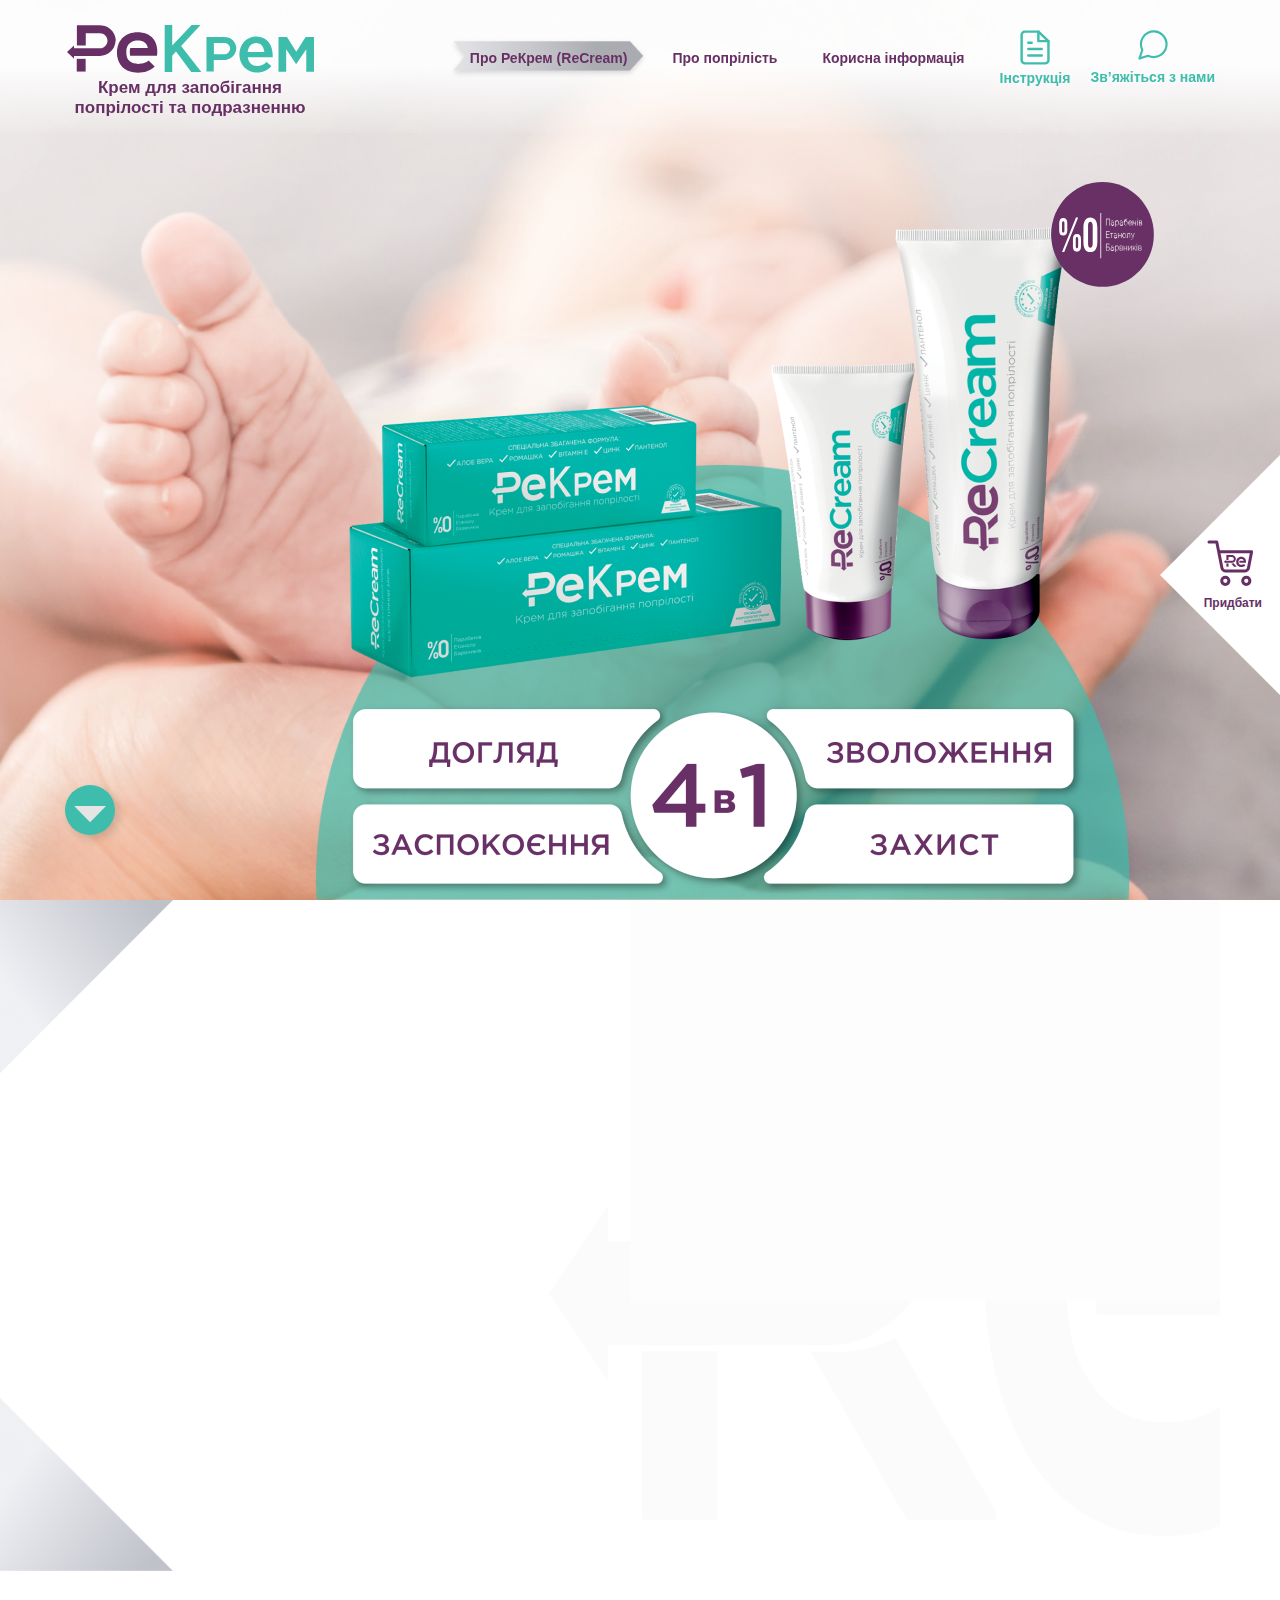
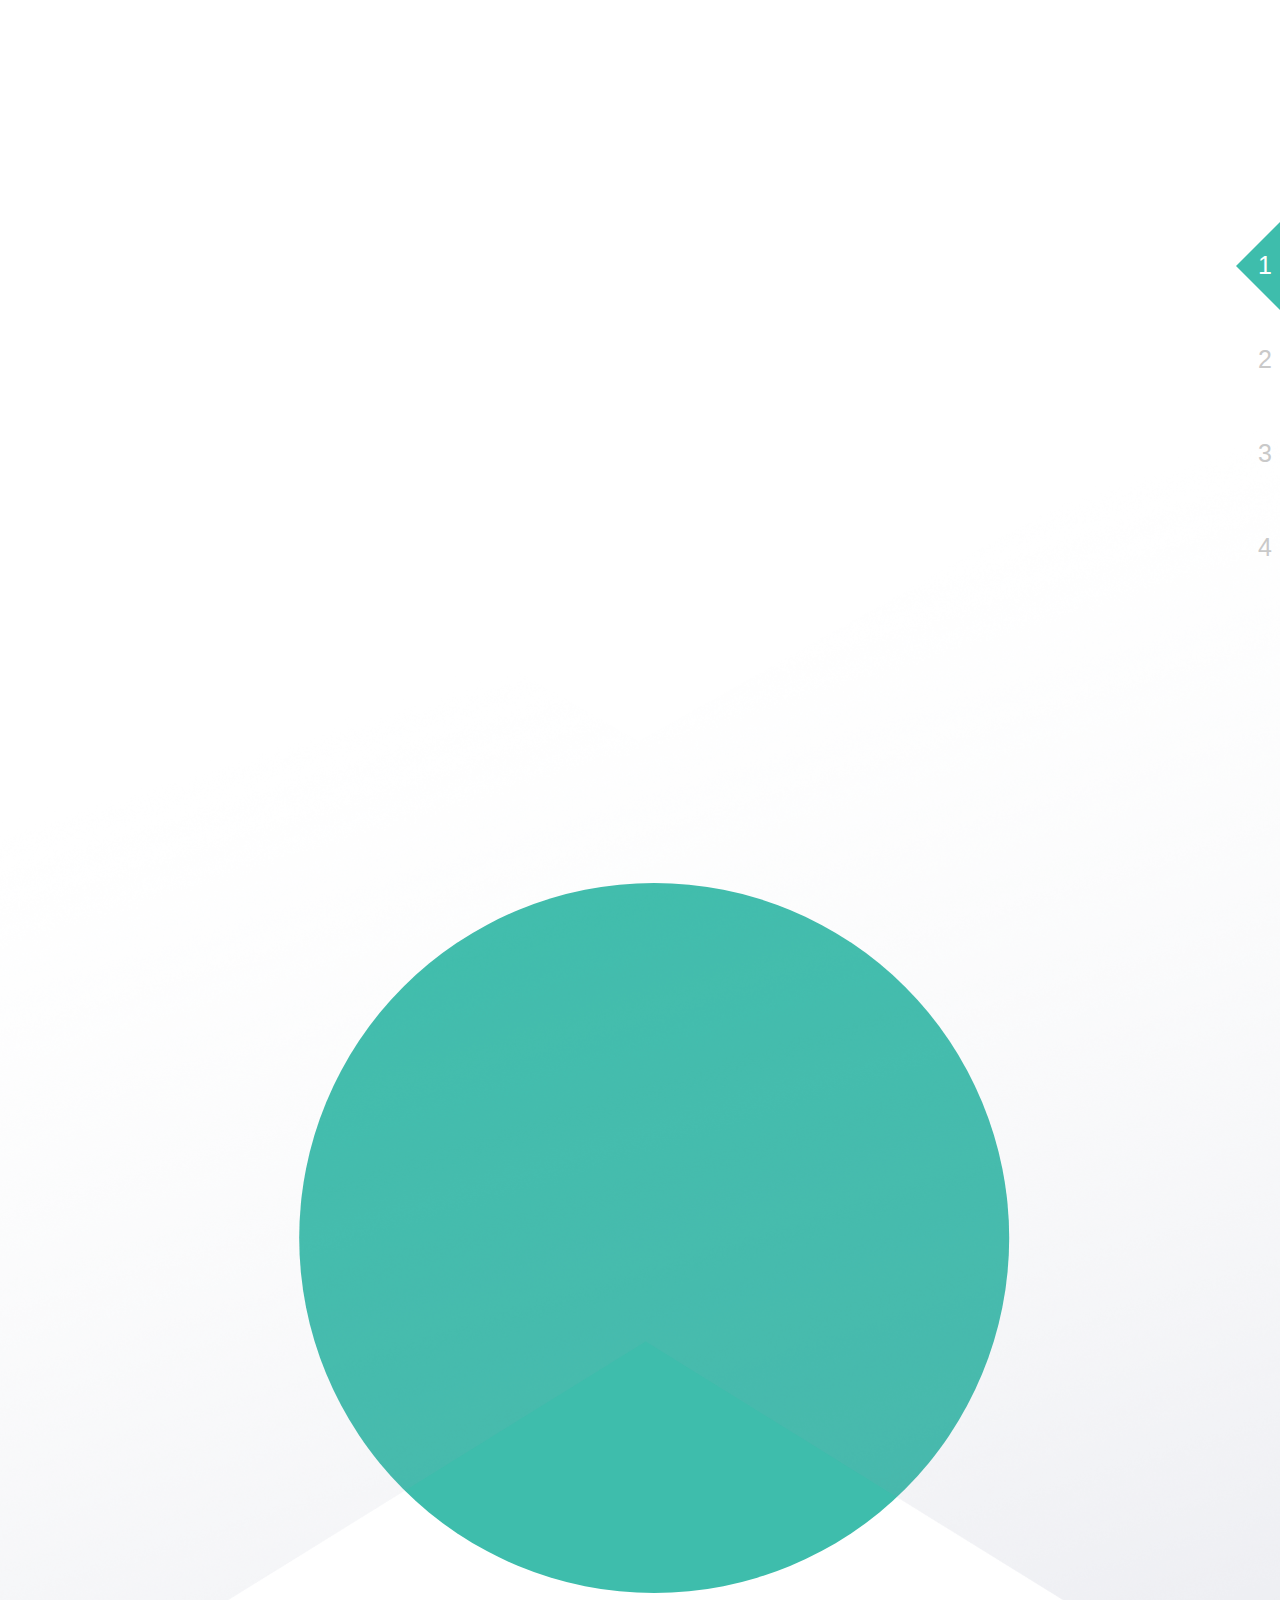
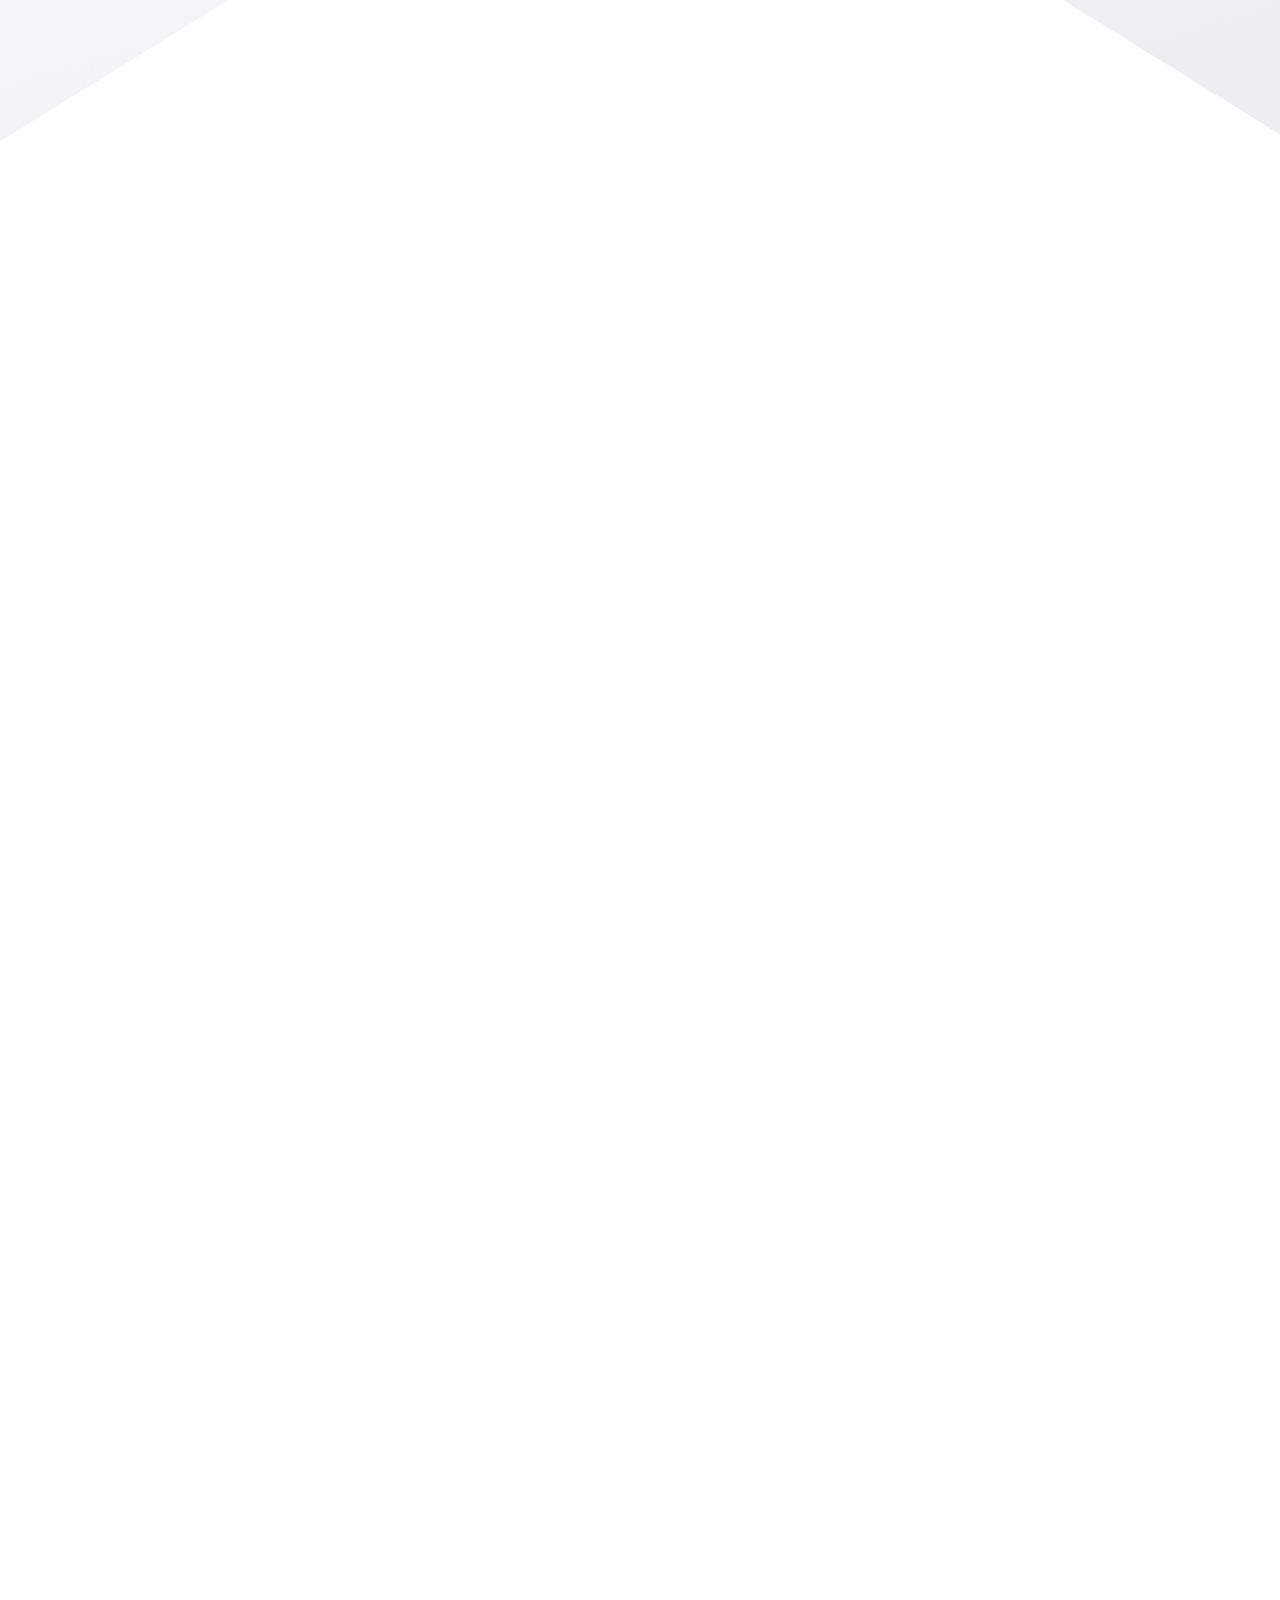
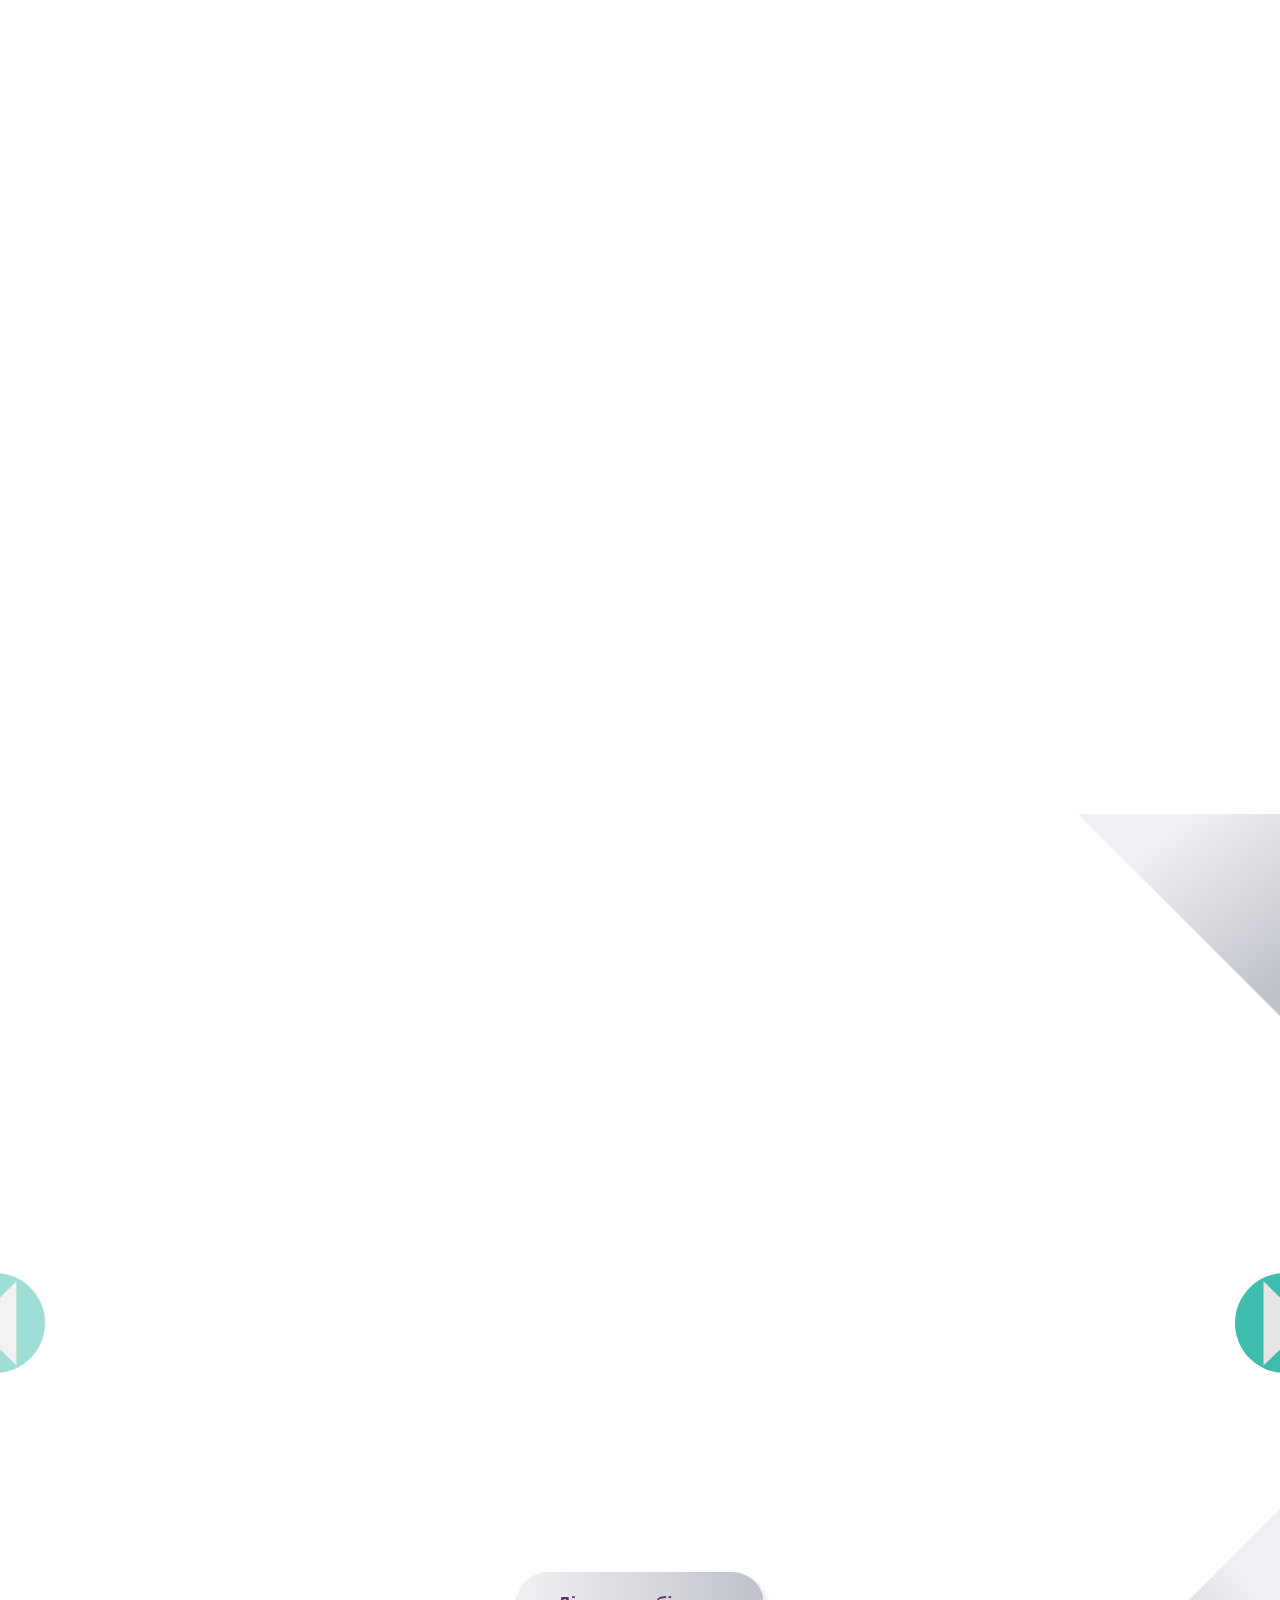
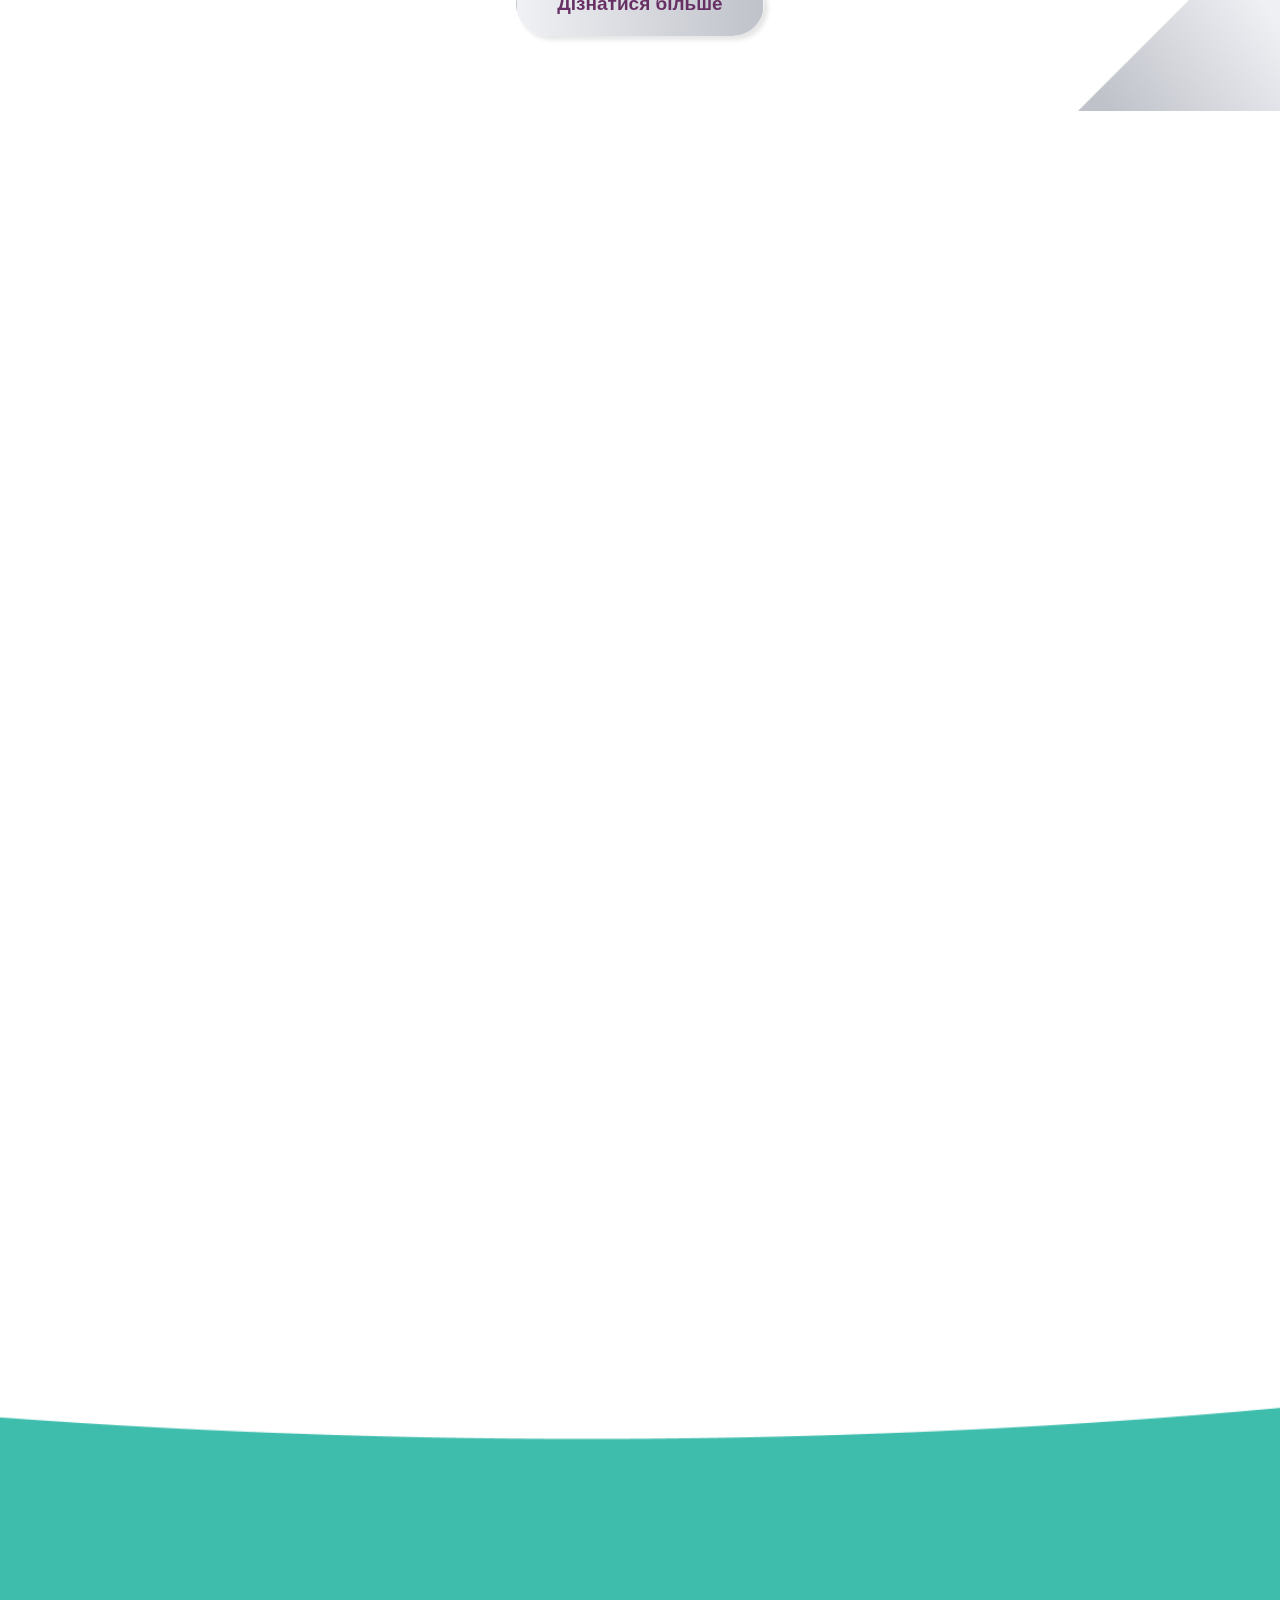
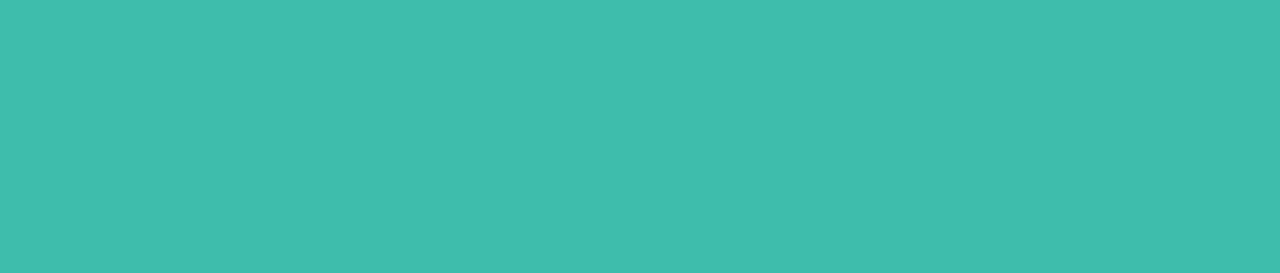
<file: index.html>
<!DOCTYPE html>
<html lang="uk">
<head>
  <meta charset="UTF-8">
  <meta http-equiv="X-UA-Compatible" content="IE=edge">
  <meta name="viewport" content="width=device-width, initial-scale=1.0">
  <link rel="stylesheet" href="./index.css">
  <link
    rel="stylesheet"
    href="https://cdn.jsdelivr.net/npm/swiper@9/swiper-bundle.min.css"
  />
  <link
    rel="stylesheet"
    href="https://unpkg.com/aos@2.3.1/dist/aos.css"
  >
  <title>РеКрем: запобігання попрілості та подразнення</title>
</head>
<body>
  <header data-aos="fade-down">
    <div class="container">
      <div class="header__wrapper">
        <div class="logo">
          <a href="./index.html">
            <img src="./images/logo--color.svg" alt="ReCream">
          </a>
          <p>
            <strong class="violet">
              Крем для запобігання попрілості та подразненню
            </strong>
          </p>
        </div>
        <nav class="header__nav">
          <ul class="header__nav-list">
            <li>
              <a href="./index.html" class="active">
                Про РеКрем (ReCream)
              </a>
            </li>
            <li>
              <a href="./aboutPage.html">
                Про попрілість
              </a>
            </li>
            <li>
              <a href="./usefullInfoPage.html">
                Корисна інформація
              </a>
            </li>
            <li>
              <ul class="header__nav-sublist">
                <li>
                  <a href="./files/ReCream_instruction.pdf" target="_blank">
                    <img src="./images/instruction-icon.svg" alt="Instruction">
                    Інструкція
                  </a>
                </li>
                <li>
                  <a class="open-modal">
                    <img src="./images/chat-icon.svg" alt="Chat">
                    Зв’яжіться з нами
                  </a>
                </li>
              </ul>
            </li>
          </ul>
        </nav>
      </div>
      <div class="header-mobile">
        <div class="logo">
          <img src="./images/logo--color.svg" alt="ReCream">
          <p>
            <strong class="violet">
              Крем для запобігання попрілості та подразненню
            </strong>
          </p>
        </div>
        <button class="burger-button">
          <div class="burger-button__background"></div>
        </button>
        <nav class="header-mobile-nav">
          <ul class="header-modile__nav-list">
            <li>
              <a href="./index.html">
                Про РеКрем (ReCream)
              </a>
            </li>
            <li>
              <a href="./aboutPage.html">
                Про попрілість
              </a>
            </li>
            <li>
              <a href="./usefullInfoPage.html">
                Корисна інформація
              </a>
            </li>
            <li>
              <ul class="header-mobile__nav-sublist">
                <li>
                  <a href="./files/ReCream_instruction.pdf" target="_blank">
                    <img src="./images/instruction-icon.svg" alt="Instruction">
                    Інструкція
                  </a>
                </li>
                <li>
                  <a class="open-modal">
                    <img src="./images/chat-icon.svg" alt="Chat">
                    Зв’яжіться з нами
                  </a>
                </li>
              </ul>
            </li>
          </ul>
        </nav>
      </div>
    </div>
  </header>
  <main>
    <section class="section-greeting--main">
      <div class="greeting-background">
        <img src="./images/greeting-background--main.png" alt="ReCream">
      </div>
      <div class="container container--greeting">
        <div data-aos="zoom-in" class="greeting__content greeting__content--main">
          <div class="greeting__content--main__description">
            <img src="./images/greeting-main-img.png" alt="ReCream">
          </div>
        </div>
        <a href="#about-reCream" class="toContent toContent--greeting">
          <svg width="44" height="22" viewBox="0 0 44 22" xmlns="http://www.w3.org/2000/svg">
            <path d="M43.3491 0L21.7931 22L0.237122 0H43.3491Z"/>
          </svg>
        </a>
      </div>
      <a href="#buy-reCream" class="buy buy--white-main">
        <img src="./images/cart-icon.svg" alt="Cart">
        <strong class="violet">Придбати</strong>
      </a>
    </section>
    <section id="about-reCream" class="section section-about--main">
      <div class="container">
        <div class="about__content">
          <div class="about__content-overlay"></div>
          <img data-aos="fade-down-right" src="./images/about--main-photo.png" alt="ReCream">
          <div data-aos="fade-up-left" class="about__content-text">
            <h2 class="about__title">
              Про
              <span>
                <img src="./images/recream-logo-text.png" alt="ReCream">
              </span>
              &#40;Re<span class="blue">Cream</span>&#41;
            </h2>
            <p>
              Французький інноваційний косметичний засіб, що поєднує допоміжний натуральний склад з урахуванням
              досвіду минулого і співвідношенням сучасного в приємному дизайні. Завдяки спеціальній розробленій
              формулі <strong class="violet">Ре</strong><strong class="blue">Крем</strong>
              <strong>
                4в1
              </strong>
              забезпечує швидкий механізм дії при
              <strong class="blue">догляді</strong>,
              <strong class="blue">зволоженні</strong>,
              <strong class="blue">заспокоєнні</strong> та <strong class="blue">захисті</strong>
              шкіри. <strong class="violet">Ре</strong><strong class="blue">Крем</strong>
              (<strong class="violet">Re</strong><strong class="blue">Cream</strong>) — це комплексний підхід у
              боротьбі з попрілістю, подразненням та почервонінням шкіри.
            </p>
            <div class="about__links">
              <a href="./chafingBaby.html">
                Дізнатися більше
              </a>
              <a href="./files/ReCream_instruction.pdf" target="_blank">
                Інструкція
              </a>
            </div>
          </div>
        </div>
      </div>
    </section>
    <section class="section section-applying--main">
      <div class="container">
        <h2 data-aos="fade-down">
          Показання <span class="blue">до застосування</span>
        </h2>
        <p data-aos="fade-down" class="with--background">
          <strong class="blue">
            РеКрем (ReCream) створений для зовнішнього щоденного застосування дорослим та дітям з перших днів життя
          </strong>
        </p>
        <div class="applying__tab-buttons">
          <button
            type="button"
            class="applying__tab-button active"
            onclick="showTabContent(0)"
            >
            1
          </button>
          <button
            type="button"
            class="applying__tab-button"
            onclick="showTabContent(1)"
          >
            2
          </button>
          <button
            type="button"
            class="applying__tab-button"
            onclick="showTabContent(2)"
            >
            3
          </button>
          <button
            type="button"
            class="applying__tab-button"
            onclick="showTabContent(3)"
            >
            4
          </button>
        </div>
        <div class="applying__tab-content active">
          <div class="applying__tab-cards">
            <div data-aos="flip-down" class="applying__tab-card">
              <div class="applying__tab-card-decoration">
                <img src="./images/baby-icon.svg" alt="">
              </div>
              <div class="applying__tab-card-description">
                <h3>
                  Попрілість
                </h3>
                <p>
                  Для запобігання та лікування легких та складних форм попрілості, в тому числі при пелюшковому
                  дерматиті в новонароджених і дітей раннього віку
                </p>
              </div>
            </div>
            <div data-aos="flip-down" class="applying__tab-card">
              <div class="applying__tab-card-decoration">
                <img src="./images/girl-icon.svg" alt="">
              </div>
              <div class="applying__tab-card-description">
                <h3>
                  Подразнення та почервоніння
                </h3>
                <p>
                  При подразненні та сухості шкіри, а також механічних пошкодженнях шкіри (подряпини, рани)
                  у дітей та дорослих
                </p>
              </div>
            </div>
            <div data-aos="flip-down" class="applying__tab-card">
              <div class="applying__tab-card-decoration">
                <img src="./images/boobs-icon.svg" alt="">
              </div>
              <div class="applying__tab-card-description">
                <h3>
                  Догляд за молочними залозами
                </h3>
                <p>
                  Допомагає у догляді за молочними залозами у жінок при тріщинах сосків під час годування дитини
                </p>
              </div>
            </div>
          </div>
        </div>
        <div class="applying__tab-content">
          <div class="applying__tab-cards">
            <div data-aos="flip-down" class="applying__tab-card">
              <div class="applying__tab-card-decoration">
                <img src="./images/baby-icon.svg" alt="">
              </div>
              <div class="applying__tab-card-description">
                <h3>
                  Попрілість1
                </h3>
                <p>
                  Для запобігання та лікування легких та складних форм попрілості, в тому числі при пелюшковому
                  дерматиті в новонароджених і дітей раннього віку
                </p>
              </div>
            </div>
            <div data-aos="flip-down" class="applying__tab-card">
              <div class="applying__tab-card-decoration">
                <img src="./images/girl-icon.svg" alt="">
              </div>
              <div class="applying__tab-card-description">
                <h3>
                  Подразнення та почервоніння
                </h3>
                <p>
                  При подразненні та сухості шкіри, а також механічних пошкодженнях шкіри (подряпини, рани)
                  у дітей та дорослих
                </p>
              </div>
            </div>
            <div data-aos="flip-down" class="applying__tab-card">
              <div class="applying__tab-card-decoration">
                <img src="./images/boobs-icon.svg" alt="">
              </div>
              <div class="applying__tab-card-description">
                <h3>
                  Догляд за молочними залозами
                </h3>
                <p>
                  Допомагає у догляді за молочними залозами у жінок при тріщинах сосків під час годування дитини
                </p>
              </div>
            </div>
          </div>
        </div>
        <div class="applying__tab-content">
          <div class="applying__tab-cards">
            <div data-aos="flip-down" class="applying__tab-card">
              <div class="applying__tab-card-decoration">
                <img src="./images/baby-icon.svg" alt="">
              </div>
              <div class="applying__tab-card-description">
                <h3>
                  Попрілість2
                </h3>
                <p>
                  Для запобігання та лікування легких та складних форм попрілості, в тому числі при пелюшковому
                  дерматиті в новонароджених і дітей раннього віку
                </p>
              </div>
            </div>
            <div data-aos="flip-down" class="applying__tab-card">
              <div class="applying__tab-card-decoration">
                <img src="./images/girl-icon.svg" alt="">
              </div>
              <div class="applying__tab-card-description">
                <h3>
                  Подразнення та почервоніння
                </h3>
                <p>
                  При подразненні та сухості шкіри, а також механічних пошкодженнях шкіри (подряпини, рани)
                  у дітей та дорослих
                </p>
              </div>
            </div>
            <div data-aos="flip-down" class="applying__tab-card">
              <div class="applying__tab-card-decoration">
                <img src="./images/boobs-icon.svg" alt="">
              </div>
              <div class="applying__tab-card-description">
                <h3>
                  Догляд за молочними залозами
                </h3>
                <p>
                  Допомагає у догляді за молочними залозами у жінок при тріщинах сосків під час годування дитини
                </p>
              </div>
            </div>
          </div>
        </div>
        <div class="applying__tab-content">
          <div class="applying__tab-cards">
            <div data-aos="flip-down" class="applying__tab-card">
              <div class="applying__tab-card-decoration">
                <img src="./images/baby-icon.svg" alt="">
              </div>
              <div class="applying__tab-card-description">
                <h3>
                  Попрілість3
                </h3>
                <p>
                  Для запобігання та лікування легких та складних форм попрілості, в тому числі при пелюшковому
                  дерматиті в новонароджених і дітей раннього віку
                </p>
              </div>
            </div>
            <div data-aos="flip-down" class="applying__tab-card">
              <div class="applying__tab-card-decoration">
                <img src="./images/girl-icon.svg" alt="">
              </div>
              <div class="applying__tab-card-description">
                <h3>
                  Подразнення та почервоніння
                </h3>
                <p>
                  При подразненні та сухості шкіри, а також механічних пошкодженнях шкіри (подряпини, рани)
                  у дітей та дорослих
                </p>
              </div>
            </div>
            <div data-aos="flip-down" class="applying__tab-card">
              <div class="applying__tab-card-decoration">
                <img src="./images/boobs-icon.svg" alt="">
              </div>
              <div class="applying__tab-card-description">
                <h3>
                  Догляд за молочними залозами
                </h3>
                <p>
                  Допомагає у догляді за молочними залозами у жінок при тріщинах сосків під час годування дитини
                </p>
              </div>
            </div>
          </div>
        </div>
      </div>
    </section>
    <section class="section section-advatages--main">
      <div class="container">
        <h2 data-aos="fade-down">
          Переваги Ре<span class="blue">Крем</span>
        </h2>
        <p data-aos="fade-down" class="with--background">
          <strong class="blue">
            Компоненти РеКрем (ReCream) допомагають доглянути-зволожити-заспокоїти-захистити шкіру
          </strong>
        </p>
        <div class="advantages__content">
          <div data-aos="zoom-in-right" class="advantages__content-row advantages__content-row--1">
            <div class="advantages__content-text">
              <p>
                <strong class="violet">Пом’якшує</strong>
                <strong class="blue">ніжну шкіру малюка</strong>
              </p>
            </div>
            <div class="advantages__content-text">
              <p>
                <strong class="violet">Запобігає</strong>
                <strong class="blue">появі попрілості та почервоніння</strong>
              </p>
            </div>
            <div class="advantages__content-text">
              <p>
                <strong class="violet">Підвищує</strong>
                <strong class="blue">захисну здатність шкіри</strong>
              </p>
            </div>
          </div>
          <div data-aos="zoom-in" class="advantages__content-row advantages__content-row--2">
            <img src="./images/cream__tube.png" alt="ReCream">
          </div>
          <div data-aos="zoom-in-left" class="advantages__content-row advantages__content-row--3">
            <div class="advantages__content-text">
              <p>
                <strong class="blue">Захищає</strong>
                <strong class="violet">баланс вологи шкіри</strong>
              </p>
            </div>
            <div class="advantages__content-text">
              <p>
                <strong class="blue">Заспокоює</strong>
                <strong class="violet">чутливу шкіру</strong>
              </p>
            </div>
            <div class="advantages__content-text">
              <p>
                <strong class="violet">Крем</strong>
                <strong class="blue">не містить</strong>
                <strong class="violet">парабенів, етанолу і барвників</strong>
              </p>
            </div>
          </div>
        </div>
      </div>
    </section>
    <section class="section section-chafing--main">
      <div class="container">
        <h2 data-aos="fade-down">
          Про <strong class="blue">попрілість</strong>
        </h2>
        <div data-aos="fade-down" class="chafing__text">
          <p>
            <strong class="violet">Попрілість</strong> — це запалення на шкірі у дорослих та дітей, що виникає в
            результаті потрапляння вологи і тертя складок шкіри між собою, з одягом чи підгузком. Це
            призводить до почервоніння, подразнення, набряку, тріщинок і запалення шкірного покриву. Піт, сеча і
            екскременти можуть посилити проблему, також спровокувати інфекцію. Попрілостям можна запобігти та
            успішно боротися з ними, зазвичай попрілості спостерігаються в ділянках паху, сідниць, під грудьми
            (у жінок), складки на животі (у огрядних людей)
          </p>
          <h3>
            Чому діти страждають найбільше від попрілостей?
          </h3>
          <p>
            Шкіра у новонароджених дуже ніжна, вразлива, чутлива і вимагає особливої уваги і догляду. Попрілість
            (пелюшковий дерматит) — одна з найпоширенішених пробем у догляді за немовлятами
          </p>
        </div>
        <div data-aos="fade-down" class="chafing__about">
          <div class="chafing__about-title">
            <h3>
              <strong class="blue">
                Що таке попрілість?
              </strong>
            </h3>
          </div>
          <div class="chafing__img">
            <h3>
              <strong class="blue">
                мамина турбота в зручному тюбику
              </strong>
            </h3>
            <img src="./images/baby-ass-img.png" alt="Мамина турбота в зручному тюбику">
          </div>
        </div>
      </div>
    </section>
    <section class="section section-cream--main">
      <div class="container">
        <h2 data-aos="fade-down">
          Ре<strong class="blue">Крем</strong> (Re<strong class="blue">Cream</strong>)
          <br>
          Ваш найкращий спосіб зберегти своє здоров’я та молодість
        </h2>
        <div class="cream__content">
          <div data-aos="fade-right" class="cream__content-row">
            <img src="./images/cream-decorator-arrow.png">
            <div class="cream__content-text">
              <p>
                <strong>Існує багато факторів, які негативно впливають на нашу шкіру.</strong>
                Суворі погодні умови, сезонні та вікові зміни, гормональні збої - все це може стати причиною для
                сухості або дерматиту. Шкірний покрив - це зовнішній бар’єр організму, який хоч і виконує захисну
                функцію, проте також потребує догляду. Універсальний засіб РеКрем від французької компанії
                «Біокодекс» зробить вашу шкіру м’якою та доглянутою. Завдяки комплексу природних компонентів,
                ви відчуєте зміни вже після першого застосування.
              </p>
              <p>
                Крем РеКрем (ReCream) підходить як дорослим, так і дітям. Його можна використовувати при
                подразненні шкіри, почервонінні, попрілості. До його складу входять: ромашка, звіробій, алое вера,
                ланолін, цинк, вазелін, парафін, пантенол, гліцерин, мигдальне масло, бджолиний віск і вітамін Е.
                Цей універсальний засіб не тільки знизить дискомфорт та заспокоїть подразнену шкіру, але і
                відновить її захисний шар, не залишаючи при цьому липкої плівки.
              </p>
              <p>
                <strong class="violet">
                  Серед головних переваг косметичного засобу від компанії «Біокодекс», можна виокремити наступні:
                </strong>
              </p>
              <ul>
                <li>
                  поліпшення загального стану шкіри
                </li>
                <li>
                  захист від негативного впливу зовнішніх факторів
                </li>
                <li>
                  попередження патологічних порушень
                </li>
                <li>
                  ефективна протидія дерматологічним проблемам
                </li>
                <li>
                  комплексний догляд для всіх типів шкіри
                </li>
              </ul>
              <p>
                Замовляйте РеКрем прямо зараз, щоб якомога швидше почати дбати про свою шкіру. Оформити онлайн
                замовлення можна через сайти наших партнерів - Tabletki.ua, Parfums и Liki24. Також запитуйте
                цей універсальний засіб в аптеках свого міста.
              </p>
            </div>
            <img src="./images/cream-decorator-arrow.png">
          </div>
          <div data-aos="fade-left" class="cream__content-row">
            <div class="cream__content-text">
              <h3>
                <strong class="blue">
                  Чому крем РеКрем (ReCream) вважається найкращим зволожуючим кремом для обличчя та тіла
                </strong>
              </h3>
              <p>
                Обираючи косметику для догляду необхідно враховувати деякі фактори, зокрема склад
                продукту та тип вашої шкіри. Якщо вам потрібен крем, який буде забезпечувати живильний
                ефект, то в його основі мають переважати органічні компоненти, адже наявність парабенів та
                консервантів може негативно вплинути на верхній шар епідермісу та стати причиною
                подразнень або лущення шкіри
              </p>
              <p>
                <strong>
                  Щоб засіб для догляду виявився максимально ефективним, слід враховувати наступні нюанси:
                </strong>
              </p>
              <ul>
                <li>
                  індивідуальні особливості організму
                </li>
                <li>
                  тип шкіри
                </li>
                <li>
                  склад та термін зберігання продукту
                </li>
                <li>
                  виробник
                </li>
              </ul>
              <p>
                Заспокійливий крем РеКрем відноситься до комплексних засобів, тому підходить як для дітей, так і
                для дорослих. У ньому немає етанолу, барвників, парабенів, консервантів, синтетичних ароматизаторів
                та токсичних речовин. Це ідеальне рішення для жінок під час грудного вигодовування, оскільки крем
                допомагає у догляді за молочними залозами та запобігає утворенню тріщин або подразнень.
              </p>
              <p>
                Завдяки гіпоалергенним особливостям та органічному складу, цей засіб можна також використовувати в
                якості дитячого зволожуючого крему. Якщо у новонародженого спостерігаються попрілості, достатньо
                очистити шкіру  та нанести на неї РеКрем тонким шаром. Проте не слід використовувати присипку та
                крем одночасно.
              </p>
            </div>
            <div class="cream__content-text">
              <h3>
                <strong class="blue">
                  Зволожуючий крем для тіла РеКрем (ReCream) – Запорука здорової та доглянутої шкіри
                </strong>
              </h3>
              <p>
                Регулярне застосування універсального зволожуючого засобу РеКрем зробить вашу шкіру пружною та
                захищеною від зовнішніх подразників. Ви надовго забудете про сухість і лущення на всьому тілі, а
                також зможете захистити шкірний покрив свого малюка. Більш того, РеКрем підходить для догляду за
                шкірою літніх людей та лежачих хворих.
              </p>
              <p>
                <strong>
                  Якщо вас зацікавив наш продукт, зробіть замовлення на онлайн-сервісах наших партнерів, вказаних
                  на сайті. Користуйтеся тільки якісними косметичними засобами!
                </strong>
              </p>
            </div>
          </div>
        </div>
      </div>
    </section>
    <section class="section section--useful--main">
      <div class="container container--useful--main">
        <h2 data-aos="fade-up">
          Корисна <strong class="blue">інформація</strong>
        </h2>
        <div class="useful__content">
          <div data-aos="fade-up" class="swiper useful__content-slider">
            <div class="swiper-wrapper useful__content-slider-wrapper">
              <div class="swiper-slide useful__content-slider-item">
                <div class="useful__content-slider-card">
                  <div class="useful__content-slider-item-photo">
                    <img src="./images/useful__slider-photo-1.jpg" alt="Профілактика та лікування атопічного дерматиту у дорослих">
                  </div>
                  <h3>
                    Профілактика та лікування атопічного дерматиту у дорослих
                  </h3>
                  <p>
                    Наша шкіра – це перший індикатор стану організму. Будь-які прояви у вигляді сверблячки,
                    почервоніння, лущення, печіння або висипів можуть бути симптомами атопічного дерматиту
                  </p>
                  <a href="./articleFirst.html" class="toContent toContent--small">
                    <svg width="44" height="22" viewBox="0 0 44 22" xmlns="http://www.w3.org/2000/svg">
                      <path d="M43.3491 0L21.7931 22L0.237122 0H43.3491Z"/>
                    </svg>
                  </a>
                </div>
              </div>
              <div class="swiper-slide useful__content-slider-item">
                <div class="useful__content-slider-card">
                  <div class="useful__content-slider-item-photo">
                    <img src="./images/useful__slider-photo-2.jpg" alt="Діагностики та профілактики пелюшкового дерматиту у дітей">
                  </div>
                  <h3>
                    Діагностики та профілактики пелюшкового дерматиту у дітей
                  </h3>
                  <p>
                    Існує багато причин, які спонукають батьків звертатися до дитячого лікаря, але найчастіше це відбувається
                    через різні висипання на тілі малечі. Пелюшковий дерматит у хлопчиків та дівчаток
                  </p>
                  <a href="./articleFirst.html" class="toContent toContent--small">
                    <svg width="44" height="22" viewBox="0 0 44 22" xmlns="http://www.w3.org/2000/svg">
                      <path d="M43.3491 0L21.7931 22L0.237122 0H43.3491Z"/>
                    </svg>
                  </a>
                </div>
              </div>
              <div class="swiper-slide useful__content-slider-item">
                <div class="useful__content-slider-card">
                  <div class="useful__content-slider-item-photo">
                    <img src="./images/useful__slider-photo-3.jpg" alt="Як і чому виникає пелюшковий дерматит?">
                  </div>
                  <h3>
                    Як і чому виникає пелюшковий дерматит?
                  </h3>
                  <p>
                    Подразнення шкірного покриву через тривалий контакт з випорожненнями, а також порушення
                    відведення поту – це одні з найпоширеніших проблем, які властиві новонародженим дітям.
                  </p>
                  <a href="./articleFirst.html" class="toContent toContent--small">
                    <svg width="44" height="22" viewBox="0 0 44 22" xmlns="http://www.w3.org/2000/svg">
                      <path d="M43.3491 0L21.7931 22L0.237122 0H43.3491Z"/>
                    </svg>
                  </a>
                </div>
              </div>
              <div class="swiper-slide useful__content-slider-item">
                <div class="useful__content-slider-card">
                  <div class="useful__content-slider-item-photo">
                    <img src="./images/useful__slider-photo-4.jpg" alt="Як обрати мазь для загоєння ран?">
                  </div>
                  <h3>
                    Як обрати мазь для загоєння ран?
                  </h3>
                  <p>
                    Існує безліч причин, через які на нашій шкірі можуть утворюватися рани. Хтось необачно
                    поводиться з побутовими предметами, інші ігнорують щоденний догляд або страждають на хронічні
                    захворювання. 
                  </p>
                  <a href="./articleFirst.html" class="toContent toContent--small">
                    <svg width="44" height="22" viewBox="0 0 44 22" xmlns="http://www.w3.org/2000/svg">
                      <path d="M43.3491 0L21.7931 22L0.237122 0H43.3491Z"/>
                    </svg>
                  </a>
                </div>
              </div>
              <div class="swiper-slide useful__content-slider-item">
                <div class="useful__content-slider-card">
                  <div class="useful__content-slider-item-photo">
                    <img src="./images/useful__slider-photo-1.jpg" alt="Профілактика та лікування атопічного дерматиту у дорослих">
                  </div>
                  <h3>
                    Профілактика та лікування атопічного дерматиту у дорослих
                  </h3>
                  <p>
                    Наша шкіра – це перший індикатор стану організму. Будь-які прояви у вигляді сверблячки,
                    почервоніння, лущення, печіння або висипів можуть бути симптомами атопічного дерматиту
                  </p>
                  <a href="./articleFirst.html" class="toContent toContent--small">
                    <svg width="44" height="22" viewBox="0 0 44 22" xmlns="http://www.w3.org/2000/svg">
                      <path d="M43.3491 0L21.7931 22L0.237122 0H43.3491Z"/>
                    </svg>
                  </a>
                </div>
              </div>
              <div class="swiper-slide useful__content-slider-item">
                <div class="useful__content-slider-card">
                  <div class="useful__content-slider-item-photo">
                    <img src="./images/useful__slider-photo-1.jpg" alt="Профілактика та лікування атопічного дерматиту у дорослих">
                  </div>
                  <h3>
                    Профілактика та лікування атопічного дерматиту у дорослих
                  </h3>
                  <p>
                    Наша шкіра – це перший індикатор стану організму. Будь-які прояви у вигляді сверблячки,
                    почервоніння, лущення, печіння або висипів можуть бути симптомами атопічного дерматиту
                  </p>
                  <a href="./articleFirst.html" class="toContent toContent--small">
                    <svg width="44" height="22" viewBox="0 0 44 22" xmlns="http://www.w3.org/2000/svg">
                      <path d="M43.3491 0L21.7931 22L0.237122 0H43.3491Z"/>
                    </svg>
                  </a>
                </div>
              </div>
              <div class="swiper-slide useful__content-slider-item">
                <div class="useful__content-slider-card">
                  <div class="useful__content-slider-item-photo">
                    <img src="./images/useful__slider-photo-1.jpg" alt="Профілактика та лікування атопічного дерматиту у дорослих">
                  </div>
                  <h3>
                    Профілактика та лікування атопічного дерматиту у дорослих
                  </h3>
                  <p>
                    Наша шкіра – це перший індикатор стану організму. Будь-які прояви у вигляді сверблячки,
                    почервоніння, лущення, печіння або висипів можуть бути симптомами атопічного дерматиту
                  </p>
                  <a href="./articleFirst.html" class="toContent toContent--small">
                    <svg width="44" height="22" viewBox="0 0 44 22" xmlns="http://www.w3.org/2000/svg">
                      <path d="M43.3491 0L21.7931 22L0.237122 0H43.3491Z"/>
                    </svg>
                  </a>
                </div>
              </div>
            </div>
          </div>
          <div class="swiper-button-prev useful__slider-button">
            <svg width="44" height="22" viewBox="0 0 44 22" xmlns="http://www.w3.org/2000/svg">
              <path d="M43.3491 0L21.7931 22L0.237122 0H43.3491Z"/>
            </svg>
          </div>
          <div class="swiper-button-next useful__slider-button">
            <svg width="44" height="22" viewBox="0 0 44 22" xmlns="http://www.w3.org/2000/svg">
              <path d="M43.3491 0L21.7931 22L0.237122 0H43.3491Z"/>
            </svg>
          </div>
          <a href="./usefullInfoPage.html">
            <strong class="violet">
              Дізнатися більше
            </strong>
          </a>
        </div>
      </div>
    </section>
    <section id="buy-reCream" class="section section--buy">
      <div class="container">
        <h2 data-aos="fade-up">
          Зручно замовити Ре<strong class="blue">Крем online</strong>
        </h2>
        <div class="buy__cards">
          <div data-aos="flip-down" data-aos-delay="500" class="buy__card">
            <img src="./images/tabletki__logo.png" alt="Tabletki">
            <p>
              <strong class="violet">
                Забронювати зі знижкою в найближчій аптеці
              </strong>
            </p>
            <a href="https://tabletki.ua/uk/ReCream/1016187/" target="_blank">
              <img src="./images/cart-icon--white.svg" alt="Забронювати">
              <strong>Забронювати</strong>
            </a>
          </div>
          <div data-aos="flip-down" data-aos-delay="500" class="buy__card">
            <img src="./images/parfum__logo.png" alt="Parfum">
            <p>
              <strong class="violet">
                Замовити в інтернет-магазині косметики з безкоштовною доставкою
              </strong>
            </p>
            <a 
              href="https://parfums.ua/product/krem-pod-podguzniki-ot-oprelostej-detskij-recream?utm_source=recream&utm_medium=where_to_buy&utm_campaign=recream_site"
              target="_blank"
            >
              <img src="./images/cart-icon--white.svg" alt="Придбати онлайн">
              <strong>Придбати онлайн</strong>
            </a>
          </div>
          <div data-aos="flip-down" data-aos-delay="500" class="buy__card">
            <img src="./images/liki__logo.png" alt="Liki24">
            <p>
              <strong class="violet">
                Замовити в найближчій аптеці з доставкою додому 
              </strong>
            </p>
            <a
              href="https://liki24.com/uk/p/rekrem-recream-krem-dlya-predotvrasheniya-oprelosti-krem-tuba-75-g/"
              target="_blank"
            >
              <img src="./images/cart-icon--white.svg" alt="Замовити з доставкою">
              <strong>Замовити з доставкою</strong>
            </a>
          </div>
        </div>
      </div>
    </section>
    <section class="section section--conect">
      <div class="container">
        <div data-aos="zoom-in" class="conect__wrapper">
          <div class="conect__background">
            <img src="./images/background-conect.png">
            <div class="connect__content">
              <img src="./images/conect__logo.svg" alt="ReCream">
              <h2>
                Зворотний зв’язок
              </h2>
              <p>
                Поділіться вашими враженнями від застосування продукту – надішліть повідомлення щодо
                якості чи небажаних явищ компанії-імпортеру.
              </p>
              <button type="button" class="open-modal">
                <strong class="blue">
                  Написати
                </strong>
              </button>
            </div>
          </div>
        </div>
      </div>
    </section>
    <section class="modal">
      <div class="modal__content">
        <button type="button" class="close-modal">
          <svg width="14" height="14" viewBox="0 0 14 14" xmlns="http://www.w3.org/2000/svg">
            <path d="M0.413849 11.6088C-0.13277 12.1554 -0.13277 13.0431 0.413849 13.5898C0.960468 14.1364 1.84818 14.1364 2.39479 13.5898L6.99951 8.98067L11.609 13.5858C12.1557 14.1324 13.0429 14.1324 13.5895 13.5858C14.1362 13.0392 14.1362 12.1515 13.5895 11.6049L8.98046 7.00016L13.5852 2.39107C14.1318 1.84445 14.1318 0.956742 13.5852 0.410123C13.0386 -0.136496 12.1508 -0.136496 11.6042 0.410123L6.99951 5.01921L2.39042 0.414495C1.8438 -0.132124 0.956095 -0.132124 0.409476 0.414495C-0.137143 0.961114 -0.137143 1.84882 0.409476 2.39544L5.01857 7.00016L0.413849 11.6092V11.6088Z"/>
          </svg>
        </button>
        <form>
          <input type="text" name="name" placeholder="Ім'я">
          <input type="email" name="email" placeholder="E-mail">
          <input type="text" name="theme" placeholder="Тема">
          <textarea name="message" placeholder="Повідомлення" rows="3"></textarea>
          <button type="submit">
            Відправити
          </button>
        </form>
      </div>
    </section>
  </main>
  <footer>
    <div class="container">
      <div data-aos="zoom-in" class="footer__wrappper">
        <p>
          Реклама косметичного засобу. РеКрем (ReCream) крем для запобігання попрілості. Висновок
          ДСЕЕ № 12.2-18-3 14477 від 02.07.2019 р. Перед застосуванням бажано проконсультуватися з лікарем та
          ознайомитися з інструкцією. Важливо: перед застосуванням перевірити на алергічну реакцію. У разі
          виникнення алергічної реакції, звернутися до лікаря. Для зовнішнього застосування.
          Не є лікарським засобом. Виробник: Beka Ilaç Ve Kimya San. Tic. Ltd. Şti. (ТОВ «Бека Ілач Ве Кім'я Сан.
          Тідж. Лтд. Шті.»), Туреччина. Імпортер: ТОВ «БІОКОДЕКС Україна» - компанія французької групи Biocodex,
          04073, м. Київ, пр. Степана Бандери, 28-А. Тел.: +38 044 237 77 84. Повідомлення щодо скарг на якість та
          небажані явища надсилати компанії-імпортеру на е-mail: quality@biocodex.ua або за телефоном. Тарифікація
          дзвінків згідно з тарифами Вашого оператора. Цей веб-сайт призначений для української аудиторії та
          підпорядковується правовим нормам, що діють в Україні.
        </p>
        <p>
          Цей веб-сайт призначений для української аудиторії та підпорядковується правовим нормам, що діють в Україні.
        </p>
        <p>
          Всі права захищені РеКрем 2023
        </p>
        <div class="footer__logos">
          <div class="logo logo--white">
            <a href="./index.html">
              <img src="./images/logo--white.svg" alt="ReCream">
            </a>
            <p>
                Крем для запобігання попрілості та подразненню
            </p>
          </div>
          <div class="links">
            <a href="https://www.facebook.com/RecreamUA/" target="_blank">
              <img src="./images/facebook-logo.svg" alt="Facebook">
            </a>
            <a href="https://www.instagram.com/recream_ua/?hl=uk" target="_blank">
              <img src="./images/instagram-logo.svg" alt="Instagram">
            </a>
          </div>
          <div class="biodex">
            <img src="./images/biodex-logo.svg" alt="Biodex">
          </div>
        </div>
      </div>
    </div>
  </footer>

  <script src="https://unpkg.com/aos@2.3.1/dist/aos.js"></script>
  <script src="https://cdn.jsdelivr.net/npm/swiper@9/swiper-bundle.min.js"></script>
  <script src="./index.js"></script>
</body>
</html>
</file>
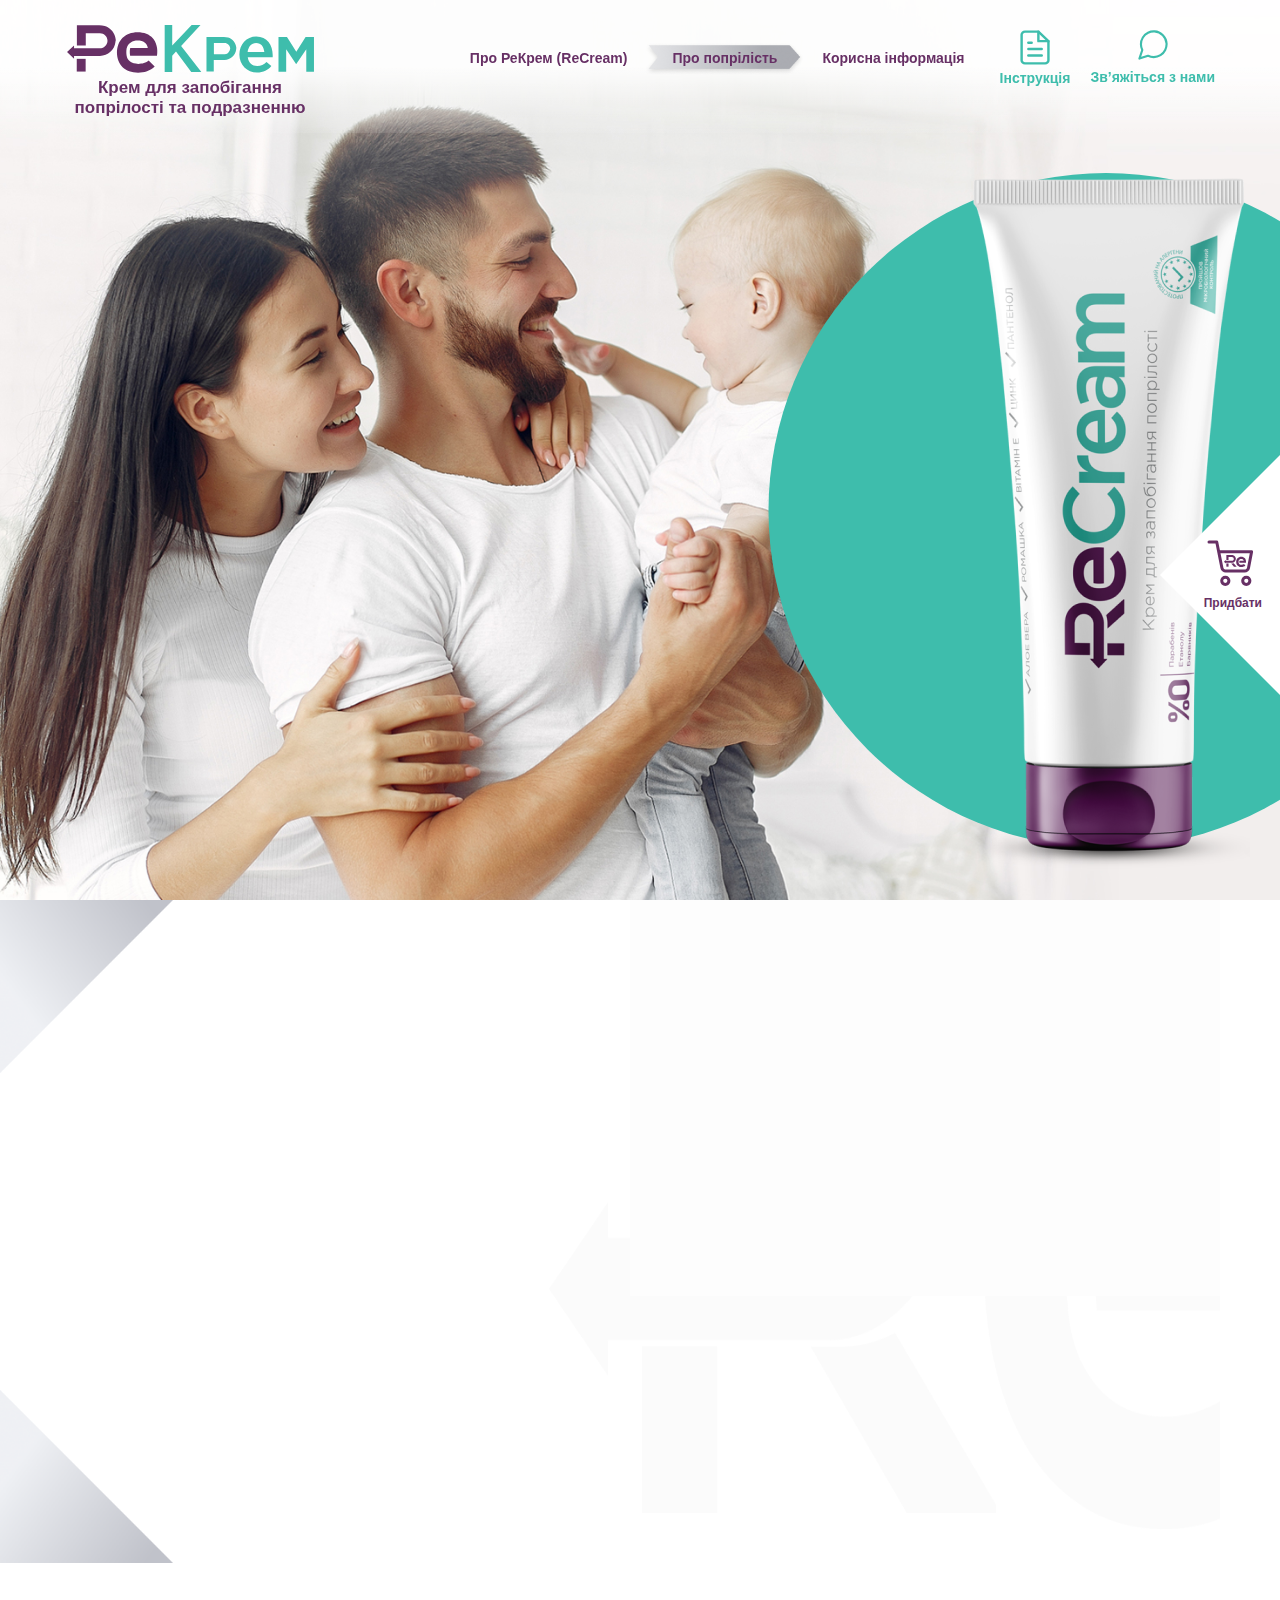
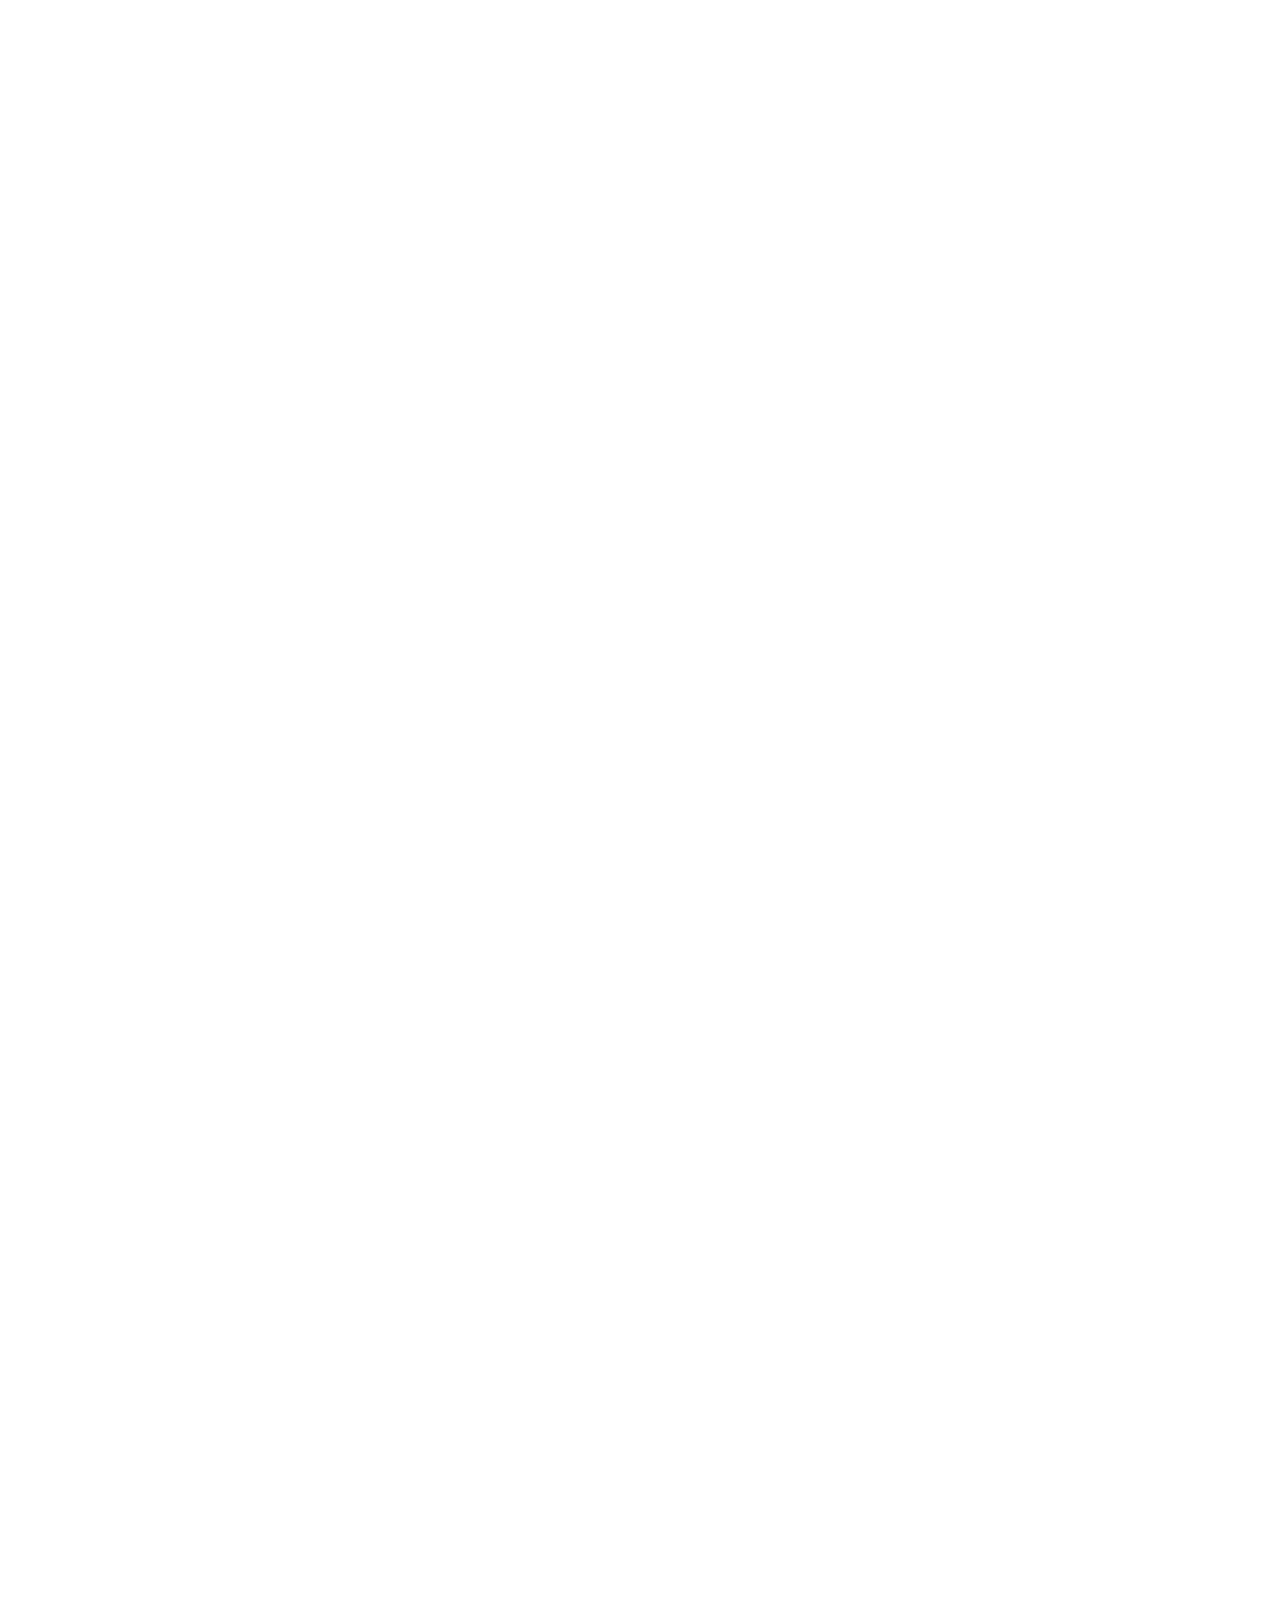
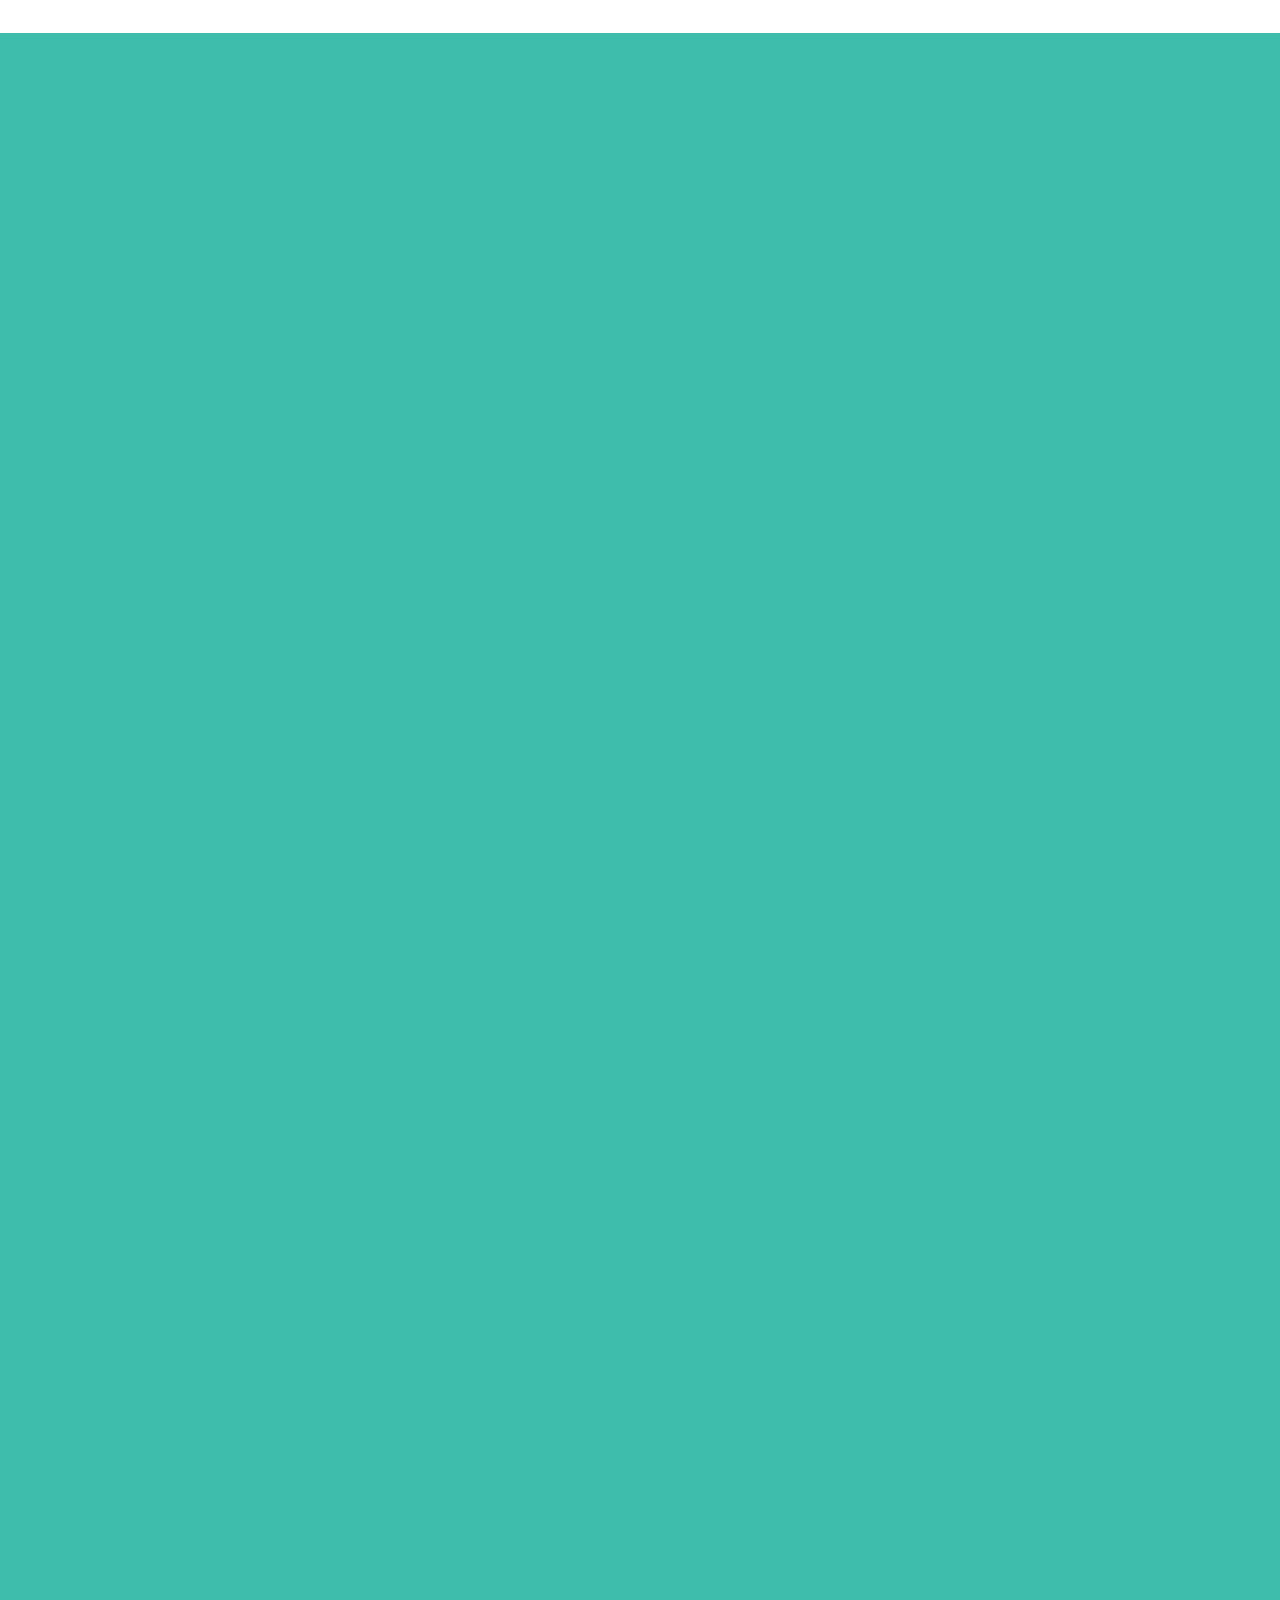
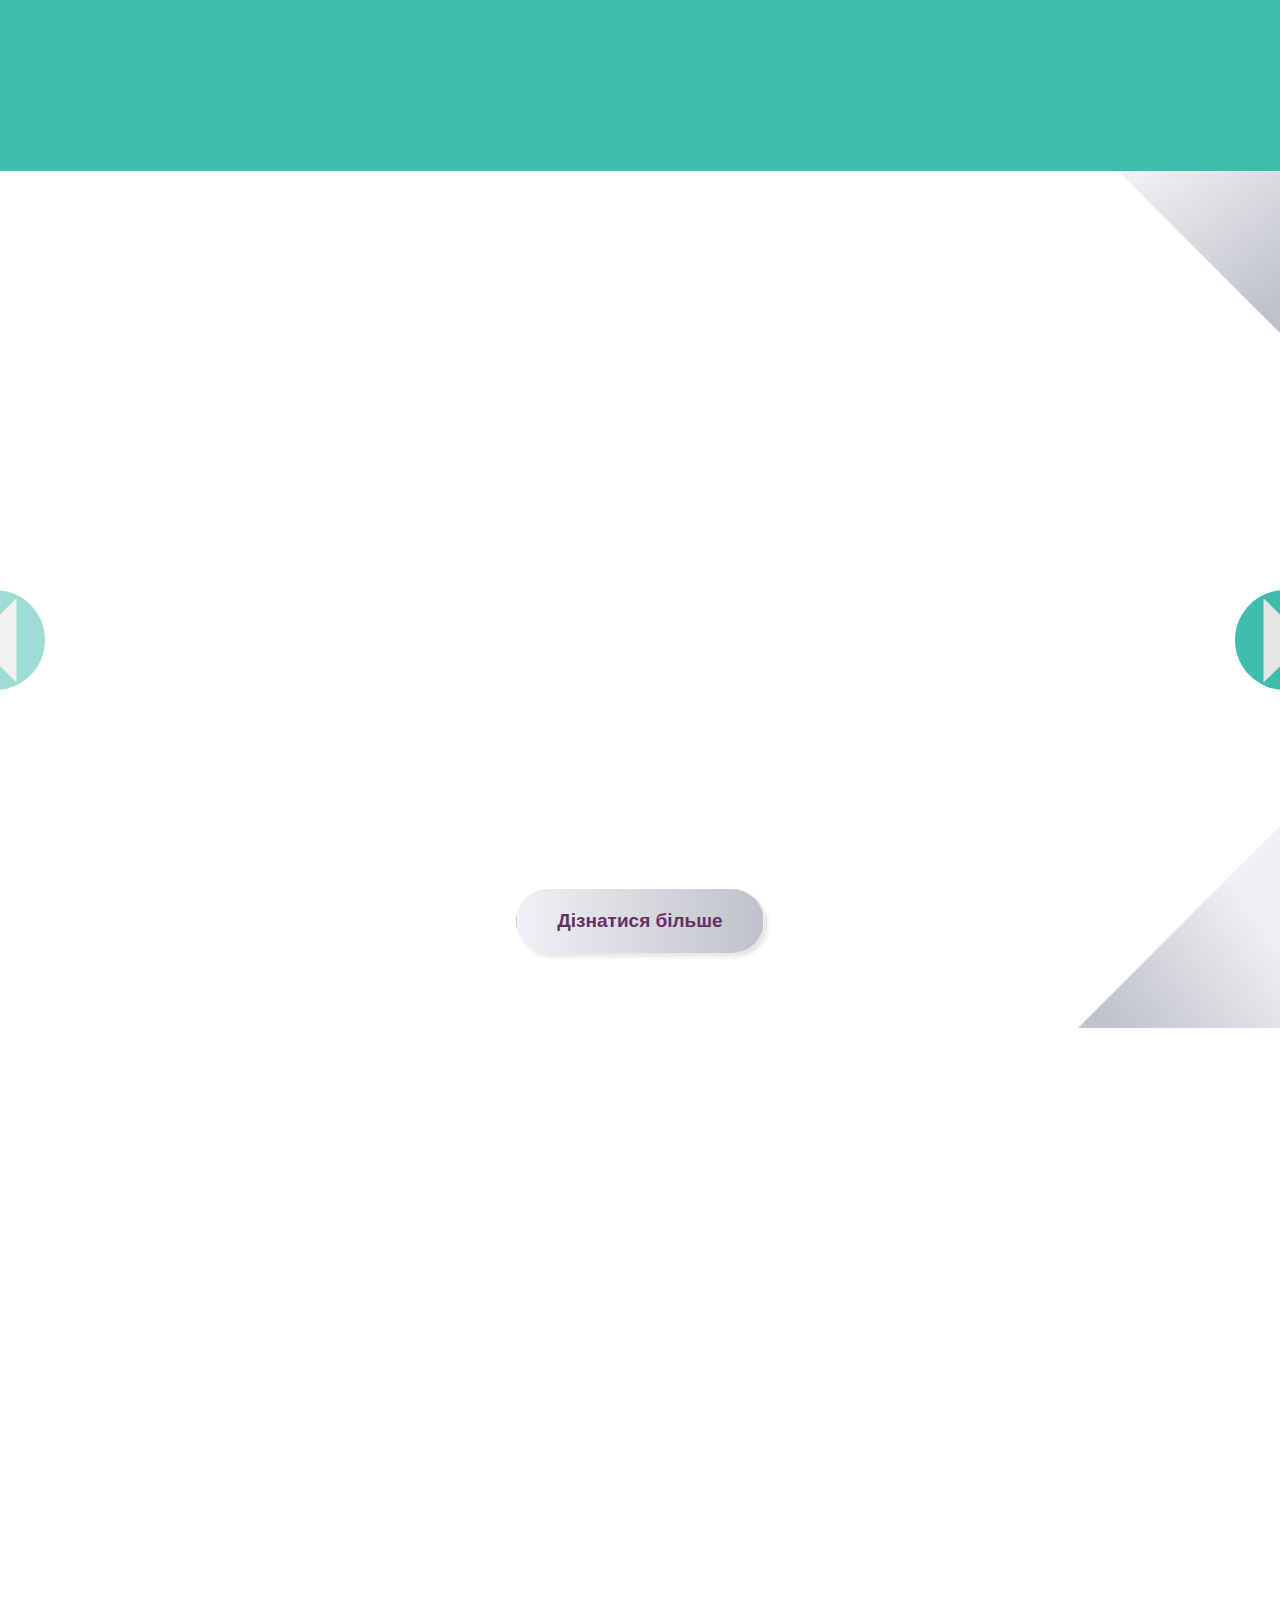
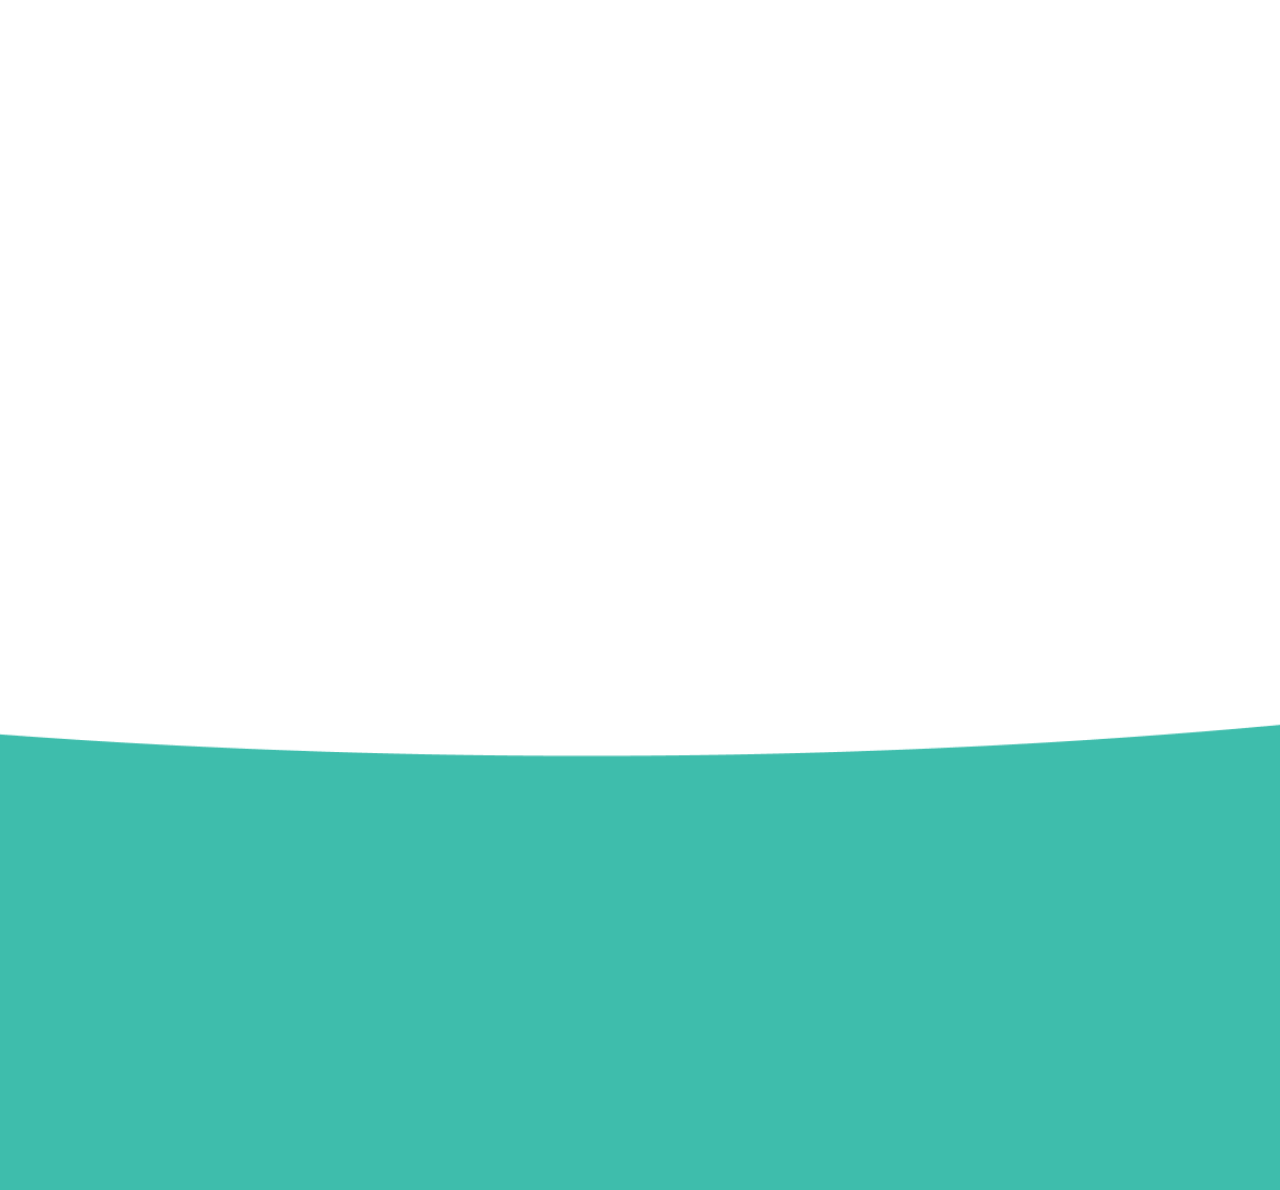
<file: aboutPage.html>
<!DOCTYPE html>
<html lang="uk">
<head>
  <meta charset="UTF-8">
  <meta http-equiv="X-UA-Compatible" content="IE=edge">
  <meta name="viewport" content="width=device-width, initial-scale=1.0">
  <link rel="stylesheet" href="./index.css">
  <link
    rel="stylesheet"
    href="https://cdn.jsdelivr.net/npm/swiper@9/swiper-bundle.min.css"
  />
  <link
    rel="stylesheet"
    href="https://unpkg.com/aos@2.3.1/dist/aos.css"
  >
  <title>РеКрем: про попрілість</title>
</head>
<body>
  <header data-aos="fade-down">
    <div class="container">
      <div class="header__wrapper">
        <div class="logo">
          <a href="./index.html">
            <img src="./images/logo--color.svg" alt="ReCream">
          </a>
          <p>
            <strong class="violet">
              Крем для запобігання попрілості та подразненню
            </strong>
          </p>
        </div>
        <nav class="header__nav">
          <ul class="header__nav-list">
            <li>
              <a href="./index.html">
                Про РеКрем (ReCream)
              </a>
            </li>
            <li>
              <a href="./aboutPage.html" class="active">
                Про попрілість
              </a>
            </li>
            <li>
              <a href="./usefullInfoPage.html">
                Корисна інформація
              </a>
            </li>
            <li>
              <ul class="header__nav-sublist">
                <li>
                  <a href="./files/ReCream_instruction.pdf" target="_blank">
                    <img src="./images/instruction-icon.svg" alt="Instruction">
                    Інструкція
                  </a>
                </li>
                <li>
                  <a class="open-modal">
                    <img src="./images/chat-icon.svg" alt="Chat">
                    Зв’яжіться з нами
                  </a>
                </li>
              </ul>
            </li>
          </ul>
        </nav>
      </div>
      <div class="header-mobile">
        <div class="logo">
          <img src="./images/logo--color.svg" alt="ReCream">
          <p>
            <strong class="violet">
              Крем для запобігання попрілості та подразненню
            </strong>
          </p>
        </div>
        <button class="burger-button">
          <div class="burger-button__background"></div>
        </button>
        <nav class="header-mobile-nav">
          <ul class="header-modile__nav-list">
            <li>
              <a href="./index.html">
                Про РеКрем (ReCream)
              </a>
            </li>
            <li>
              <a href="./aboutPage.html">
                Про попрілість
              </a>
            </li>
            <li>
              <a href="./usefullInfoPage.html">
                Корисна інформація
              </a>
            </li>
            <li>
              <ul class="header-mobile__nav-sublist">
                <li>
                  <a href="./files/ReCream_instruction.pdf" target="_blank">
                    <img src="./images/instruction-icon.svg" alt="Instruction">
                    Інструкція
                  </a>
                </li>
                <li>
                  <a class="open-modal">
                    <img src="./images/chat-icon.svg" alt="Chat">
                    Зв’яжіться з нами
                  </a>
                </li>
              </ul>
            </li>
          </ul>
        </nav>
      </div>
    </div>
  </header>
  <main>
    <section class="section-greeting--about">
      <div class="greeting-background">
        <img src="./images/about-greeting-background.jpg" alt="ReCream">
      </div>
      <div class="container">
        <div data-aos="zoom-in" class="greeting__content greeting__content--about">
          <div class="greeting__content--about__description">
            <img src="./images/cream__tube.png" alt="ReCream">
          </div>
        </div>
      </div>
      <a href="#buy-reCream" class="buy buy--white-main">
        <img src="./images/cart-icon.svg" alt="Cart">
        <strong class="violet">Придбати</strong>
      </a>
    </section>
    <section class="section section-about--main section-about--about">
      <div class="container">
        <div class="about__content">
          <div class="about__content-overlay"></div>
          <img data-aos="fade-down-right" src="./images/about-img--about.png" alt="ReCream">
          <div data-aos="fade-up-left" class="about__content-text about__content-text--about">
            <h2 class="about__title about__title--about">
              Крем для запобігання попрілості та подразненню
            </h2>
            <p>
              <strong class="violet">Ре</strong><strong class="blue">Крем</strong>(
              <strong class="violet">Re</strong><strong class="blue">Cream</strong>)
              з першого дня застосування забезпечує надійний захист ніжної шкіри вашої дитини від попрілостей.
              Розроблений для догляду за шкірою при появі подразнень і почервонінь, заспокоює шкіру. Крем
              допомагає підвищенню захисної функції шкіри і створює «бар’єр» від впливу зовнішніх факторів. За
              рахунок зволоження
              <strong class="violet">Ре</strong><strong class="blue">Крем</strong>(
              <strong class="violet">Re</strong><strong class="blue">Cream</strong>)
              підсилює збереження природного балансу вологості шкіри.
            </p>
            <div class="about__why">
              <div class="about__why-logo">
                <img src="./images/about__why-logo.svg">
              </div>
              <div class="about__why-reasons">
                <div class="about__why-reason-wrapper">
                  <img src="./images/about__why-reason--1.svg">
                </div>
                <div class="about__why-reason-wrapper">
                  <img src="./images/about__why-reason--2.svg">
                </div>
                <div class="about__why-reason-wrapper">
                  <img src="./images/anout__why-reasons-3.svg">
                </div>
                <div class="about__why-reason-wrapper">
                  <img src="./images/about__why-reasons-4.svg">
                </div>
              </div>
            </div>
          </div>
        </div>
      </div>
    </section>
    <section class="section section-who--about">
      <div class="container">
        <h2 data-aos="fade-down">
          Для кого призначений Ре<strong class="blue">Крем?</strong>
        </h2>
        <div class="who__content">
          <div data-aos="fade-right" class="who__content-item who__content-text">
            <p>
              <strong class="violet">
                Малюки з перших днів життя
              </strong>
            </p>
            <p>
              РеКрем допомагає забезпечити надійний захист тендітної шкіри дитини від попрілостей при використанні
              підгузків, відновлює її та сприяє збереженню природного балансу вологості. Дослідженнями доведено, що
              РеКрем ефективний у 92% випадків дерматитів.
            </p>
          </div>
          <div data-aos="zoom-in" class="who__content-item who__content-photo">
            <img src="./images/who-photo.jpg" alt="">
          </div>
          <div data-aos="fade-left" class="who__content-item who__content-text">
            <p>
              <strong class="violet">
                Жінки під час грудного вигодовування
              </strong>
            </p>
            <p>
              РеКрем допомагає у догляді за молочними залозами жінок, що годують грудьми і запобігає виникненню
              тріщин сосків та подразнень. Перед годуванням дитини необхідно змити крем з грудей.
            </p>
          </div>
          <div data-aos="fade-right" class="who__content-item who__content-text">
            <p>
              <strong class="violet">
                Підлітки, що мають проблемну шкіру
              </strong>
            </p>
            <p>
              Такі компоненти РеКрем, як пантенол, оксид цинку, бджолиний віск, екстракт ромашки, масло звіробою 
              та мигдалю, вітамін Е, спричиняють протизапальний ефект, допомагають позбутися висипань на шкірі.
            </p>
          </div>
          <div data-aos="fade-left" class="who__content-item who__content-text">
            <p>
              <strong class="violet">
                Люди похилого віку
              </strong>
            </p>
            <p>
              Препарат РеКрем чудово підходить для догляду за сухою шкірою людей похилого віку, також лежачих
              хворих,з порушеннями цілісності шкіри, пролежнями, попрілостями, під підгузки для дорослих.
            </p>
          </div>
        </div>
      </div>
    </section>
    <section class="section section-how--about">
      <div class="container">
        <h2 data-aos="fade-down">
          Як застосовувати крем Ре<strong class="blue">Крем?</strong>
        </h2>
        <p data-aos="fade-down" class="with--background">
          <strong class="violet">
            Використовуйте крем РеКрем при кожній зміні підгузку у малюка, щоб запобігти появі попрілостей!
          </strong>
        </p>
        <div class="how__content">
          <div data-aos="fade-right" class="how__content-img-wrapper">
            <img src="./images/how__img.jpg" alt="Як застосовувати крем?">
          </div>
          <ul data-aos="fade-left" class="how__content-list">
            <li>
              <p>
                Очистіть шкіру малюка, краще під водою
              </p>
            </li>
            <li>
              <p>
                Дайте шкірі висохнути та провітритись
              </p>
            </li>
            <li>
              <p>
                Обережно нанесіть на шкіру малюка крем РеКрем
              </p>
            </li>
            <li>
              <p>
                Вдягніть малюкові чистий підгузок
              </p>
            </li>
          </ul>
        </div>
      </div>
    </section>
    <section class="section-test--about">
      <div class="container container--test">
        <div data-aos="fade-down" class="test__text">
          <h2>
            Результати незалежного тестування Naprobu
          </h2>
          <p>
            <strong>
              Обираючи той чи інший продукт, ми зазвичай більше довіряємо порадам тих, хто вже користувався даним
              продуктом і може розповісти про його переваги та недоліки. Портал Naprobu проводить тестування відомих
              брендів та публікує коментарі незалежних експертів. Крем РеКрем також брав участь в оцінюванні і
              отримав схвальні відгуки, переглянути які можна за
            </strong>
            <strong class="violet">
              <a href="">
                *посиланням.
              </a>
            </strong>
          </p>
        </div>
        <div class="test__list">
          <div data-aos="flip-right" class="test__list-item">
            <div class="test__list-item-photo">
              <img src="./images/test__list-item-1.jpg" alt="">
            </div>
            <div class="test__list-item-text">
              <p>
                <strong class="violet">
                  96%
                </strong>
              </p>
              <p>
                <strong class="violet">
                  споживачів довіряють крему РеКрем після закінчення тестування*
                </strong>
              </p>
            </div>
          </div>
          <div data-aos="flip-right" class="test__list-item">
            <div class="test__list-item-photo">
              <img src="./images/test__list-item-2.jpg" alt="">
            </div>
            <div class="test__list-item-text">
              <p>
                <strong class="violet">
                  89%
                </strong>
              </p>
              <p>
                <strong class="violet">
                  споживачів відчули зволоження шкіри і захисний ефект після використання РеКрем*
                </strong>
              </p>
            </div>
          </div>
          <div data-aos="flip-right" class="test__list-item">
            <div class="test__list-item-photo">
              <img src="./images/test__list-item-3.jpg" alt="">
            </div>
            <div class="test__list-item-text">
              <p>
                <strong class="violet">
                  93%
                </strong>
              </p>
              <p>
                <strong class="violet">
                  споживачів готові рекомендувати РеКрем своїм друзям/родичам/знайомим*
                </strong>
              </p>
            </div>
          </div>
        </div>
        <p data-aos="fade-down">
          <span>
            <img src="./images/logo-text--white.svg" alt="ReCream">
          </span>
          <strong class="violet">
            – крем для запобігання попрілостей у малюків з перших днів життя!
          </strong>
        </p>
      </div>
    </section>
    <section class="section section--useful--main">
      <div class="container container--useful--main">
        <h2 data-aos="fade-up">
          Корисна <strong class="blue">інформація</strong>
        </h2>
        <div class="useful__content">
          <div data-aos="fade-up" class="swiper useful__content-slider">
            <div class="swiper-wrapper useful__content-slider-wrapper">
              <div class="swiper-slide useful__content-slider-item">
                <div class="useful__content-slider-card">
                  <div class="useful__content-slider-item-photo">
                    <img src="./images/useful__slider-photo-1.jpg" alt="Профілактика та лікування атопічного дерматиту у дорослих">
                  </div>
                  <h3>
                    Профілактика та лікування атопічного дерматиту у дорослих
                  </h3>
                  <p>
                    Наша шкіра – це перший індикатор стану організму. Будь-які прояви у вигляді сверблячки,
                    почервоніння, лущення, печіння або висипів можуть бути симптомами атопічного дерматиту
                  </p>
                  <a href="./articleFirst.html" class="toContent toContent--small">
                    <svg width="44" height="22" viewBox="0 0 44 22" xmlns="http://www.w3.org/2000/svg">
                      <path d="M43.3491 0L21.7931 22L0.237122 0H43.3491Z"/>
                    </svg>
                  </a>
                </div>
              </div>
              <div class="swiper-slide useful__content-slider-item">
                <div class="useful__content-slider-card">
                  <div class="useful__content-slider-item-photo">
                    <img src="./images/useful__slider-photo-2.jpg" alt="Діагностики та профілактики пелюшкового дерматиту у дітей">
                  </div>
                  <h3>
                    Діагностики та профілактики пелюшкового дерматиту у дітей
                  </h3>
                  <p>
                    Існує багато причин, які спонукають батьків звертатися до дитячого лікаря, але найчастіше це відбувається
                    через різні висипання на тілі малечі. Пелюшковий дерматит у хлопчиків та дівчаток
                  </p>
                  <a href="./articleFirst.html" class="toContent toContent--small">
                    <svg width="44" height="22" viewBox="0 0 44 22" xmlns="http://www.w3.org/2000/svg">
                      <path d="M43.3491 0L21.7931 22L0.237122 0H43.3491Z"/>
                    </svg>
                  </a>
                </div>
              </div>
              <div class="swiper-slide useful__content-slider-item">
                <div class="useful__content-slider-card">
                  <div class="useful__content-slider-item-photo">
                    <img src="./images/useful__slider-photo-3.jpg" alt="Як і чому виникає пелюшковий дерматит?">
                  </div>
                  <h3>
                    Як і чому виникає пелюшковий дерматит?
                  </h3>
                  <p>
                    Подразнення шкірного покриву через тривалий контакт з випорожненнями, а також порушення
                    відведення поту – це одні з найпоширеніших проблем, які властиві новонародженим дітям.
                  </p>
                  <a href="./articleFirst.html" class="toContent toContent--small">
                    <svg width="44" height="22" viewBox="0 0 44 22" xmlns="http://www.w3.org/2000/svg">
                      <path d="M43.3491 0L21.7931 22L0.237122 0H43.3491Z"/>
                    </svg>
                  </a>
                </div>
              </div>
              <div class="swiper-slide useful__content-slider-item">
                <div class="useful__content-slider-card">
                  <div class="useful__content-slider-item-photo">
                    <img src="./images/useful__slider-photo-4.jpg" alt="Як обрати мазь для загоєння ран?">
                  </div>
                  <h3>
                    Як обрати мазь для загоєння ран?
                  </h3>
                  <p>
                    Існує безліч причин, через які на нашій шкірі можуть утворюватися рани. Хтось необачно
                    поводиться з побутовими предметами, інші ігнорують щоденний догляд або страждають на хронічні
                    захворювання. 
                  </p>
                  <a href="./articleFirst.html" class="toContent toContent--small">
                    <svg width="44" height="22" viewBox="0 0 44 22" xmlns="http://www.w3.org/2000/svg">
                      <path d="M43.3491 0L21.7931 22L0.237122 0H43.3491Z"/>
                    </svg>
                  </a>
                </div>
              </div>
              <div class="swiper-slide useful__content-slider-item">
                <div class="useful__content-slider-card">
                  <div class="useful__content-slider-item-photo">
                    <img src="./images/useful__slider-photo-1.jpg" alt="Профілактика та лікування атопічного дерматиту у дорослих">
                  </div>
                  <h3>
                    Профілактика та лікування атопічного дерматиту у дорослих
                  </h3>
                  <p>
                    Наша шкіра – це перший індикатор стану організму. Будь-які прояви у вигляді сверблячки,
                    почервоніння, лущення, печіння або висипів можуть бути симптомами атопічного дерматиту
                  </p>
                  <a href="./articleFirst.html" class="toContent toContent--small">
                    <svg width="44" height="22" viewBox="0 0 44 22" xmlns="http://www.w3.org/2000/svg">
                      <path d="M43.3491 0L21.7931 22L0.237122 0H43.3491Z"/>
                    </svg>
                  </a>
                </div>
              </div>
              <div class="swiper-slide useful__content-slider-item">
                <div class="useful__content-slider-card">
                  <div class="useful__content-slider-item-photo">
                    <img src="./images/useful__slider-photo-1.jpg" alt="Профілактика та лікування атопічного дерматиту у дорослих">
                  </div>
                  <h3>
                    Профілактика та лікування атопічного дерматиту у дорослих
                  </h3>
                  <p>
                    Наша шкіра – це перший індикатор стану організму. Будь-які прояви у вигляді сверблячки,
                    почервоніння, лущення, печіння або висипів можуть бути симптомами атопічного дерматиту
                  </p>
                  <a href="./articleFirst.html" class="toContent toContent--small">
                    <svg width="44" height="22" viewBox="0 0 44 22" xmlns="http://www.w3.org/2000/svg">
                      <path d="M43.3491 0L21.7931 22L0.237122 0H43.3491Z"/>
                    </svg>
                  </a>
                </div>
              </div>
              <div class="swiper-slide useful__content-slider-item">
                <div class="useful__content-slider-card">
                  <div class="useful__content-slider-item-photo">
                    <img src="./images/useful__slider-photo-1.jpg" alt="Профілактика та лікування атопічного дерматиту у дорослих">
                  </div>
                  <h3>
                    Профілактика та лікування атопічного дерматиту у дорослих
                  </h3>
                  <p>
                    Наша шкіра – це перший індикатор стану організму. Будь-які прояви у вигляді сверблячки,
                    почервоніння, лущення, печіння або висипів можуть бути симптомами атопічного дерматиту
                  </p>
                  <a href="./articleFirst.html" class="toContent toContent--small">
                    <svg width="44" height="22" viewBox="0 0 44 22" xmlns="http://www.w3.org/2000/svg">
                      <path d="M43.3491 0L21.7931 22L0.237122 0H43.3491Z"/>
                    </svg>
                  </a>
                </div>
              </div>
            </div>
          </div>
          <div class="swiper-button-prev useful__slider-button">
            <svg width="44" height="22" viewBox="0 0 44 22" xmlns="http://www.w3.org/2000/svg">
              <path d="M43.3491 0L21.7931 22L0.237122 0H43.3491Z"/>
            </svg>
          </div>
          <div class="swiper-button-next useful__slider-button">
            <svg width="44" height="22" viewBox="0 0 44 22" xmlns="http://www.w3.org/2000/svg">
              <path d="M43.3491 0L21.7931 22L0.237122 0H43.3491Z"/>
            </svg>
          </div>
          <a href="./usefullInfoPage.html">
            <strong class="violet">
              Дізнатися більше
            </strong>
          </a>
        </div>
      </div>
    </section>
    <section id="buy-reCream" class="section section--buy">
      <div class="container">
        <h2 data-aos="fade-up">
          Зручно замовити Ре<strong class="blue">Крем online</strong>
        </h2>
        <div class="buy__cards">
          <div data-aos="flip-down" data-aos-delay="500" class="buy__card">
            <img src="./images/tabletki__logo.png" alt="Tabletki">
            <p>
              <strong class="violet">
                Забронювати зі знижкою в найближчій аптеці
              </strong>
            </p>
            <a href="https://tabletki.ua/uk/ReCream/1016187/" target="_blank">
              <img src="./images/cart-icon--white.svg" alt="Забронювати">
              <strong>Забронювати</strong>
            </a>
          </div>
          <div data-aos="flip-down" data-aos-delay="500" class="buy__card">
            <img src="./images/parfum__logo.png" alt="Parfum">
            <p>
              <strong class="violet">
                Замовити в інтернет-магазині косметики з безкоштовною доставкою
              </strong>
            </p>
            <a 
              href="https://parfums.ua/product/krem-pod-podguzniki-ot-oprelostej-detskij-recream?utm_source=recream&utm_medium=where_to_buy&utm_campaign=recream_site"
              target="_blank"
            >
              <img src="./images/cart-icon--white.svg" alt="Придбати онлайн">
              <strong>Придбати онлайн</strong>
            </a>
          </div>
          <div data-aos="flip-down" data-aos-delay="500" class="buy__card">
            <img src="./images/liki__logo.png" alt="Liki24">
            <p>
              <strong class="violet">
                Замовити в найближчій аптеці з доставкою додому 
              </strong>
            </p>
            <a
              href="https://liki24.com/uk/p/rekrem-recream-krem-dlya-predotvrasheniya-oprelosti-krem-tuba-75-g/"
              target="_blank"
            >
              <img src="./images/cart-icon--white.svg" alt="Замовити з доставкою">
              <strong>Замовити з доставкою</strong>
            </a>
          </div>
        </div>
      </div>
    </section>
    <section class="section section--conect">
      <div class="container">
        <div data-aos="zoom-in" class="conect__wrapper">
          <div class="conect__background">
            <img src="./images/background-conect.png">
            <div class="connect__content">
              <img src="./images/conect__logo.svg" alt="ReCream">
              <h2>
                Зворотний зв’язок
              </h2>
              <p>
                Поділіться вашими враженнями від застосування продукту – надішліть повідомлення щодо
                якості чи небажаних явищ компанії-імпортеру.
              </p>
              <button type="button" class="open-modal">
                <strong class="blue">
                  Написати
                </strong>
              </button>
            </div>
          </div>
        </div>
      </div>
    </section>
    <section class="modal">
      <div class="modal__content">
        <button type="button" class="close-modal">
          <svg width="14" height="14" viewBox="0 0 14 14" xmlns="http://www.w3.org/2000/svg">
            <path d="M0.413849 11.6088C-0.13277 12.1554 -0.13277 13.0431 0.413849 13.5898C0.960468 14.1364 1.84818 14.1364 2.39479 13.5898L6.99951 8.98067L11.609 13.5858C12.1557 14.1324 13.0429 14.1324 13.5895 13.5858C14.1362 13.0392 14.1362 12.1515 13.5895 11.6049L8.98046 7.00016L13.5852 2.39107C14.1318 1.84445 14.1318 0.956742 13.5852 0.410123C13.0386 -0.136496 12.1508 -0.136496 11.6042 0.410123L6.99951 5.01921L2.39042 0.414495C1.8438 -0.132124 0.956095 -0.132124 0.409476 0.414495C-0.137143 0.961114 -0.137143 1.84882 0.409476 2.39544L5.01857 7.00016L0.413849 11.6092V11.6088Z"/>
          </svg>
        </button>
        <form>
          <input type="text" name="name" placeholder="Ім'я">
          <input type="email" name="email" placeholder="E-mail">
          <input type="text" name="theme" placeholder="Тема">
          <textarea name="message" placeholder="Повідомлення" rows="3"></textarea>
          <button type="submit">
            Відправити
          </button>
        </form>
      </div>
    </section>
  </main>
  <footer>
    <div class="container">
      <div data-aos="zoom-in" class="footer__wrappper">
        <p>
          Реклама косметичного засобу. РеКрем (ReCream) крем для запобігання попрілості. Висновок
          ДСЕЕ № 12.2-18-3 14477 від 02.07.2019 р. Перед застосуванням бажано проконсультуватися з лікарем та
          ознайомитися з інструкцією. Важливо: перед застосуванням перевірити на алергічну реакцію. У разі
          виникнення алергічної реакції, звернутися до лікаря. Для зовнішнього застосування.
          Не є лікарським засобом. Виробник: Beka Ilaç Ve Kimya San. Tic. Ltd. Şti. (ТОВ «Бека Ілач Ве Кім'я Сан.
          Тідж. Лтд. Шті.»), Туреччина. Імпортер: ТОВ «БІОКОДЕКС Україна» - компанія французької групи Biocodex,
          04073, м. Київ, пр. Степана Бандери, 28-А. Тел.: +38 044 237 77 84. Повідомлення щодо скарг на якість та
          небажані явища надсилати компанії-імпортеру на е-mail: quality@biocodex.ua або за телефоном. Тарифікація
          дзвінків згідно з тарифами Вашого оператора. Цей веб-сайт призначений для української аудиторії та
          підпорядковується правовим нормам, що діють в Україні.
        </p>
        <p>
          Цей веб-сайт призначений для української аудиторії та підпорядковується правовим нормам, що діють в Україні.
        </p>
        <p>
          Всі права захищені РеКрем 2023
        </p>
        <div class="footer__logos">
          <div class="logo logo--white">
            <a href="./index.html">
              <img src="./images/logo--white.svg" alt="ReCream">
            </a>
            <p>
                Крем для запобігання попрілості та подразненню
            </p>
          </div>
          <div class="links">
            <a href="https://www.facebook.com/RecreamUA/" target="_blank">
              <img src="./images/facebook-logo.svg" alt="Facebook">
            </a>
            <a href="https://www.instagram.com/recream_ua/?hl=uk" target="_blank">
              <img src="./images/instagram-logo.svg" alt="Instagram">
            </a>
          </div>
          <div class="biodex">
            <img src="./images/biodex-logo.svg" alt="Biodex">
          </div>
        </div>
      </div>
    </div>
  </footer>

  <script src="https://unpkg.com/aos@2.3.1/dist/aos.js"></script>
  <script src="https://cdn.jsdelivr.net/npm/swiper@9/swiper-bundle.min.js"></script>
  <script src="./index.js"></script>
</body>
</html>
</file>
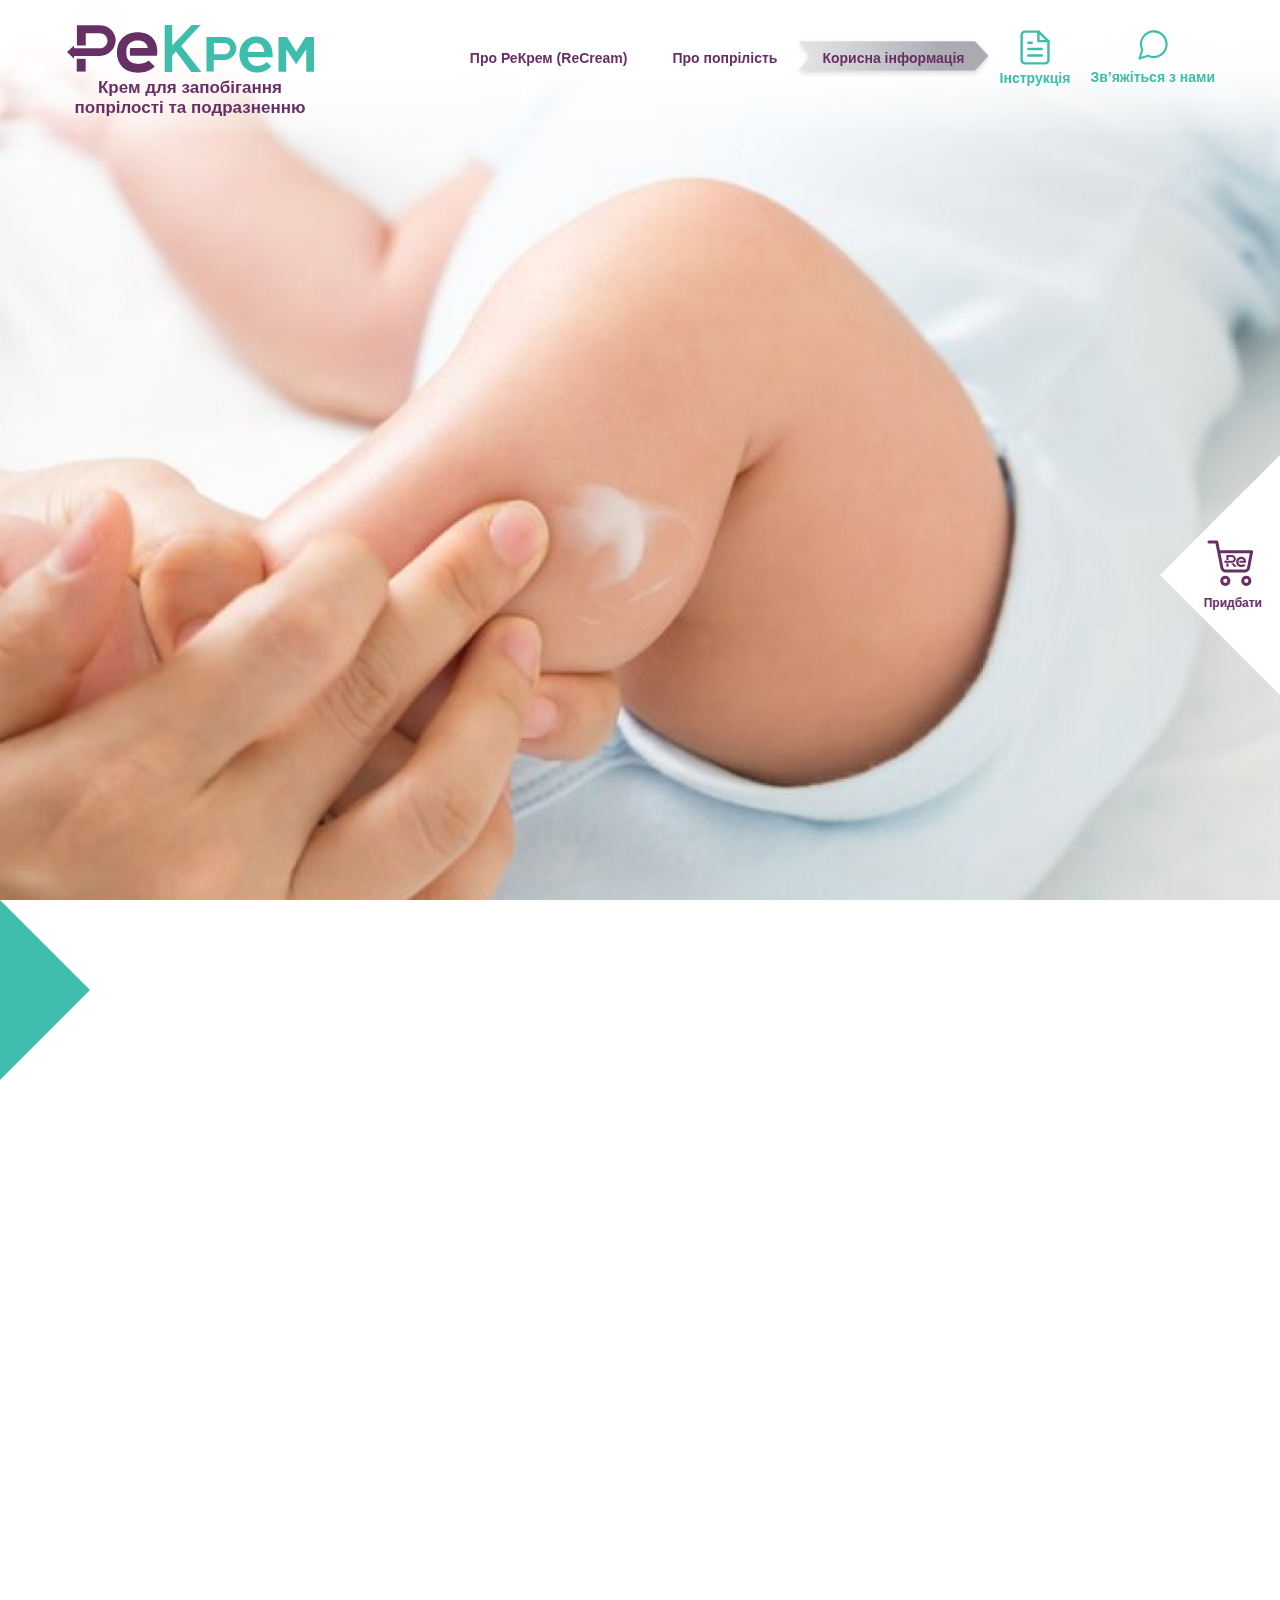
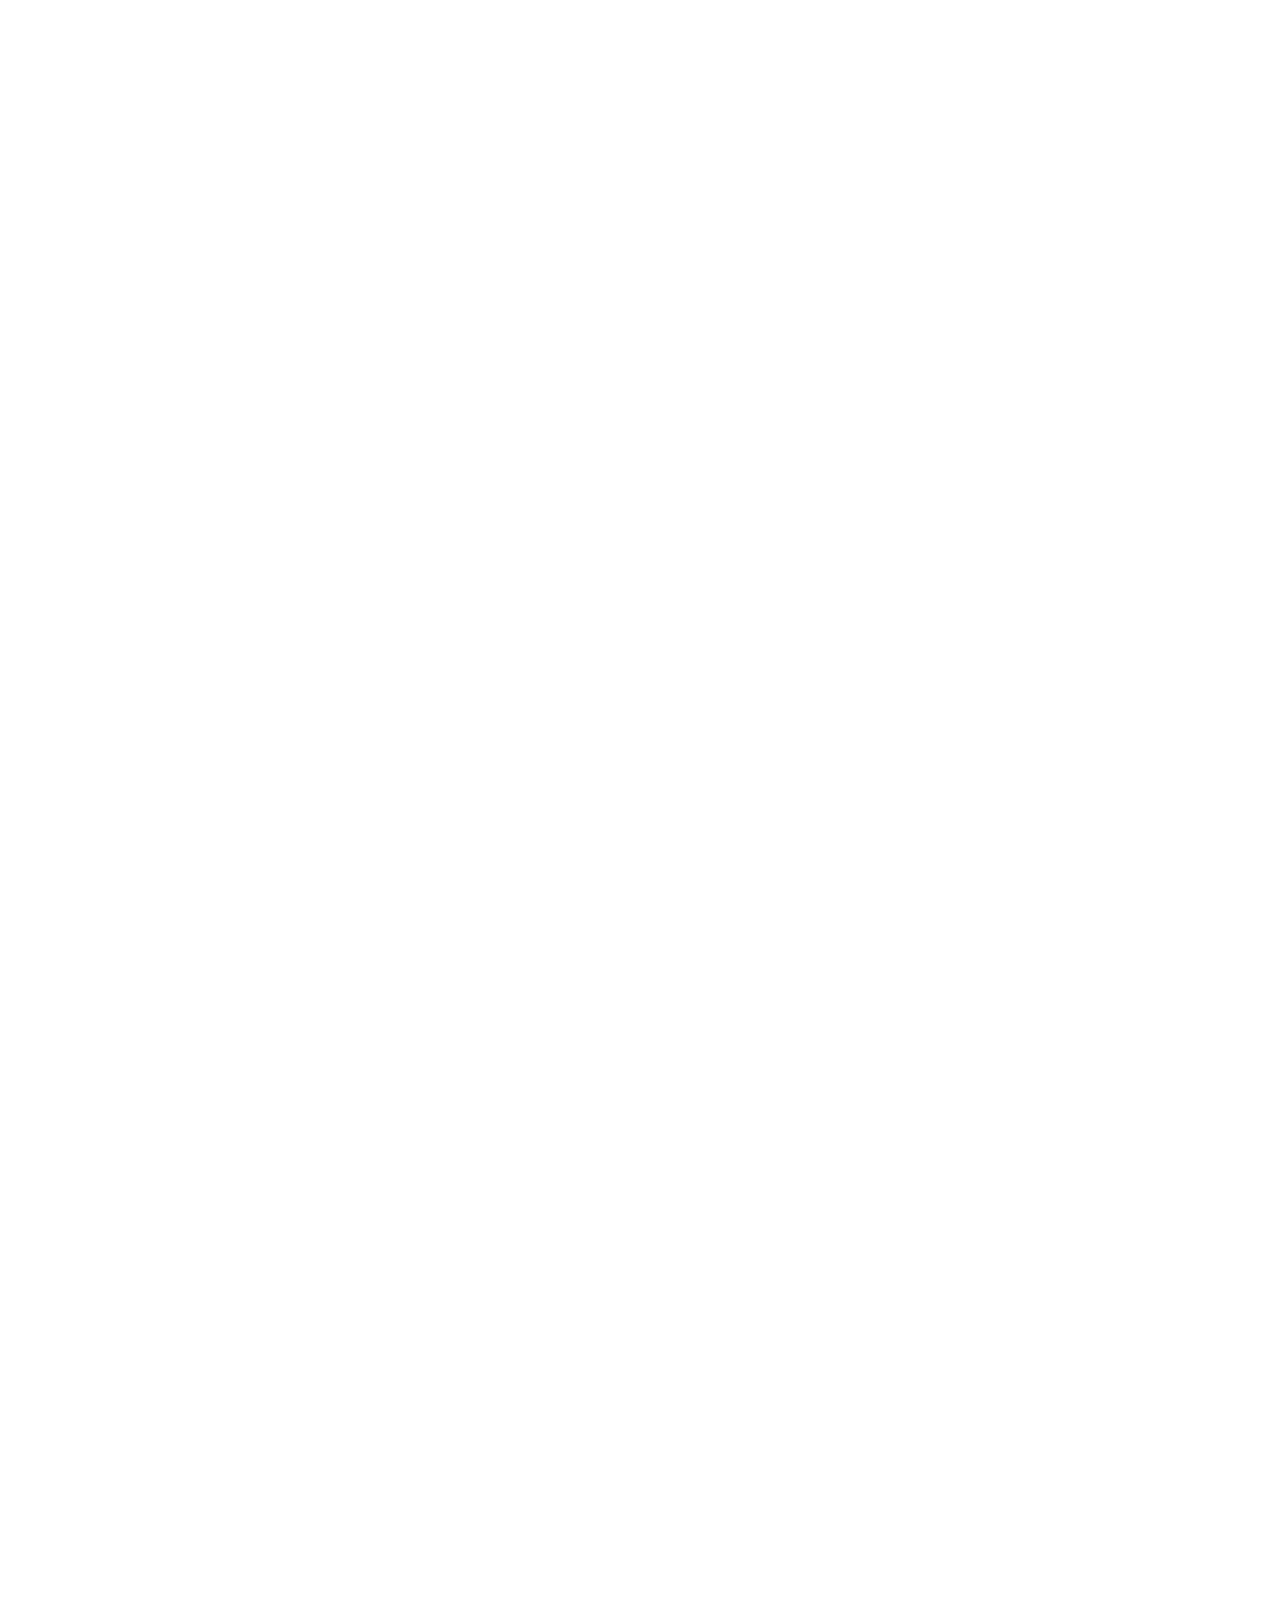
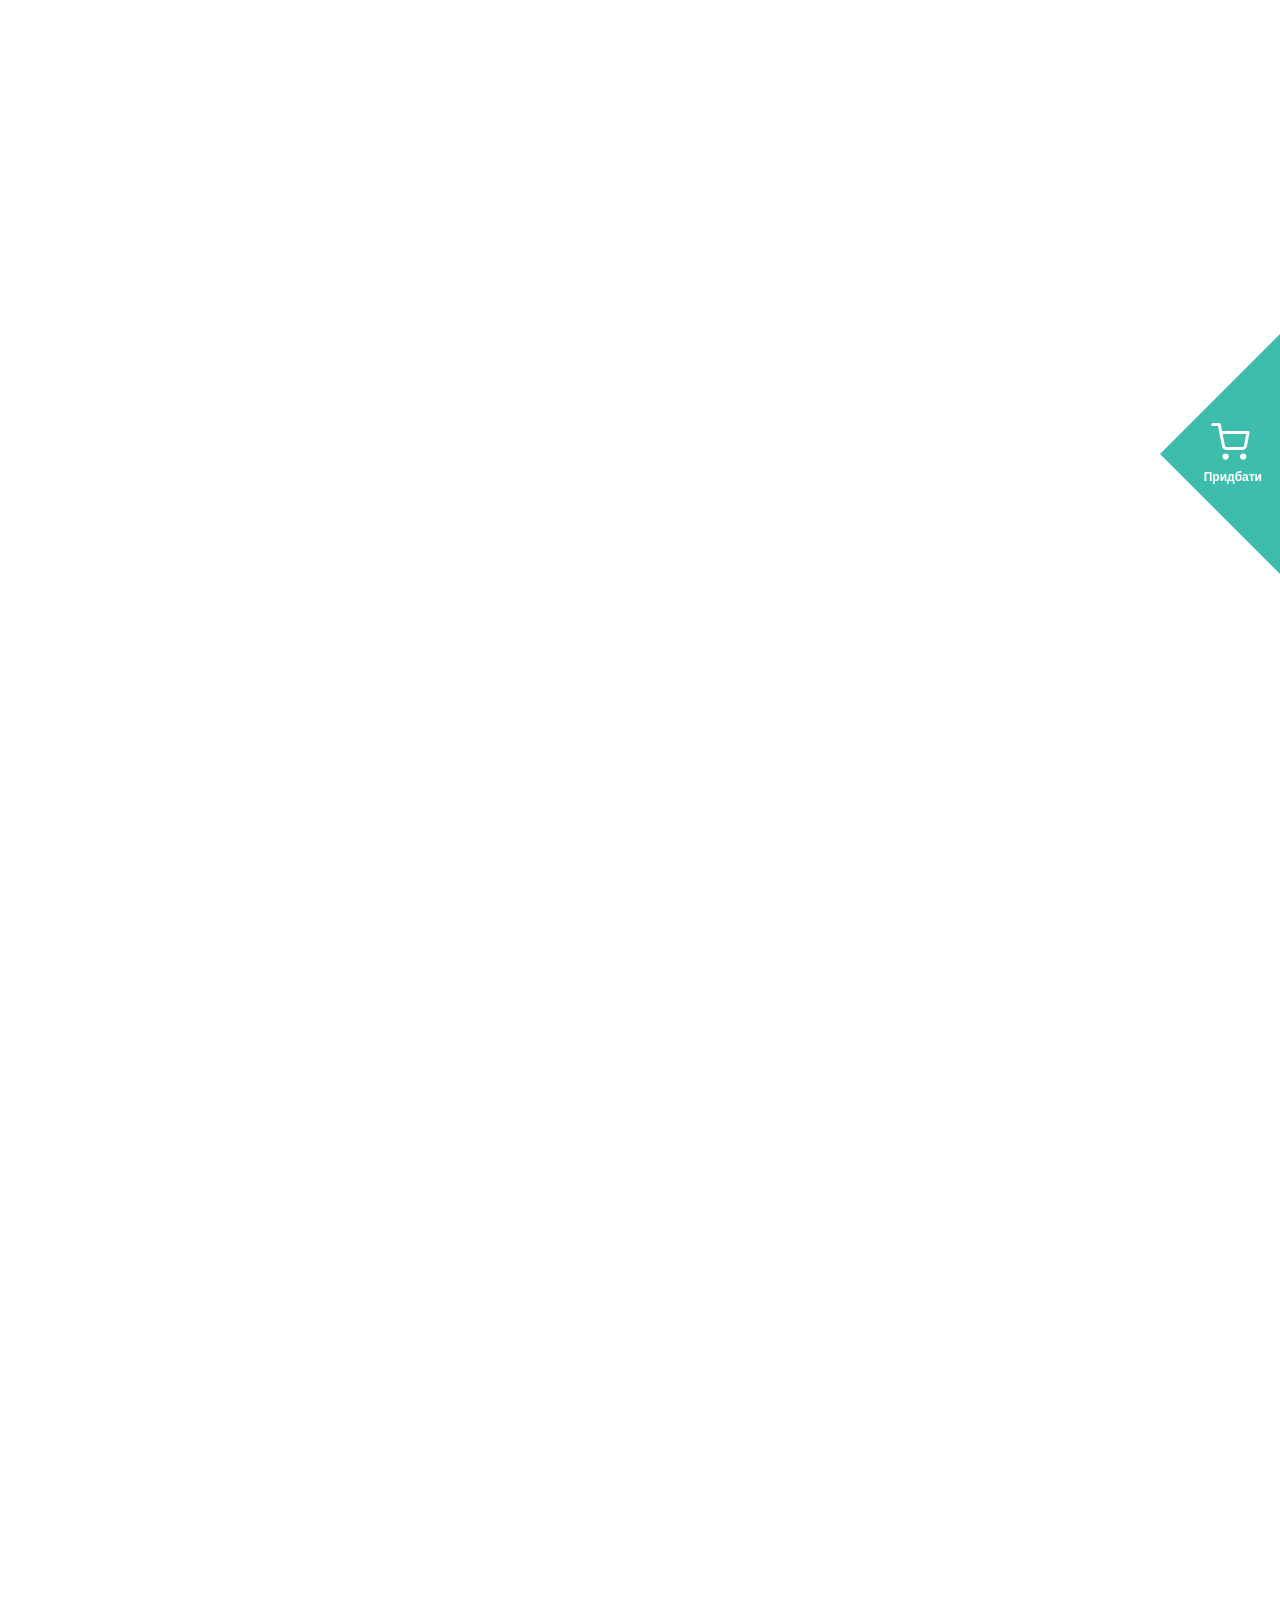
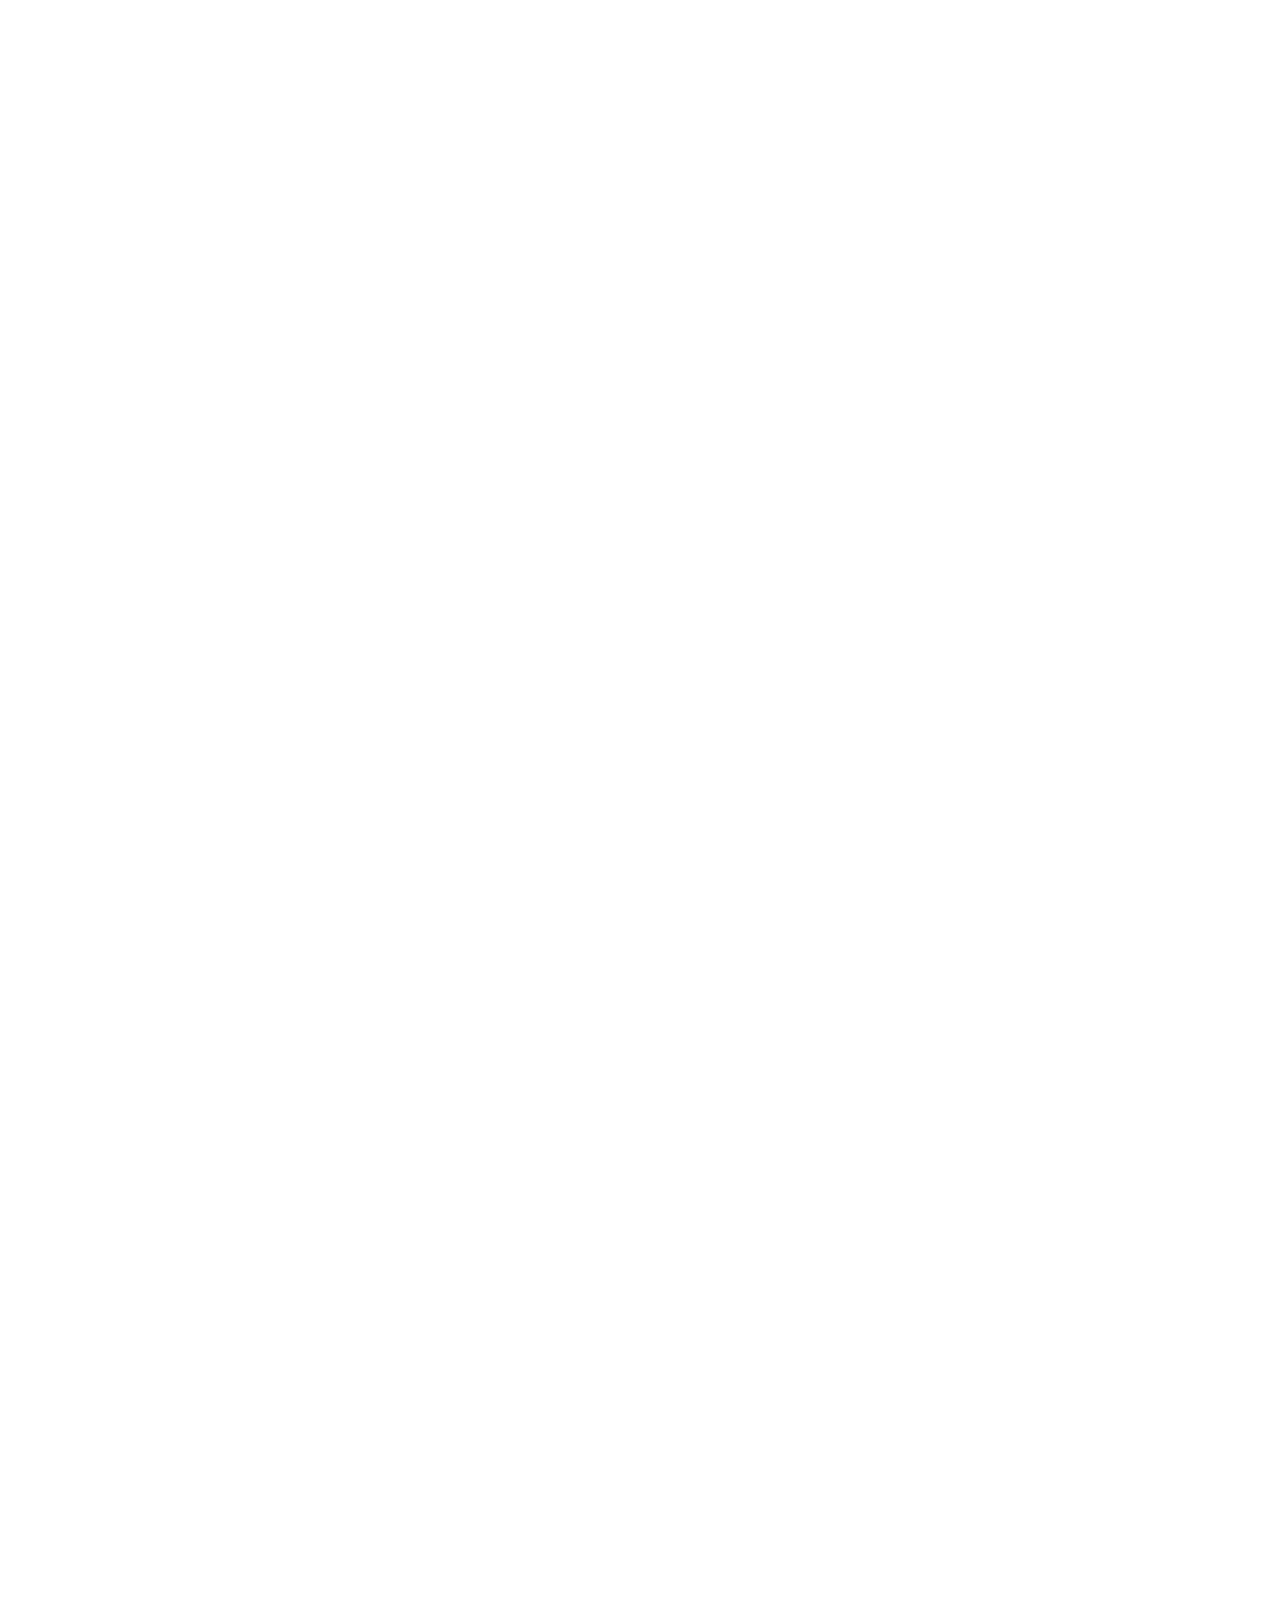
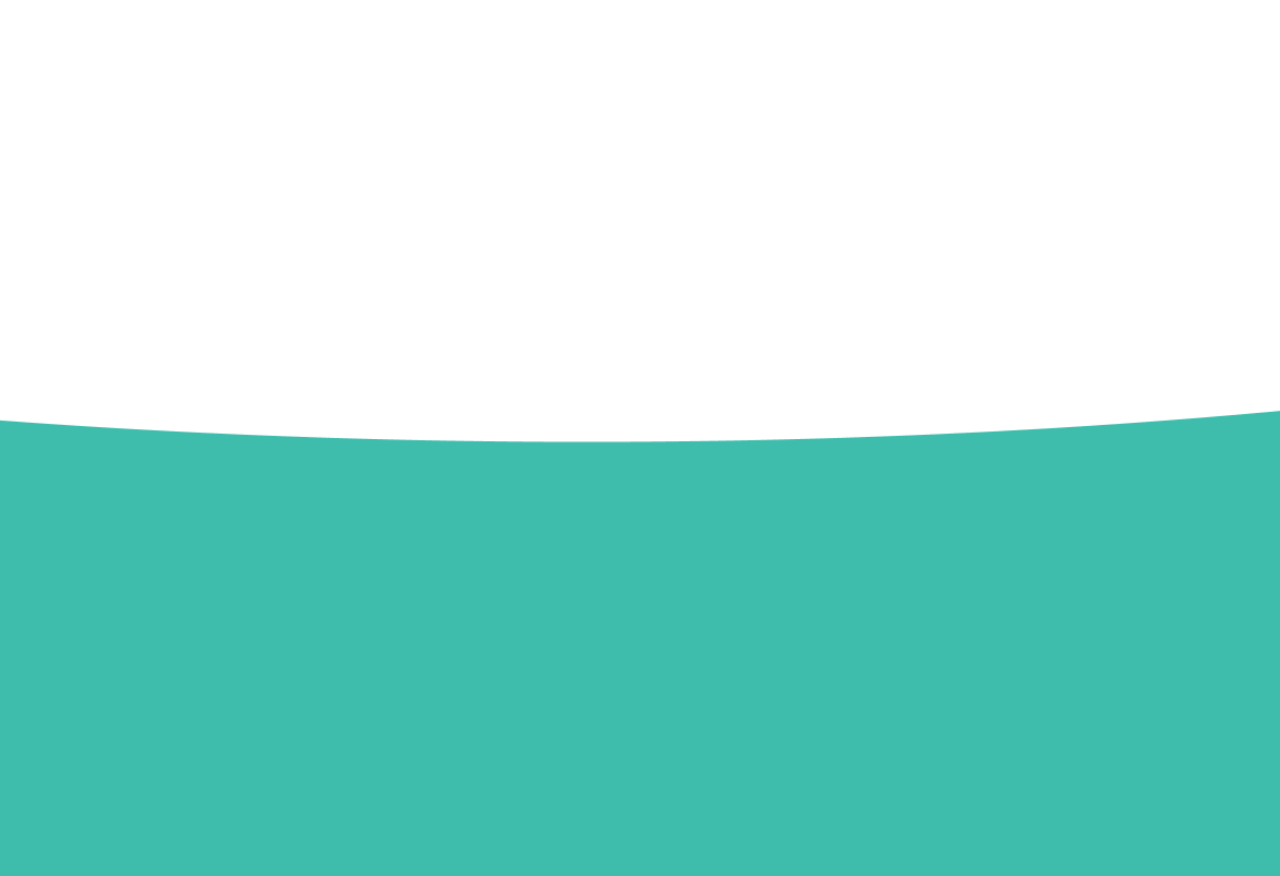
<file: articleFirst.html>
<!DOCTYPE html>
<html lang="en">
<head>
  <meta charset="UTF-8">
  <meta http-equiv="X-UA-Compatible" content="IE=edge">
  <meta name="viewport" content="width=device-width, initial-scale=1.0">
  <link rel="stylesheet" href="./index.css">
  <link
    rel="stylesheet"
    href="https://cdn.jsdelivr.net/npm/swiper@9/swiper-bundle.min.css"
  />
  <link
    rel="stylesheet"
    href="https://unpkg.com/aos@2.3.1/dist/aos.css"
  >
  <title>РеКрем: стаття</title>
</head>
<body>
  <header data-aos="fade-down">
    <div class="container">
      <div class="header__wrapper">
        <div class="logo">
          <a href="./index.html">
            <img src="./images/logo--color.svg" alt="ReCream">
          </a>
          <p>
            <strong class="violet">
              Крем для запобігання попрілості та подразненню
            </strong>
          </p>
        </div>
        <nav class="header__nav">
          <ul class="header__nav-list">
            <li>
              <a href="./index.html">
                Про РеКрем (ReCream)
              </a>
            </li>
            <li>
              <a href="./aboutPage.html">
                Про попрілість
              </a>
            </li>
            <li>
              <a href="./usefullInfoPage.html" class="active">
                Корисна інформація
              </a>
            </li>
            <li>
              <ul class="header__nav-sublist">
                <li>
                  <a href="./files/ReCream_instruction.pdf" target="_blank">
                    <img src="./images/instruction-icon.svg" alt="Instruction">
                    Інструкція
                  </a>
                </li>
                <li>
                  <a class="open-modal">
                    <img src="./images/chat-icon.svg" alt="Chat">
                    Зв’яжіться з нами
                  </a>
                </li>
              </ul>
            </li>
          </ul>
        </nav>
      </div>
      <div class="header-mobile">
        <div class="logo">
          <img src="./images/logo--color.svg" alt="ReCream">
          <p>
            <strong class="violet">
              Крем для запобігання попрілості та подразненню
            </strong>
          </p>
        </div>
        <button class="burger-button">
          <div class="burger-button__background"></div>
        </button>
        <nav class="header-mobile-nav">
          <ul class="header-modile__nav-list">
            <li>
              <a href="./index.html">
                Про РеКрем (ReCream)
              </a>
            </li>
            <li>
              <a href="./aboutPage.html">
                Про попрілість
              </a>
            </li>
            <li>
              <a href="./usefullInfoPage.html">
                Корисна інформація
              </a>
            </li>
            <li>
              <ul class="header-mobile__nav-sublist">
                <li>
                  <a href="./files/ReCream_instruction.pdf" target="_blank">
                    <img src="./images/instruction-icon.svg" alt="Instruction">
                    Інструкція
                  </a>
                </li>
                <li>
                  <a class="open-modal">
                    <img src="./images/chat-icon.svg" alt="Chat">
                    Зв’яжіться з нами
                  </a>
                </li>
              </ul>
            </li>
          </ul>
        </nav>
      </div>
    </div>
  </header>
  <main>
    <section class="section-greeting--about section-greeting--articleFirst">
      <div class="greeting-background">
        <img src="./images/article1-greeting-background.jpg" alt="ReCream">
      </div>
      <div class="container">
        <div class="greeting__content greeting__content--about">
        </div>
      </div>
      <a href="#buy-reCream" class="buy buy--white-main">
        <img src="./images/cart-icon.svg" alt="Cart">
        <strong class="violet">Придбати</strong>
      </a>
    </section>
    <section class="section section-aboutCream--chafing section-articleFirst__content">
      <div class="container">
        <div class="section-articleFirst__content-wrapper">
          <h2 data-aos="fade-down">
            Особливості місцевої терапії уражень шкіри в дитячому віці
          </h2>
          <p data-aos="fade-left">
            Місцева терапія є невід’ємною складовою комплексного лікування різних захворювань шкіри у дітей.
            Коректне застосування топічних засобів дозволяє не лише зменшити інтенсивність клінічних проявів
            (забезпечити знеболювання при вираженому больовому синдромі, усунути свербіж тощо), а й вплинути на
            патогенетичні ланки хвороби, захистити орган він пошкоджувальної дії негативного чинника та відновити
            фізіологічні властивості уражених тканин. У рамках науково-практичної конференції з міжнародною участю
            «П’ята академічна школа з педіатрії» доповідачі неодноразово зверталися до питань застосування місцевої
            терапії при ураженнях шкіри у педіатричних пацієнтів.
          </p>
          <div data-aos="fade-right" class="articleFirst__text-with-photo">
            <div class="articleFirst__photo">
              <img src="./images/articleFirst-photo.jpg">
            </div>
            <div class="articleFirst__text">
              <p>
                Про особливості догляду за дитячою шкірою розповіла заслужений лікар України, завідувач кафедри
                дитячих і підліткових захворювань Національної медичної академії післядипломної освіти імені П.Л.
                Шупика, доктор медичних наук, професор Галина Володимирівна Бекетова.
              </p>
              <p>
                — Шкіру людини можна порівняти з дзеркалом, яке відображає стан здоров’я цілого організму. Чиста,
                зволожена та м’яка шкіра у дитини свідчить про відсутність у неї проблем зі здоров’ям, добрий
                загальний стан і є ознакою якісного догляду за малюком. Навпаки, будь-які ураження шкіри можуть бути
                проявами як локальних, так і системних розладів. Шкіра складається з трьох шарів: епідермісу, власне
                дерми та гіподерми. Епідерміс виконує низку важливих функцій: регулює втрату шкірою рідини, захищає
                її від ультрафіолетових променів, а також токсинів і мікробів. Незважаючи на морфологічну подібність
                шкіри дорослого та дитини, все ж існують певні особливості, котрі обґрунтовують потребу у
                забезпеченні адекватного догляду за шкірою малюка.
              </p>
            </div>
          </div>
          <h3 data-aos="fade-left">
            <strong class="violet">
              Анатомо-фізіологічні особливості шкіри у дітей
            </strong>
            (J. Nikolovski et al., 2008):
          </h3>
          <ul data-aos="fade-left">
            <li>
              менша товщина (до 5 разів), особливо рогового шару, що зумовлює її вищу чутливість до дії зовнішніх
              подразників; тонкий епідерміс;
            </li>
            <li>
              недорозвинена базальна мембрана, яка пояснює більшу схильність шкіри дитини до лущення;
            </li>
            <li>
              висока гідрофільність, а відтак — схильність до швидкої втрати вологи;
            </li>
            <li>
              менша кількість натуральних зволожувальних факторів;
            </li>
            <li>
              менша кількість меланіну, що зумовлює високу чутливість до ультрафіолетових променів;
            </li>
            <li>
              менші розміри корнеоцитів.
            </li>
          </ul>
          <p data-aos="fade-right">
            Першим критичним періодом для шкіри малюка є перехід з водного внутрішньоутробного середовища існування
            до безводного. У перші години після народження шкіру немовляти захищає сироподібна змазка (vernix
            caseosa), яка на 80% складається з води, білків, пептидів з антибактеріальною активністю і секрету
            сальних залоз (себіуму). Саме компоненти себіуму мають важливе значення у захисті шкірного покриву
            новонароджених. Так, нерозчинні жирні кислоти володіють антисептичною активністю щодо бактерій, вірусів,
            грибів; ліпіди чинять протизапальну дію та підтримують цілість шкірного бар’єра. Себіум виконує роль
            системи доставки до рогового шару антиоксидантів, антибактеріальних ліпідів, феромонів і вітаміну Е.
          </p>
          <p data-aos="fade-left">
            У забезпеченні адекватної бар’єрної функції шкіри важливу роль відіграє і так звана водно-ліпідна
            (кислотна) мантія Маркіоніні. Вона складається з себіуму й органічних кислот, які синтезуються
            представниками мікробіому шкіри (лактобактеріями, епідермальними стафілококами тощо), що забезпечують
            підтримку слабокислого рН шкіри (в нормі 4,7–5,5), стимулюють місцевий імунітет і згубно діють на
            патогени. Ліпіди себіуму змішуються із секретом потових залоз та емульгуються у вигляді тонкої
            водно-ліпідної плівки. Водно-ліпідна мантія є своєрідним природним кремом, який запобігає негативному
            впливу зовнішніх факторів на дитячий організм.
          </p>
          <p data-aos="fade-right">
            У дітей раннього віку водно-ліпідна мантія часто пересихає, її рН зміщується у лужний бік, що
            призводить до розвитку уражень шкіри, зокрема пелюшкового дерматиту (ПД).
          </p>
          <p data-aos="fade-left">
            Пелюшковий дерматит (код за Міжнародною класифікацією хвороб 10-го перегляду — L22) — це патологічний
            стан шкіри дитини, який виникає внаслідок дії фізичних (вологість, температура), механічних (тертя
            тканин), хімічних факторів (аміак, травні ферменти, жовчні кислоти) та мікробних чинників при
            використанні пелюшок/ підгузків. ПД уражає близько 35% дітей з піком у 10–12 міс.
          </p>
          <p data-aos="fade-right">
            Однією з причин збільшення частоти ПД у дітей є неправильне використання сучасних підгузків, зокрема їх
            тривале носіння та нехтування батьками частотою їх заміни. Це супроводжується підвищенням температури та
            вологості у зоні підгузка, тривалим контактом шкіри з випорожненнями дитини, а результатом є ураження
            шкіри. Підвищена вологість і тривалий контакт шкіри із сечею збільшують її проникність та чутливість,
            активують розмноження бактерій і грибів. Протеази та ліпази здійснюють пряму подразливу дію на шкіру,
            роблять її більш чутливою до солей жовчних кислот. Крім того, уреаза, яка синтезується бактеріями
            калових мас, взаємодіє з сечовиною, в результаті чого утворюється аміак, який підвищує рН середовища,
            активує ферменти, пошкоджує водно-ліпідну мантію та збільшує проникність шкіри. До факторів ризику
            розвитку ПД також належать використання пелюшок, які не промокають та не пропускають повітря, неякісне
            прання та прасування пелюшок, спадкова схильність до алергічних захворювань, дерматит у сімейному
            анамнезі, прийом антибіотиків, діарея, штучне вигодовування, а також спекотна та волога погода
            (C.H. Li et al., 2012).
          </p>
          <h3 data-aos="fade-left">
            <strong class="violet">
              Виділяють три ступені тяжкості ПД
            </strong>
            (C. Klunk et al., 2014):
          </h3>
          <ul data-aos="fade-left">
            <li>
              <strong class="violet">легкий ступінь</strong> характеризується незначною гіперемією шкіри без явного
              набряку та інфільтрації, можлива поява макуло-папульозного висипу, зазвичай ділянка запалення має
              невелику площу, що не впливає на самопочуття та поведінку дитини;
            </li>
            <li>
              <strong class="violet">середній ступінь</strong> тяжкості супроводжується появою яскравої та поширеної
              гіперемії, локального набряку, макуло-папульозним висипом, можлива поява окремих ерозій на місці
              поодиноких пухирців із серозним вмістом;
            </li>
            <li>
              <strong class="violet">тяжкий ступінь</strong> характеризується наявністю зони яскраво вираженої
              гіперемії, що займає всю площу шкіри, яка контактувала з підгузком; з’являються набряк, глибока
              інфільтрація, множинні ерозії, значний висип (везикуло-папульозний і пустульозний внаслідок приєднання
              інфекції).
            </li>
          </ul>
          <p data-aos="fade-right">
            Діагностика ПД не становить труднощів, проте важливо виключити стрепто-, стафілококове та кандидозне
            інфікування шкіри. З цією метою доцільним є дослідження методом полімеразної ланцюгової реакції на гриби
            роду Candida та бактеріологічний посів з ділянки ураженої шкіри. При цьому необхідно пам’ятати, що
            діагноз кандидозу шкіри встановлюють у двох випадках: при розвитку алергічної реакції на збудника або
            при його інвазії у глибше розташовані шари шкіри. Наявність грибів роду Candida на поверхні
            непошкодженої шкіри не є маркером кандидозу.
          </p>
          <h3 data-aos="fade-left">
            <strong class="violet">
              Тактика ведення пацієнтів з ПД включає три напрями
            </strong>
            (G. Jevalikar et al., 2016; C.M. Wheat et al., 2017):
          </h3>
          <ul data-aos="fade-left" class="with-number">
            <li>
              Гігієнічні заходи (часті та тривалі повітряні ванни, відмова від непромокальних підгузків, часта
              заміна пелюшок, використання гігроскопічних одноразових підгузків, які пропускають повітря,
              дотримання оптимального температурного режиму (20– 22 °C), корекція харчового раціону дитини,
              зокрема зменшення споживання білків і соків, які підкислюють випорожнення).
            </li>
            <li>
              Симптоматична терапія (у разі інтенсивного свербежу розглядають можливість застосування
              антигістамінних чи кортикостероїдних препаратів).
            </li>
            <li>
              Місцева терапія, метою якої є відновлення та збереження водно-ліпідної мантії (гідранти), профілактика
              вторинного інфікування шкіри (антисептики, природні антибіотики та протигрибкові засоби) та відновлення
              цілості захисного бар’єра шкіри (репаранти). Основним вимогам місцевої терапії ПД у дітей відповідає
              високотехнологічний захисний крем РеКрем, який містить природні гідранти, антисептики та репаранти.
            </li>
          </ul>
          <p data-aos="fade-right">
            Слід зазначити: особливістю захисного крему є те, що він взаємодіє з відмерлими клітинами епідермісу,
            відновлюючи його цілість, і функціонує як захисний бар’єр за рахунок утримання вологи та ліпідів, які
            продукує сам організм. Цей бар’єр аналогічний природному, коли шкіра має цілісну водно-ліпідну мантію.
            На відміну від зволожувального, захисний крем не залишається на поверхні шкіри, а повністю всмоктується,
            тим самим не перешкоджаючи потовиділенню та диханню шкіри. Дія крему закінчується природним шляхом у
            процесі злущення відмерлих клітин шкіри. На відміну від зволожувальних кремів, котрі забезпечують
            проникнення штучної вологи лише у верхні шари епідермісу, захисні креми допомагають зберегти власну
            вологу всередині шкіри, тобто сприяють її фізіологічному відновленню.
          </p>
          <p data-aos="fade-left">
            <strong class="violet">
              До складу засобу РеКрем входить оптимальна кількість діючих речовин, які забезпечують його
              багатофункціональність. Пантенол (провітамін B5)
            </strong> 
            — це відновний і захисний компонент, котрий покращує гідратацію та еластичність шкіри, збільшує міцність
            колагенових волокон, сприяє регенерації шкіри та слизових оболонок, запобігає стягуванню шкіри та формуванню
            грубих рубців. <strong class="violet">Ланолін</strong> — це гіпоалергенний ультрачистий емолієнт, хімічно та
            фізично подібний до ліпідів рогового шару, який пом’якшує і зволожує шкіру, утворюючи на її поверхні
            напівпроникні (дихаючі) плівки. РеКрем також містить
            <strong class="violet">
              бджолиний віск
            </strong>
            (запобігає втраті вологи, володіє протизапальними властивостями),
            <strong class="violet">
              гліцерин
            </strong> (сприяє утримуванню вологи, відіграє роль стабілізатора-емульгатора),
            <strong class="violet">
              оксид цинку
            </strong> (володіє в’яжучими, заспокійливими, антисептичними, адсорбційними, протизапальними властивостями,
            використовується як сонцезахисний засіб),
            <strong class="violet">
              екстракт алое
            </strong> (зволожує шкіру, сприяє її регенерації, містить речовину з протимікробною активністю — бартолоїн),
            <strong class="violet">
              екстракт ромашки
            </strong> (володіє протизапальними, регенеративними, антимікробними, антиалергійними,
            седативними, місцевоанестезувальними властивостями),
            <strong class="violet">
              олію звіробою
            </strong> (забезпечує протимікробну активність)
            та <strong class="violet">ядер солодкого мигдалю</strong> (регулює водно-ліпідний баланс),
            а також <strong class="violet">токоферол</strong> (потужний антиоксидант).
            <strong class="violet">
              РеКрем відповідає стандартам Good Manufacturing Practice (GMP), не містить алергенів, парабенів, етанолу,
              барвників і може використовуватися у дітей від народження.
            </strong>
          </p>
          <p data-aos="fade-right">
            Стаття в оригіналі знаходиться за посиланням: 
            <a href="http://www.health-ua.com/article/45059-osoblivost-mstcevo-terap-vpedatr">
              http://www.health-ua.com/article/45059-osoblivost-mstcevo-terap-vpedatr
            </a>
          </p>
        </div>
      </div>
      <a href="#buy-reCream" class="buy buy--blue">
        <img src="./images/cart-icon--white.svg" alt="Cart">
        <strong class="white">Придбати</strong>
      </a>
    </section>
    <section id="buy-reCream" class="section section--buy">
      <div class="container">
        <h2 data-aos="fade-up">
          Зручно замовити Ре<strong class="blue">Крем online</strong>
        </h2>
        <div class="buy__cards">
          <div data-aos="flip-down" data-aos-delay="500" class="buy__card">
            <img src="./images/tabletki__logo.png" alt="Tabletki">
            <p>
              <strong class="violet">
                Забронювати зі знижкою в найближчій аптеці
              </strong>
            </p>
            <a href="https://tabletki.ua/uk/ReCream/1016187/" target="_blank">
              <img src="./images/cart-icon--white.svg" alt="Забронювати">
              <strong>Забронювати</strong>
            </a>
          </div>
          <div data-aos="flip-down" data-aos-delay="500" class="buy__card">
            <img src="./images/parfum__logo.png" alt="Parfum">
            <p>
              <strong class="violet">
                Замовити в інтернет-магазині косметики з безкоштовною доставкою
              </strong>
            </p>
            <a 
              href="https://parfums.ua/product/krem-pod-podguzniki-ot-oprelostej-detskij-recream?utm_source=recream&utm_medium=where_to_buy&utm_campaign=recream_site"
              target="_blank"
            >
              <img src="./images/cart-icon--white.svg" alt="Придбати онлайн">
              <strong>Придбати онлайн</strong>
            </a>
          </div>
          <div data-aos="flip-down" data-aos-delay="500" class="buy__card">
            <img src="./images/liki__logo.png" alt="Liki24">
            <p>
              <strong class="violet">
                Замовити в найближчій аптеці з доставкою додому 
              </strong>
            </p>
            <a
              href="https://liki24.com/uk/p/rekrem-recream-krem-dlya-predotvrasheniya-oprelosti-krem-tuba-75-g/"
              target="_blank"
            >
              <img src="./images/cart-icon--white.svg" alt="Замовити з доставкою">
              <strong>Замовити з доставкою</strong>
            </a>
          </div>
        </div>
      </div>
    </section>
    <section class="section section--conect">
      <div class="container">
        <div data-aos="zoom-in" class="conect__wrapper">
          <div class="conect__background">
            <img src="./images/background-conect.png">
            <div class="connect__content">
              <img src="./images/conect__logo.svg" alt="ReCream">
              <h2>
                Зворотний зв’язок
              </h2>
              <p>
                Поділіться вашими враженнями від застосування продукту – надішліть повідомлення щодо
                якості чи небажаних явищ компанії-імпортеру.
              </p>
              <button type="button" class="open-modal">
                <strong class="blue">
                  Написати
                </strong>
              </button>
            </div>
          </div>
        </div>
      </div>
    </section>
    <section class="modal">
      <div class="modal__content">
        <button type="button" class="close-modal">
          <svg width="14" height="14" viewBox="0 0 14 14" xmlns="http://www.w3.org/2000/svg">
            <path d="M0.413849 11.6088C-0.13277 12.1554 -0.13277 13.0431 0.413849 13.5898C0.960468 14.1364 1.84818 14.1364 2.39479 13.5898L6.99951 8.98067L11.609 13.5858C12.1557 14.1324 13.0429 14.1324 13.5895 13.5858C14.1362 13.0392 14.1362 12.1515 13.5895 11.6049L8.98046 7.00016L13.5852 2.39107C14.1318 1.84445 14.1318 0.956742 13.5852 0.410123C13.0386 -0.136496 12.1508 -0.136496 11.6042 0.410123L6.99951 5.01921L2.39042 0.414495C1.8438 -0.132124 0.956095 -0.132124 0.409476 0.414495C-0.137143 0.961114 -0.137143 1.84882 0.409476 2.39544L5.01857 7.00016L0.413849 11.6092V11.6088Z"/>
          </svg>
        </button>
        <form>
          <input type="text" name="name" placeholder="Ім'я">
          <input type="email" name="email" placeholder="E-mail">
          <input type="text" name="theme" placeholder="Тема">
          <textarea name="message" placeholder="Повідомлення" rows="3"></textarea>
          <button type="submit">
            Відправити
          </button>
        </form>
      </div>
    </section>
  </main>
  <footer>
    <div class="container">
      <div data-aos="zoom-in" class="footer__wrappper">
        <p>
          Реклама косметичного засобу. РеКрем (ReCream) крем для запобігання попрілості. Висновок
          ДСЕЕ № 12.2-18-3 14477 від 02.07.2019 р. Перед застосуванням бажано проконсультуватися з лікарем та
          ознайомитися з інструкцією. Важливо: перед застосуванням перевірити на алергічну реакцію. У разі
          виникнення алергічної реакції, звернутися до лікаря. Для зовнішнього застосування.
          Не є лікарським засобом. Виробник: Beka Ilaç Ve Kimya San. Tic. Ltd. Şti. (ТОВ «Бека Ілач Ве Кім'я Сан.
          Тідж. Лтд. Шті.»), Туреччина. Імпортер: ТОВ «БІОКОДЕКС Україна» - компанія французької групи Biocodex,
          04073, м. Київ, пр. Степана Бандери, 28-А. Тел.: +38 044 237 77 84. Повідомлення щодо скарг на якість та
          небажані явища надсилати компанії-імпортеру на е-mail: quality@biocodex.ua або за телефоном. Тарифікація
          дзвінків згідно з тарифами Вашого оператора. Цей веб-сайт призначений для української аудиторії та
          підпорядковується правовим нормам, що діють в Україні.
        </p>
        <p>
          Цей веб-сайт призначений для української аудиторії та підпорядковується правовим нормам, що діють в Україні.
        </p>
        <p>
          Всі права захищені РеКрем 2023
        </p>
        <div class="footer__logos">
          <div class="logo logo--white">
            <a href="./index.html">
              <img src="./images/logo--white.svg" alt="ReCream">
            </a>
            <p>
                Крем для запобігання попрілості та подразненню
            </p>
          </div>
          <div class="links">
            <a href="https://www.facebook.com/RecreamUA/" target="_blank">
              <img src="./images/facebook-logo.svg" alt="Facebook">
            </a>
            <a href="https://www.instagram.com/recream_ua/?hl=uk" target="_blank">
              <img src="./images/instagram-logo.svg" alt="Instagram">
            </a>
          </div>
          <div class="biodex">
            <img src="./images/biodex-logo.svg" alt="Biodex">
          </div>
        </div>
      </div>
    </div>
  </footer>

  <script src="https://unpkg.com/aos@2.3.1/dist/aos.js"></script>
  <script src="https://cdn.jsdelivr.net/npm/swiper@9/swiper-bundle.min.js"></script>
  <script src="./index.js"></script>
</body>
</html>
</file>
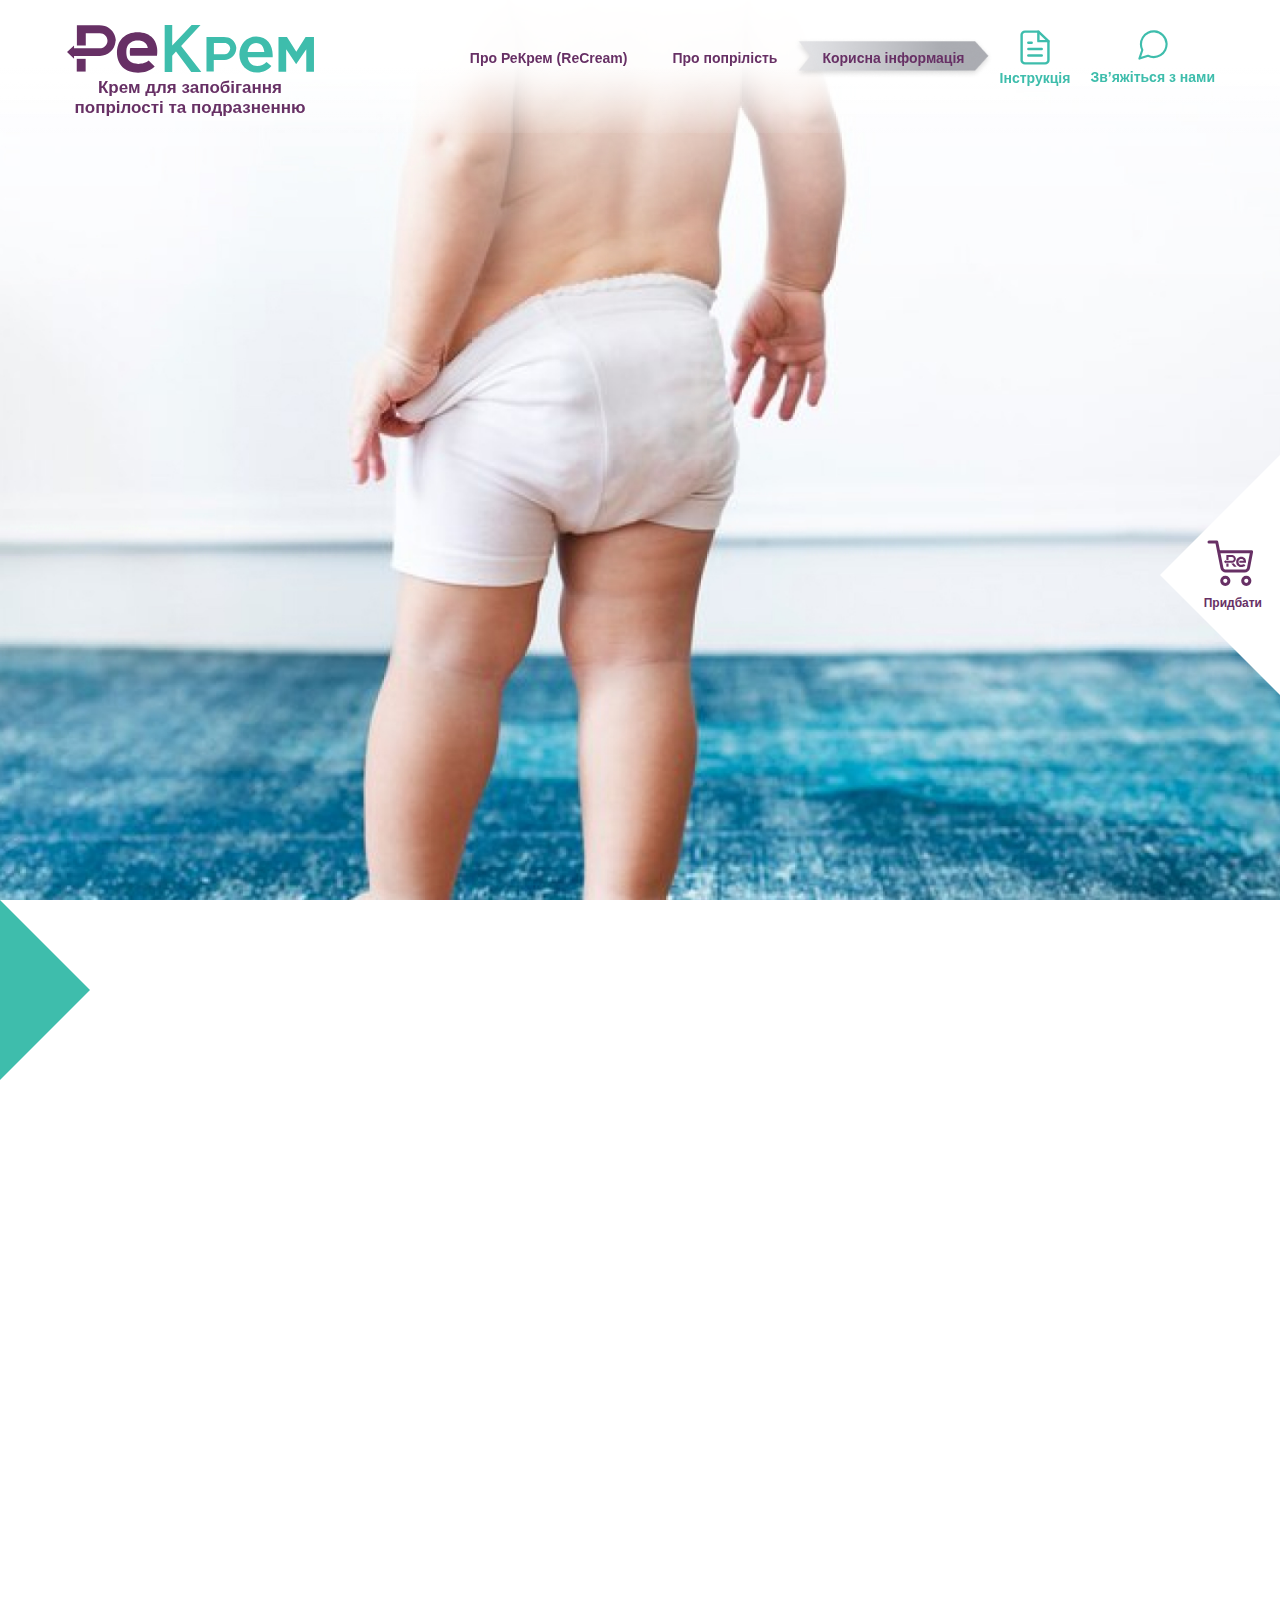
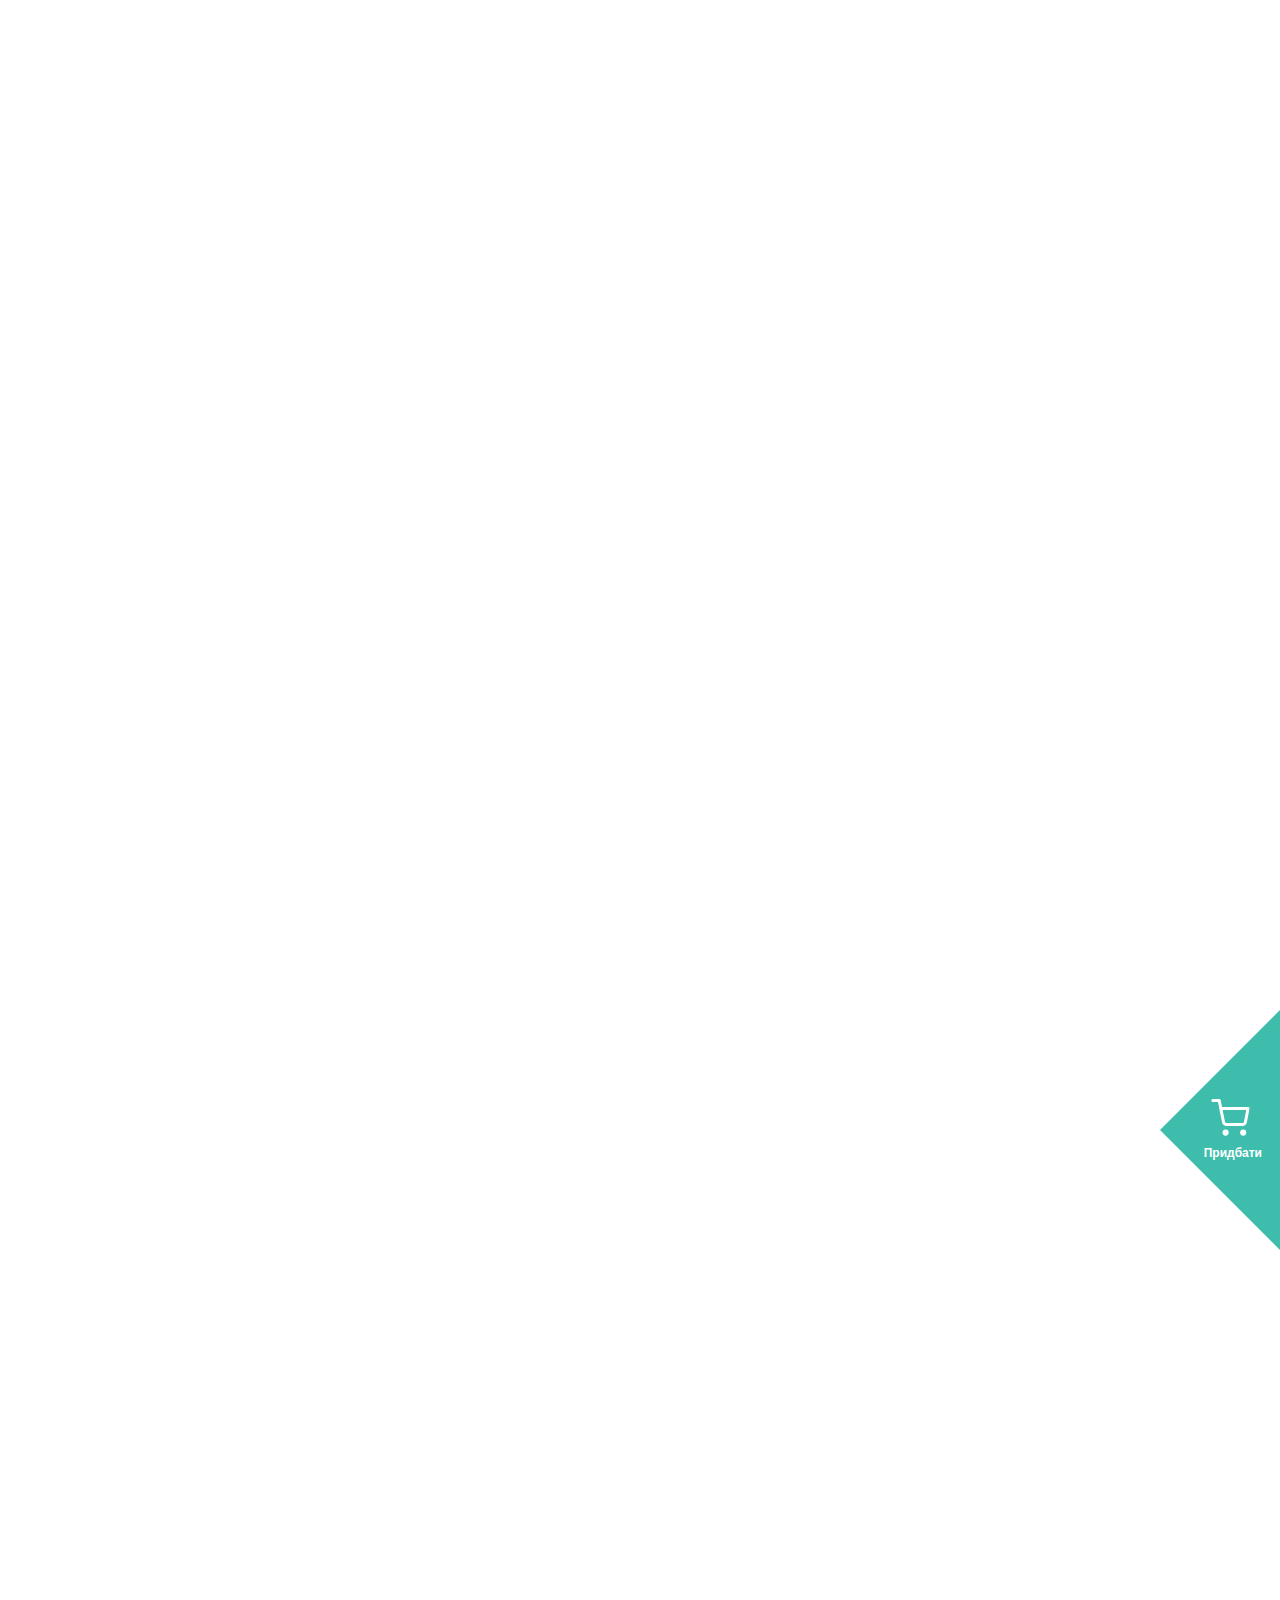
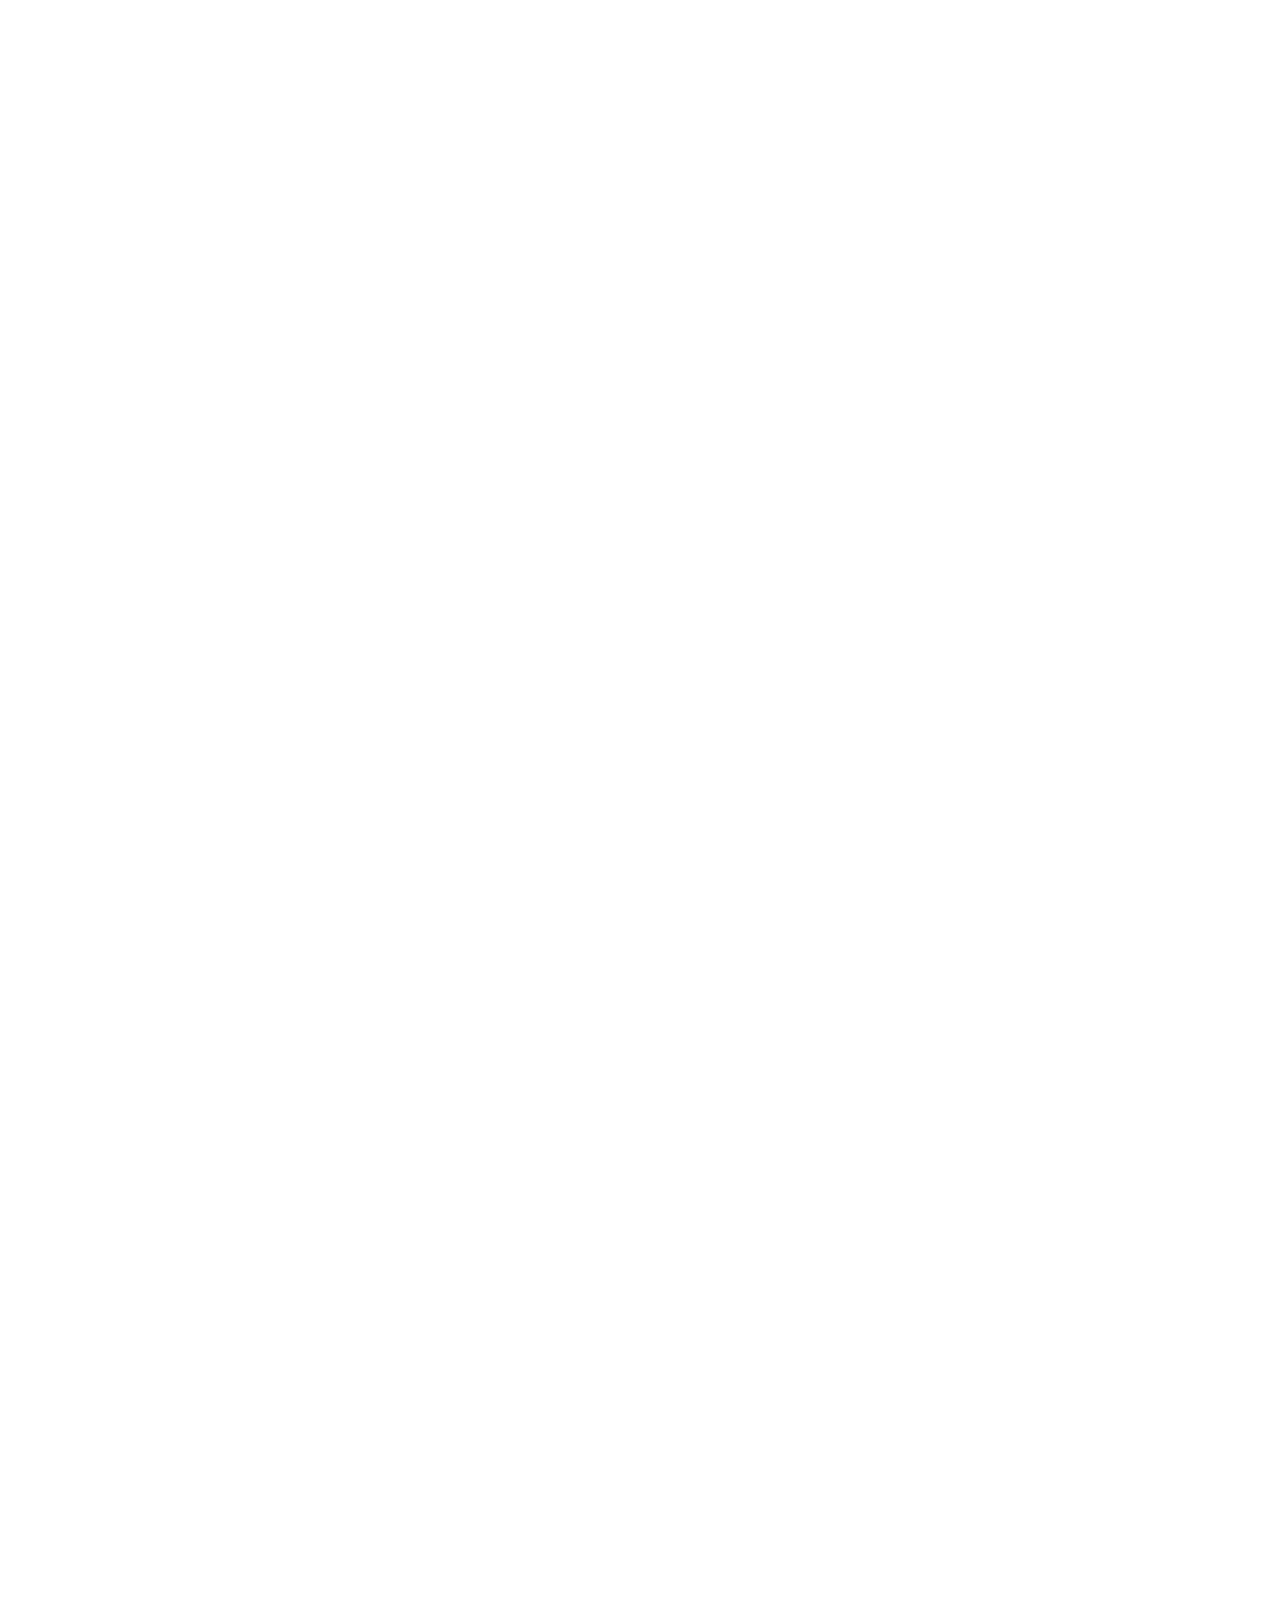
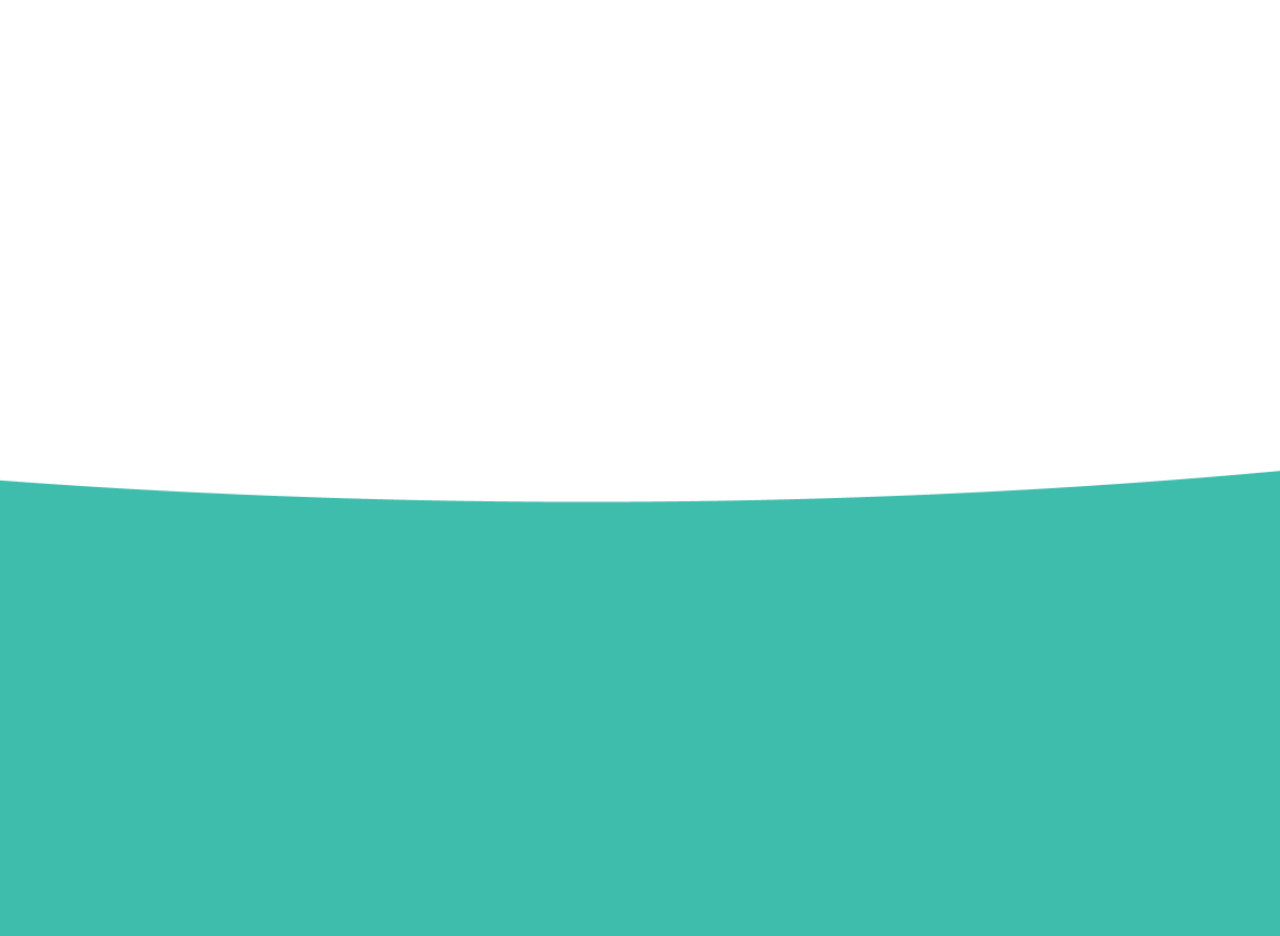
<file: articleSecond.html>
<!DOCTYPE html>
<html lang="en">
<head>
  <meta charset="UTF-8">
  <meta http-equiv="X-UA-Compatible" content="IE=edge">
  <meta name="viewport" content="width=device-width, initial-scale=1.0">
  <link rel="stylesheet" href="./index.css">
  <link
    rel="stylesheet"
    href="https://cdn.jsdelivr.net/npm/swiper@9/swiper-bundle.min.css"
  />
  <link
    rel="stylesheet"
    href="https://unpkg.com/aos@2.3.1/dist/aos.css"
  >
  <title>РеКрем: стаття 2</title>
</head>
<body>
  <header data-aos="fade-down">
    <div class="container">
      <div class="header__wrapper">
        <div class="logo">
          <a href="./index.html">
            <img src="./images/logo--color.svg" alt="ReCream">
          </a>
          <p>
            <strong class="violet">
              Крем для запобігання попрілості та подразненню
            </strong>
          </p>
        </div>
        <nav class="header__nav">
          <ul class="header__nav-list">
            <li>
              <a href="./index.html">
                Про РеКрем (ReCream)
              </a>
            </li>
            <li>
              <a href="./aboutPage.html">
                Про попрілість
              </a>
            </li>
            <li>
              <a href="./usefullInfoPage.html" class="active">
                Корисна інформація
              </a>
            </li>
            <li>
              <ul class="header__nav-sublist">
                <li>
                  <a href="./files/ReCream_instruction.pdf" target="_blank">
                    <img src="./images/instruction-icon.svg" alt="Instruction">
                    Інструкція
                  </a>
                </li>
                <li>
                  <a class="open-modal">
                    <img src="./images/chat-icon.svg" alt="Chat">
                    Зв’яжіться з нами
                  </a>
                </li>
              </ul>
            </li>
          </ul>
        </nav>
      </div>
      <div class="header-mobile">
        <div class="logo">
          <img src="./images/logo--color.svg" alt="ReCream">
          <p>
            <strong class="violet">
              Крем для запобігання попрілості та подразненню
            </strong>
          </p>
        </div>
        <button class="burger-button">
          <div class="burger-button__background"></div>
        </button>
        <nav class="header-mobile-nav">
          <ul class="header-modile__nav-list">
            <li>
              <a href="./index.html">
                Про РеКрем (ReCream)
              </a>
            </li>
            <li>
              <a href="./aboutPage.html">
                Про попрілість
              </a>
            </li>
            <li>
              <a href="./usefullInfoPage.html">
                Корисна інформація
              </a>
            </li>
            <li>
              <ul class="header-mobile__nav-sublist">
                <li>
                  <a href="./files/ReCream_instruction.pdf" target="_blank">
                    <img src="./images/instruction-icon.svg" alt="Instruction">
                    Інструкція
                  </a>
                </li>
                <li>
                  <a class="open-modal">
                    <img src="./images/chat-icon.svg" alt="Chat">
                    Зв’яжіться з нами
                  </a>
                </li>
              </ul>
            </li>
          </ul>
        </nav>
      </div>
    </div>
  </header>
  <main>
    <section class="section-greeting--about section-greeting--articleSecond">
      <div class="greeting-background">
        <img src="./images/article2-greeting-background.jpg" alt="ReCream">
      </div>
      <div class="container">
        <div class="greeting__content greeting__content--about">
        </div>
      </div>
      <a href="#buy-reCream" class="buy buy--white-main">
        <img src="./images/cart-icon.svg" alt="Cart">
        <strong class="violet">Придбати</strong>
      </a>
    </section>
    <section class="section section-aboutCream--chafing section-articleFirst__content section-articleSecond__content">
      <div class="container">
        <div class="section-articleFirst__content-wrapper section-articleSecond__content-wrapper">
          <h2 data-aos="fade-down">
            Принципи діагностики та особливості профілактики пелюшкового дерматиту у дітей
          </h2>
          <p data-aos="fade-left">
            Існує багато причин, які спонукають батьків звертатися до дитячого лікаря, але найчастіше це
            відбувається через різні висипання на тілі малечі. Пелюшковий дерматит у хлопчиків та дівчаток
            виникає внаслідок алергічної реакції та недостатньої гігієни. Це відбувається через зіткнення
            дитячого організму з агресивним зовнішніми подразниками – штучними домішками в їжі, лікарськими
            препаратами, косметичними засобами, побутовою хімією чи пилом.
          </p>
          <p data-aos="fade-right">
            Дитяча шкіра дуже чутлива до різних компонентів, що проявляється у вигляді сухості, свербіння,
            почервоніння та лущення. Як правило дерматит з’являється на щоках, ліктях, колінах, животі та
            сідницях. Це захворювання може проявитися дуже рано – починаючи з 2-х місяців. Для лікування
            пелюшкового дерматиту у дітей педіатр може прописати спеціальні препарати, які допоможуть усунути
            свербіж, подразнення та почервоніння. Подібні мазі мають миттєвий ефект, але вкрай важливо обрати
            саме гіпоалергенну продукцію, яка 100% не загострить вже існуючу проблему. Одним з таких
            універсальних засобів на основі безпечних компонентів вважається крем РеКрем.
          </p>
          <h3 data-aos="fade-left">
            <strong class="violet">
              Що зумовлює появу пелюшкового дерматиту у дівчаток та хлопчиків
            </strong>
          </h3>
          <p data-aos="fade-left">
            Серед чинників, які сприяють розвитку пелюшкового дерматиту можна виокремити наступні:
          </p>
          <ul data-aos="fade-left">
            <li>
              прийом лікарських препаратів
            </li>
            <li>
              зміна звичної для малюка їжі
            </li>
            <li>
              недостатня гігієна
            </li>
            <li>
              надмірна сухість чи вологість у приміщенні
            </li>
            <li>
              алергія
            </li>
            <li>
              несприятливе зовнішнє середовище
            </li>
            <li>
              бактерії
            </li>
            <li>
              тертя та інші
            </li>
          </ul>
          <p data-aos="fade-left">
            Також слід зазначити, що діти з онкологічними захворюваннями більш схильні до додаткових чинників
            утворення дерматиту. Різні методи лікування, такі як хіміотерапія, сприяють появі та розвитку цієї
            хвороби.
          </p>
          <h3 data-aos="fade-right">
            <strong class="violet">
              Як розпізнати пелюшковий дерматит у немовлят
            </strong>
          </h3>
          <p data-aos="fade-right">
            С початком хвороби на шкірному покриві в зоні паху та статевих органів виникають зони з почервонінням
            та сухістю – це і є
            <a href="./chafingBaby.html">
              попрілості у дитини.
            </a>
            Без належного лікування роздратування починає прогресувати
            та поширюватись. Червоні плями утворюють великі ділянки, виникають шкірні лущення та скоринки.
            Запущена стадія супроводжується грибком або стафілококом і характеризується появою бульбашок з рідиною.
          </p>
          <p data-aos="fade-left">
            Приклад прогресуючого пелюшкового дерматиту у дитини на фото:
          </p>
          <div data-aos="zoom-in" class="articleSecond__content-photo">
            <img src="./images/article2-img.png">
          </div>
          <p data-aos="fade-right">
            Щоб правильно виявити вид і стадію хвороби, потрібно звернутись до лікаря. Педіатр визначить, чому
            з’явилося подразнення та пояснить як лікувати пелюшковий дерматит у вашої дитини. При подальшому
            розвитку хвороби потрібно провести більш детальну діагностику організму немовляти.
          </p>
          <h3 data-aos="fade-left">
            <strong class="violet">
              Як лікувати пелюшковий дерматит у дітей
            </strong>
          </h3>
          <p data-aos="fade-left">
            Почервоніння та сухість шкіри – не вирок. У більшості малюків це захворювання можна вилікувати без
            застосування спеціальних препаратів. Дотримуючись звичайних правил гігієни та використовуючи
            зволожуючі засоби можна зменшити ймовірність розвитку подібного захворювання. Батьки мусять
            дотримуватись наступних профілактичних заходів, щоб запобігти пелюшковому дерматиту дитини:
          </p>
          <ul data-aos="fade-left">
            <li>
              <strong>
                Екологічно чисті продукти.
              </strong>
              Слід віддати перевагу продуктам харчування, вирощеним з мінімальним застосуванням будь-яких
              хімічних сполук. Краще обирати їжу без тривалого терміну зберігання.
            </li>
            <li>
              <strong>
                Дієта.
              </strong>
              Не слід давати малечі їжу, в якій можуть знаходитись барвники, підсилювачі смаку, консерванти та
              інші добавки. Також має сенс прибрати з раціону яйця, морепродукти, цитрусові та інші алергени.
            </li>
            <li>
              <strong>
                Нормалізація флори кишківника.
              </strong>
              Для профілактики та лікування пелюшкового дерматиту у дітей слід використовувати пробіотики, які
              відновлюють мікрофлору кишківника та поліпшують травлення.
            </li>
            <li>
              <strong>
                Побутова хімія.
              </strong>
              Хімічні речовини, які знаходяться в пральному порошку, можуть залишатися на тканині після прання.
              Так, фосфати, хлор та синтетичні ароматизатори можуть сильно подразнювати шкірні покриви малечі.
            </li>
          </ul>
          <p data-aos="fade-right">
            Також слід відмовитись від засобів для догляду, які мають великий вміст штучних домішок. Краще
            використовувати натуральний крем ReCream, в якому відсутні парабени, етанол та барвники. В його
            склад входить ромашка, звіробій, вазелін, бджолиний віск, парафін, пантенол, цинк, вітамін Е,
            ланолін, гліцерин та мигдальне масло. Цей засіб ефективно знімає запалення, зволожує та відновлює
            шкіру, а також підвищує її захисні властивості.
          </p>
        </div>
      </div>
      <a href="#buy-reCream" class="buy buy--blue">
        <img src="./images/cart-icon--white.svg" alt="Cart">
        <strong class="white">Придбати</strong>
      </a>
    </section>
    <section id="buy-reCream" class="section section--buy">
      <div class="container">
        <h2 data-aos="fade-up">
          Зручно замовити Ре<strong class="blue">Крем online</strong>
        </h2>
        <div class="buy__cards">
          <div data-aos="flip-down" data-aos-delay="500" class="buy__card">
            <img src="./images/tabletki__logo.png" alt="Tabletki">
            <p>
              <strong class="violet">
                Забронювати зі знижкою в найближчій аптеці
              </strong>
            </p>
            <a href="https://tabletki.ua/uk/ReCream/1016187/" target="_blank">
              <img src="./images/cart-icon--white.svg" alt="Забронювати">
              <strong>Забронювати</strong>
            </a>
          </div>
          <div data-aos="flip-down" data-aos-delay="500" class="buy__card">
            <img src="./images/parfum__logo.png" alt="Parfum">
            <p>
              <strong class="violet">
                Замовити в інтернет-магазині косметики з безкоштовною доставкою
              </strong>
            </p>
            <a 
              href="https://parfums.ua/product/krem-pod-podguzniki-ot-oprelostej-detskij-recream?utm_source=recream&utm_medium=where_to_buy&utm_campaign=recream_site"
              target="_blank"
            >
              <img src="./images/cart-icon--white.svg" alt="Придбати онлайн">
              <strong>Придбати онлайн</strong>
            </a>
          </div>
          <div data-aos="flip-down" data-aos-delay="500" class="buy__card">
            <img src="./images/liki__logo.png" alt="Liki24">
            <p>
              <strong class="violet">
                Замовити в найближчій аптеці з доставкою додому 
              </strong>
            </p>
            <a
              href="https://liki24.com/uk/p/rekrem-recream-krem-dlya-predotvrasheniya-oprelosti-krem-tuba-75-g/"
              target="_blank"
            >
              <img src="./images/cart-icon--white.svg" alt="Замовити з доставкою">
              <strong>Замовити з доставкою</strong>
            </a>
          </div>
        </div>
      </div>
    </section>
    <section class="section section--conect">
      <div class="container">
        <div data-aos="zoom-in" class="conect__wrapper">
          <div class="conect__background">
            <img src="./images/background-conect.png">
            <div class="connect__content">
              <img src="./images/conect__logo.svg" alt="ReCream">
              <h2>
                Зворотний зв’язок
              </h2>
              <p>
                Поділіться вашими враженнями від застосування продукту – надішліть повідомлення щодо
                якості чи небажаних явищ компанії-імпортеру.
              </p>
              <button type="button" class="open-modal">
                <strong class="blue">
                  Написати
                </strong>
              </button>
            </div>
          </div>
        </div>
      </div>
    </section>
    <section class="modal">
      <div class="modal__content">
        <button type="button" class="close-modal">
          <svg width="14" height="14" viewBox="0 0 14 14" xmlns="http://www.w3.org/2000/svg">
            <path d="M0.413849 11.6088C-0.13277 12.1554 -0.13277 13.0431 0.413849 13.5898C0.960468 14.1364 1.84818 14.1364 2.39479 13.5898L6.99951 8.98067L11.609 13.5858C12.1557 14.1324 13.0429 14.1324 13.5895 13.5858C14.1362 13.0392 14.1362 12.1515 13.5895 11.6049L8.98046 7.00016L13.5852 2.39107C14.1318 1.84445 14.1318 0.956742 13.5852 0.410123C13.0386 -0.136496 12.1508 -0.136496 11.6042 0.410123L6.99951 5.01921L2.39042 0.414495C1.8438 -0.132124 0.956095 -0.132124 0.409476 0.414495C-0.137143 0.961114 -0.137143 1.84882 0.409476 2.39544L5.01857 7.00016L0.413849 11.6092V11.6088Z"/>
          </svg>
        </button>
        <form>
          <input type="text" name="name" placeholder="Ім'я">
          <input type="email" name="email" placeholder="E-mail">
          <input type="text" name="theme" placeholder="Тема">
          <textarea name="message" placeholder="Повідомлення" rows="3"></textarea>
          <button type="submit">
            Відправити
          </button>
        </form>
      </div>
    </section>
  </main>
  <footer>
    <div class="container">
      <div data-aos="zoom-in" class="footer__wrappper">
        <p>
          Реклама косметичного засобу. РеКрем (ReCream) крем для запобігання попрілості. Висновок
          ДСЕЕ № 12.2-18-3 14477 від 02.07.2019 р. Перед застосуванням бажано проконсультуватися з лікарем та
          ознайомитися з інструкцією. Важливо: перед застосуванням перевірити на алергічну реакцію. У разі
          виникнення алергічної реакції, звернутися до лікаря. Для зовнішнього застосування.
          Не є лікарським засобом. Виробник: Beka Ilaç Ve Kimya San. Tic. Ltd. Şti. (ТОВ «Бека Ілач Ве Кім'я Сан.
          Тідж. Лтд. Шті.»), Туреччина. Імпортер: ТОВ «БІОКОДЕКС Україна» - компанія французької групи Biocodex,
          04073, м. Київ, пр. Степана Бандери, 28-А. Тел.: +38 044 237 77 84. Повідомлення щодо скарг на якість та
          небажані явища надсилати компанії-імпортеру на е-mail: quality@biocodex.ua або за телефоном. Тарифікація
          дзвінків згідно з тарифами Вашого оператора. Цей веб-сайт призначений для української аудиторії та
          підпорядковується правовим нормам, що діють в Україні.
        </p>
        <p>
          Цей веб-сайт призначений для української аудиторії та підпорядковується правовим нормам, що діють в Україні.
        </p>
        <p>
          Всі права захищені РеКрем 2023
        </p>
        <div class="footer__logos">
          <div class="logo logo--white">
            <a href="./index.html">
              <img src="./images/logo--white.svg" alt="ReCream">
            </a>
            <p>
                Крем для запобігання попрілості та подразненню
            </p>
          </div>
          <div class="links">
            <a href="https://www.facebook.com/RecreamUA/" target="_blank">
              <img src="./images/facebook-logo.svg" alt="Facebook">
            </a>
            <a href="https://www.instagram.com/recream_ua/?hl=uk" target="_blank">
              <img src="./images/instagram-logo.svg" alt="Instagram">
            </a>
          </div>
          <div class="biodex">
            <img src="./images/biodex-logo.svg" alt="Biodex">
          </div>
        </div>
      </div>
    </div>
  </footer>

  <script src="https://unpkg.com/aos@2.3.1/dist/aos.js"></script>
  <script src="https://cdn.jsdelivr.net/npm/swiper@9/swiper-bundle.min.js"></script>
  <script src="./index.js"></script>
</body>
</html>
</file>
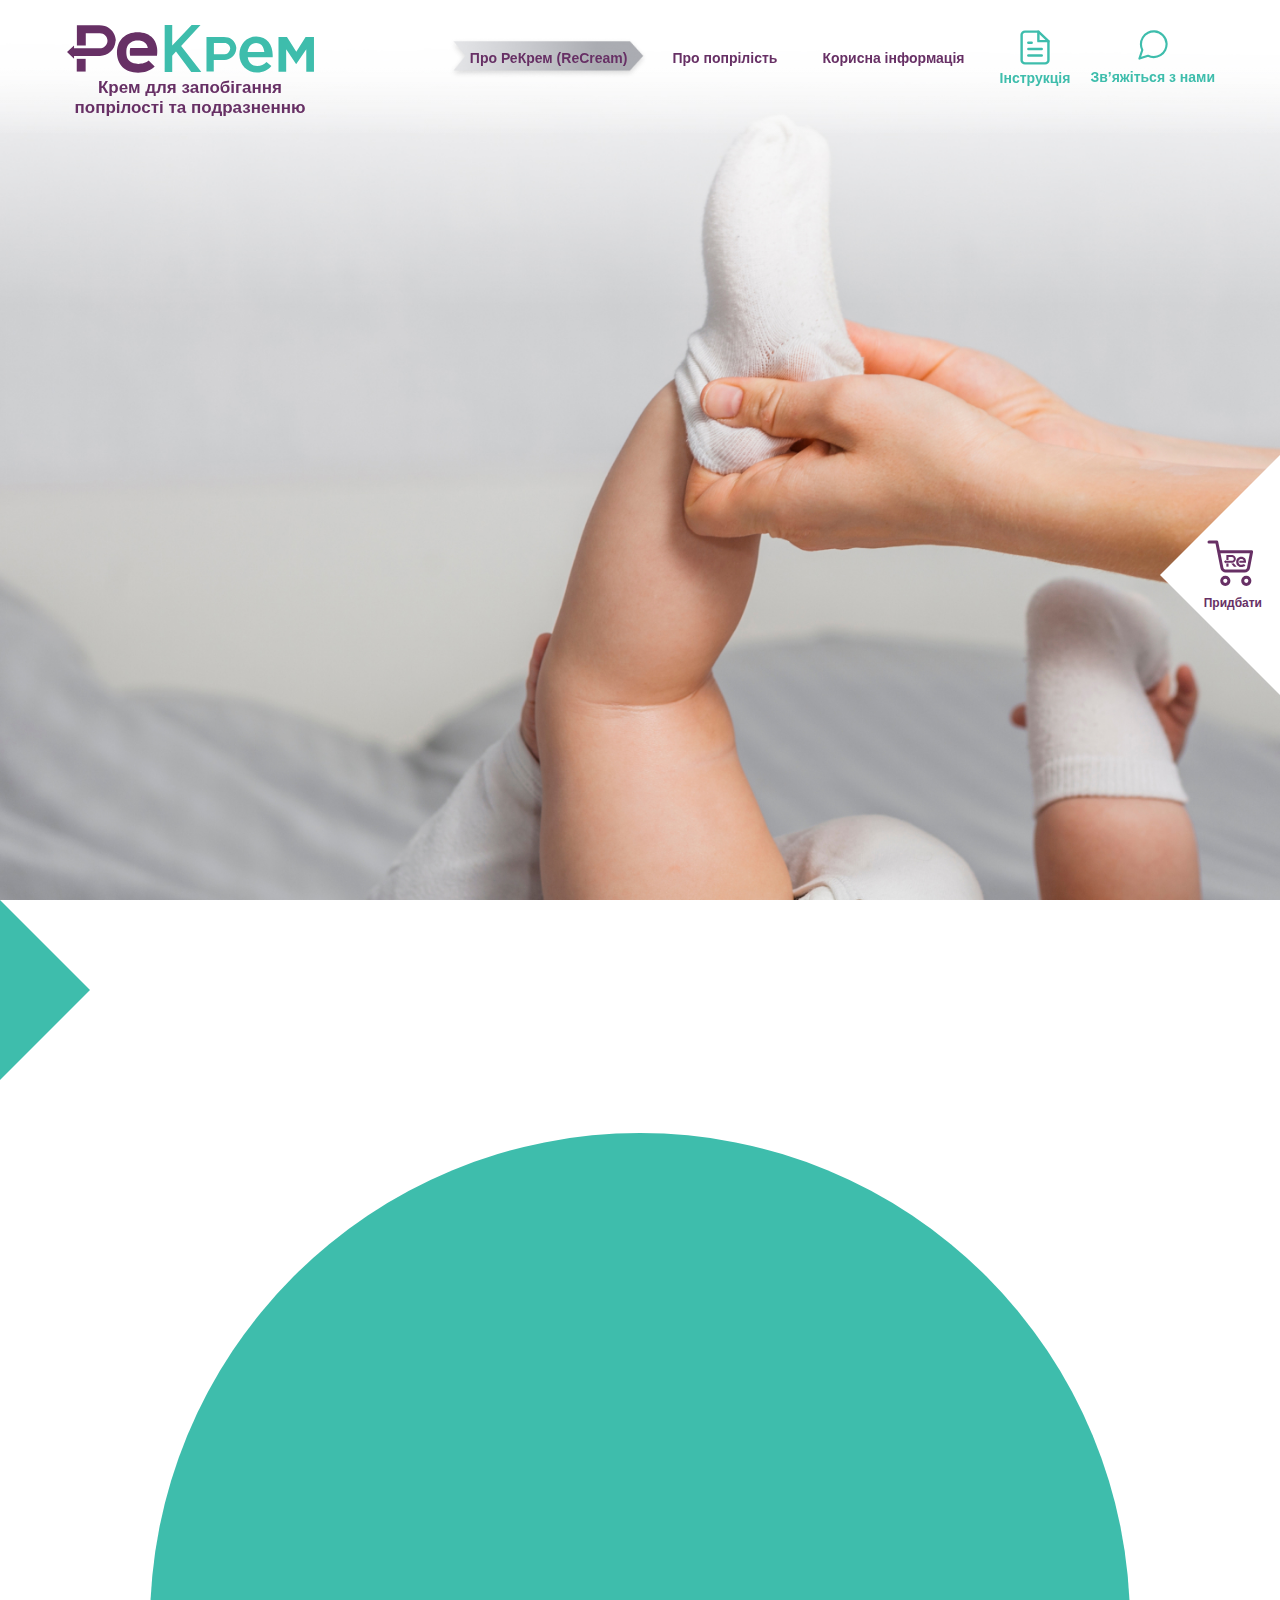
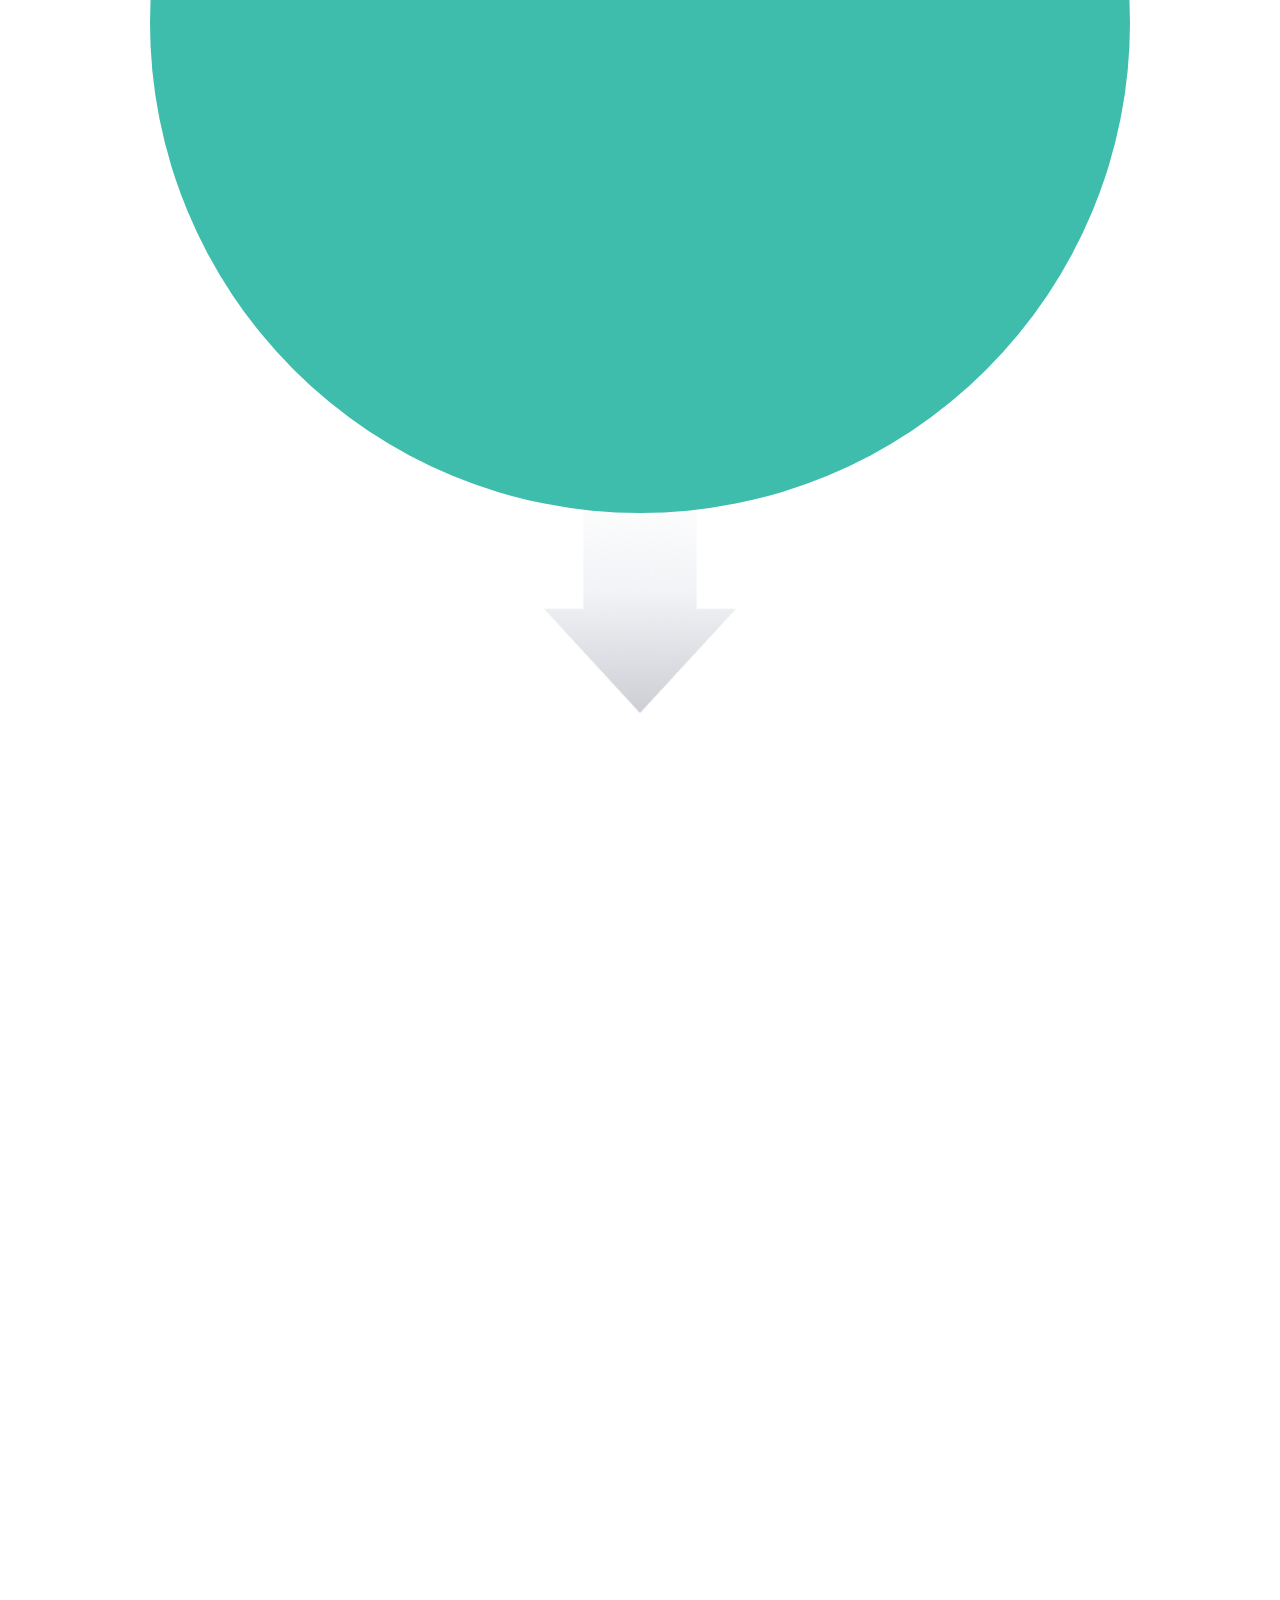
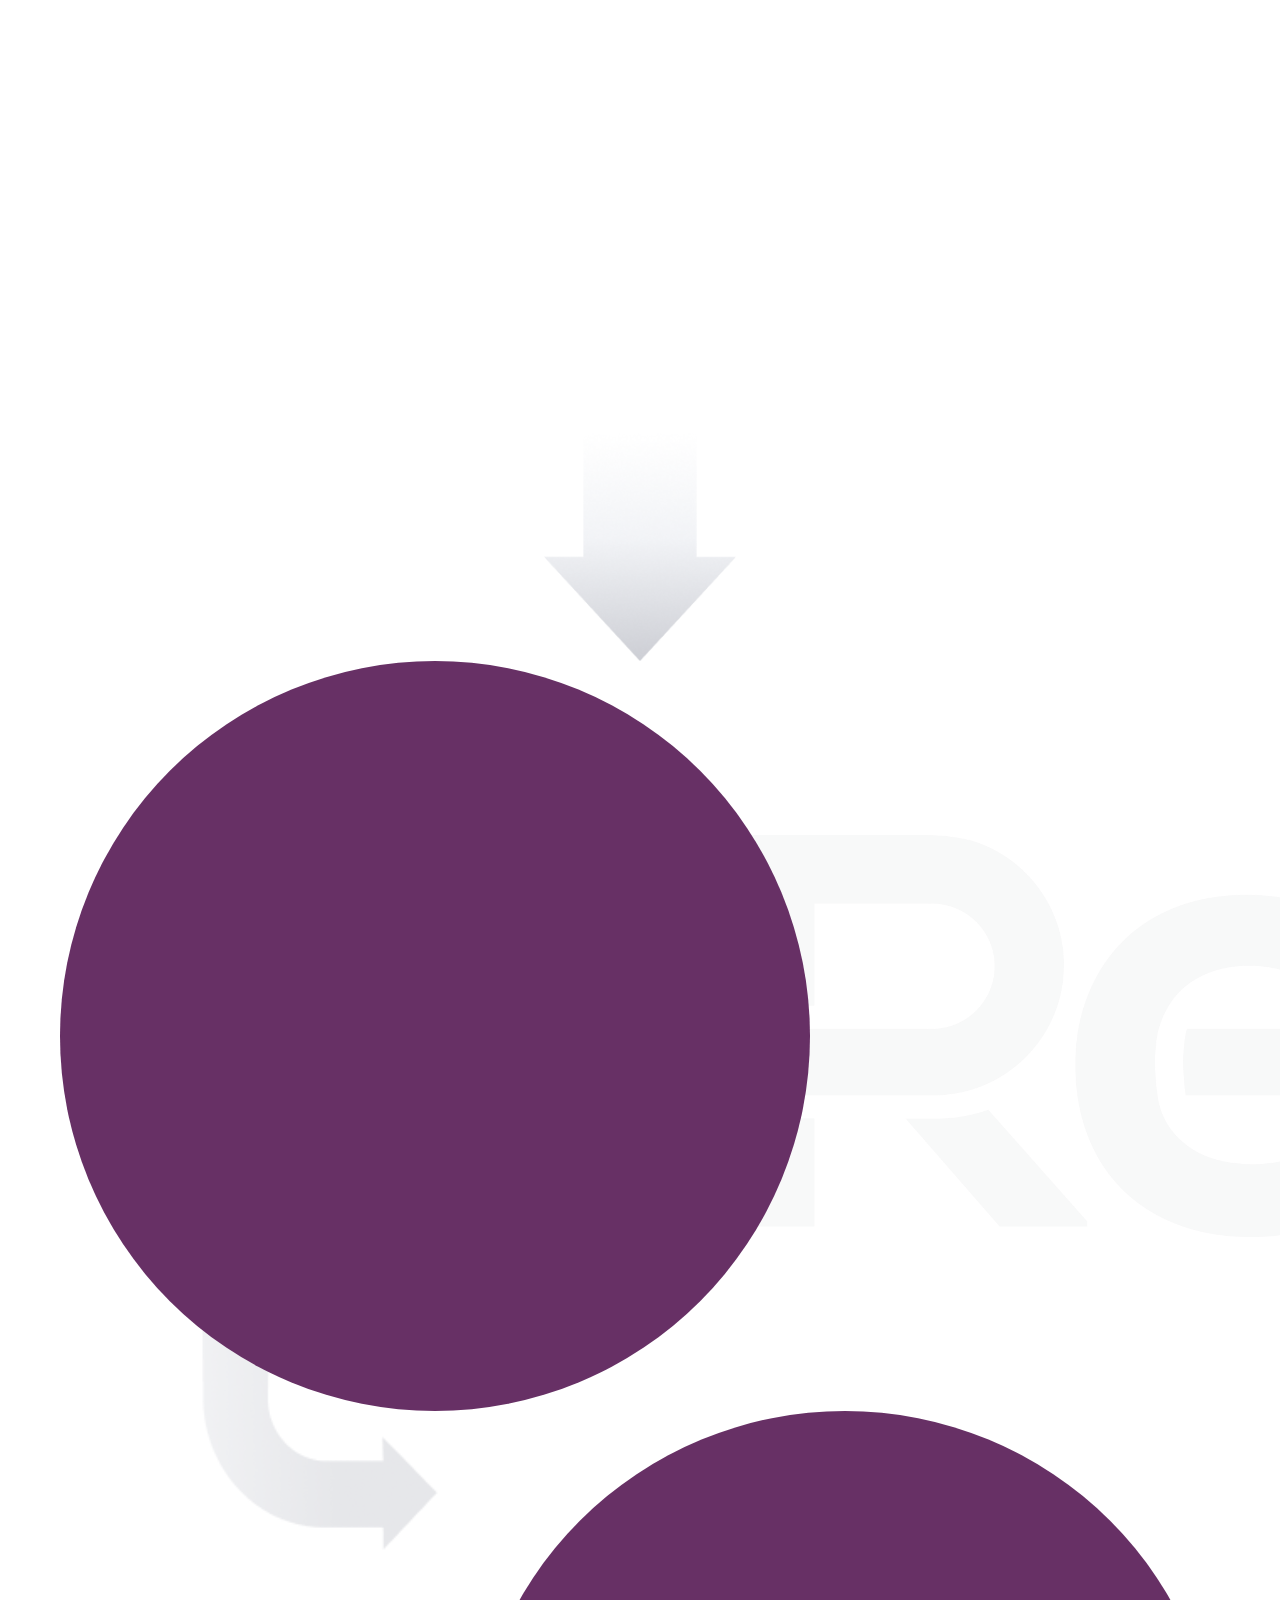
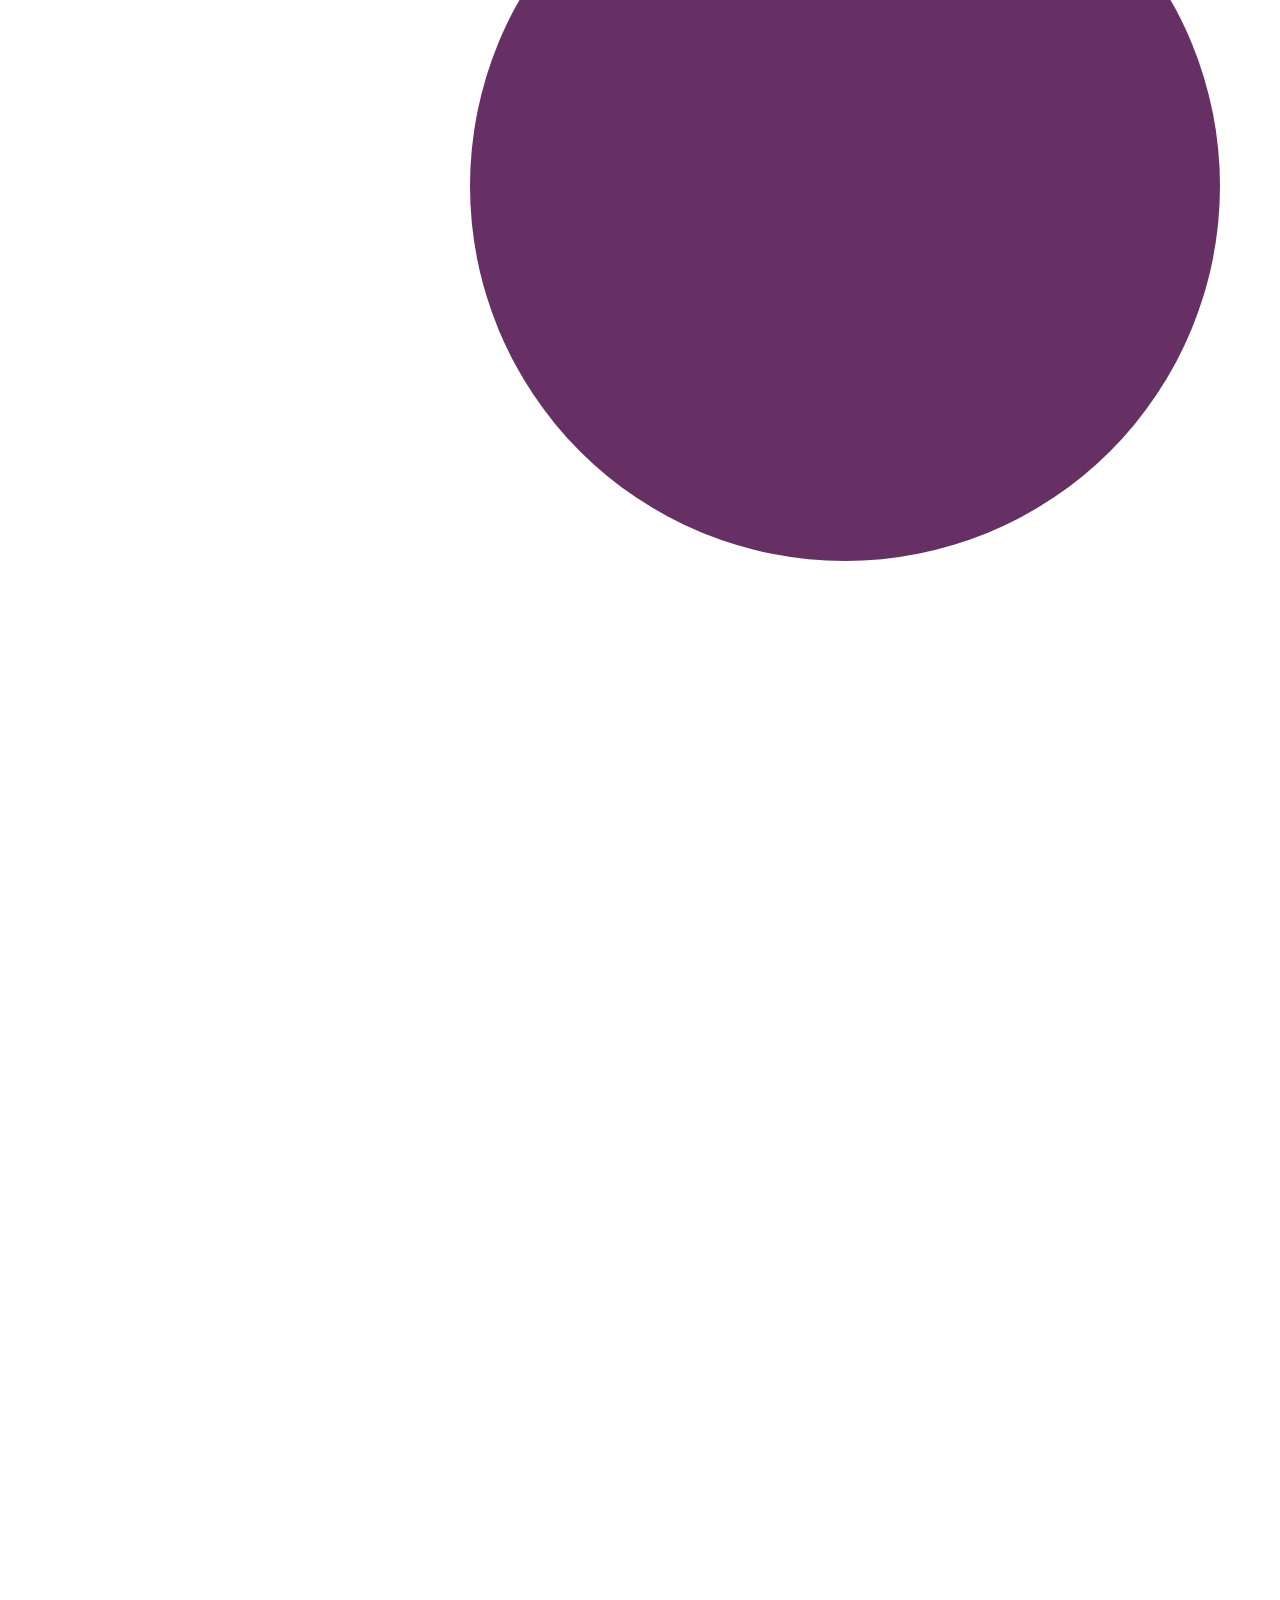
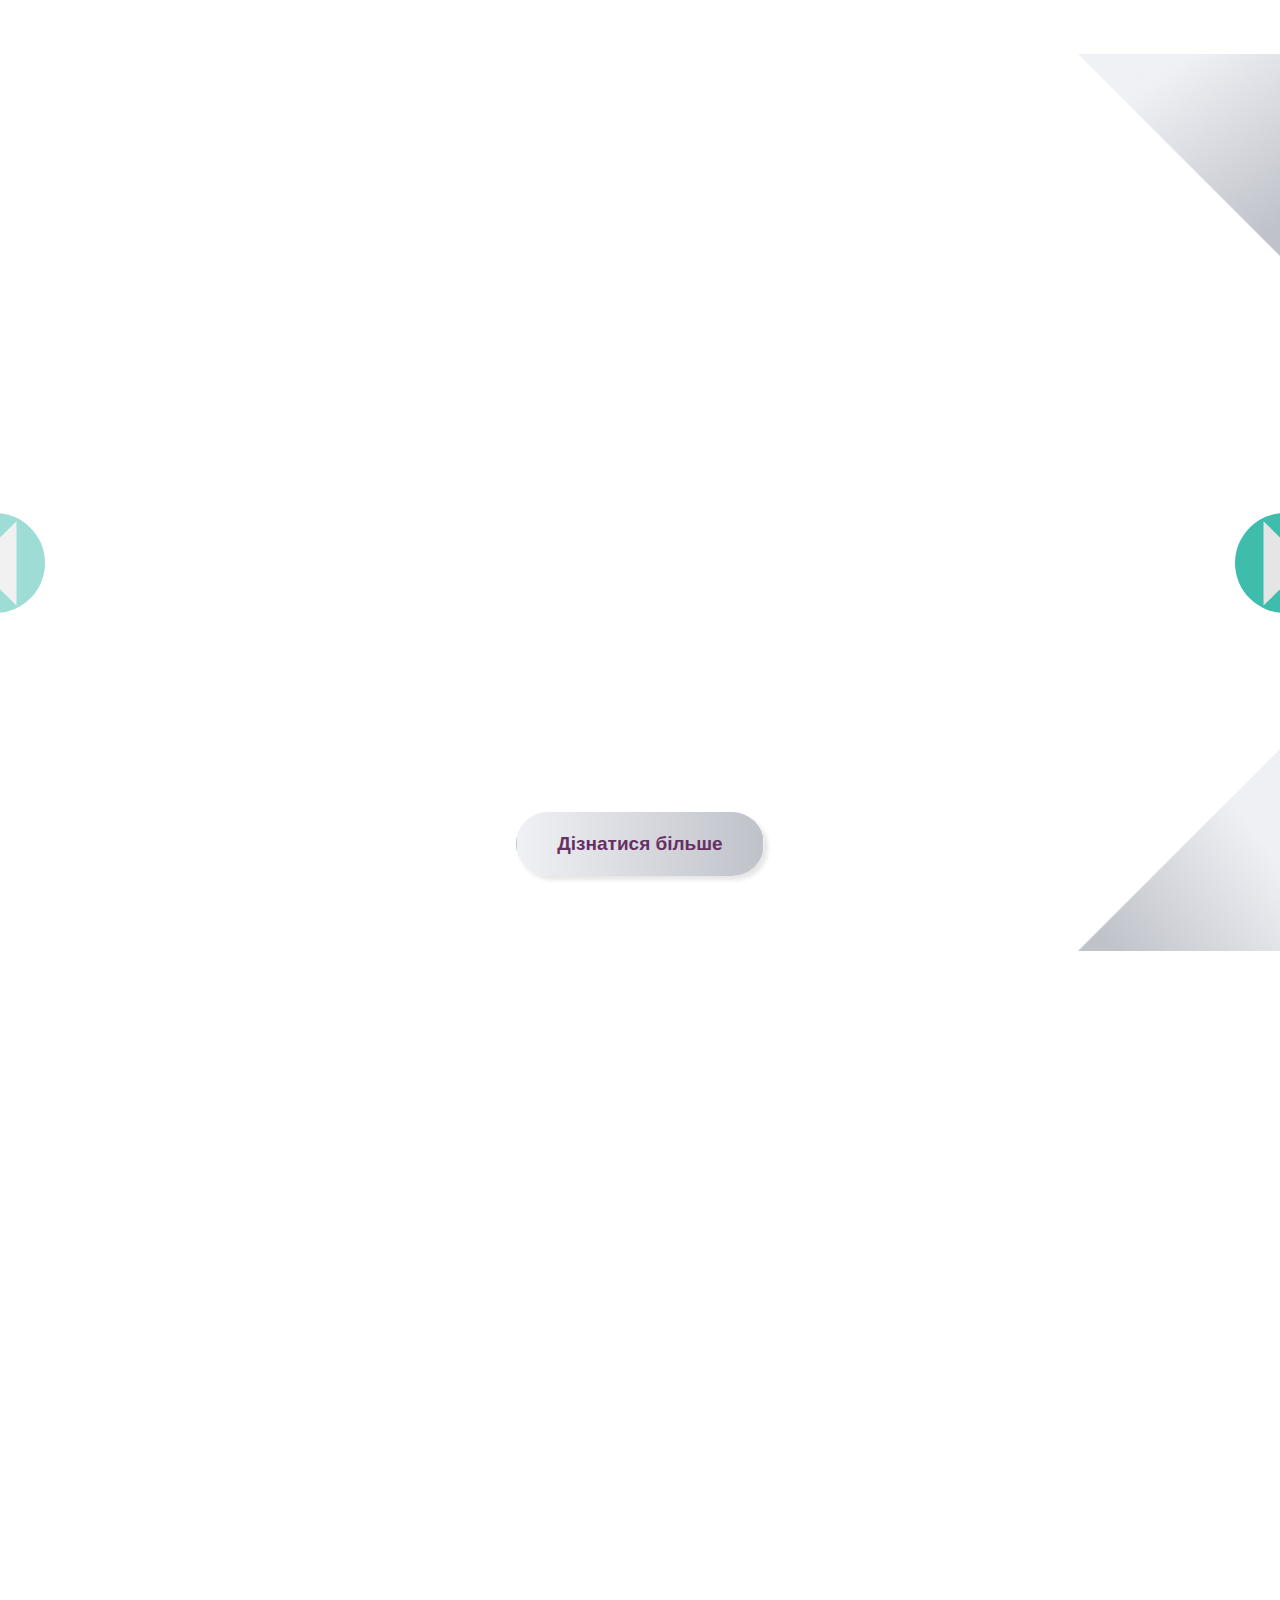
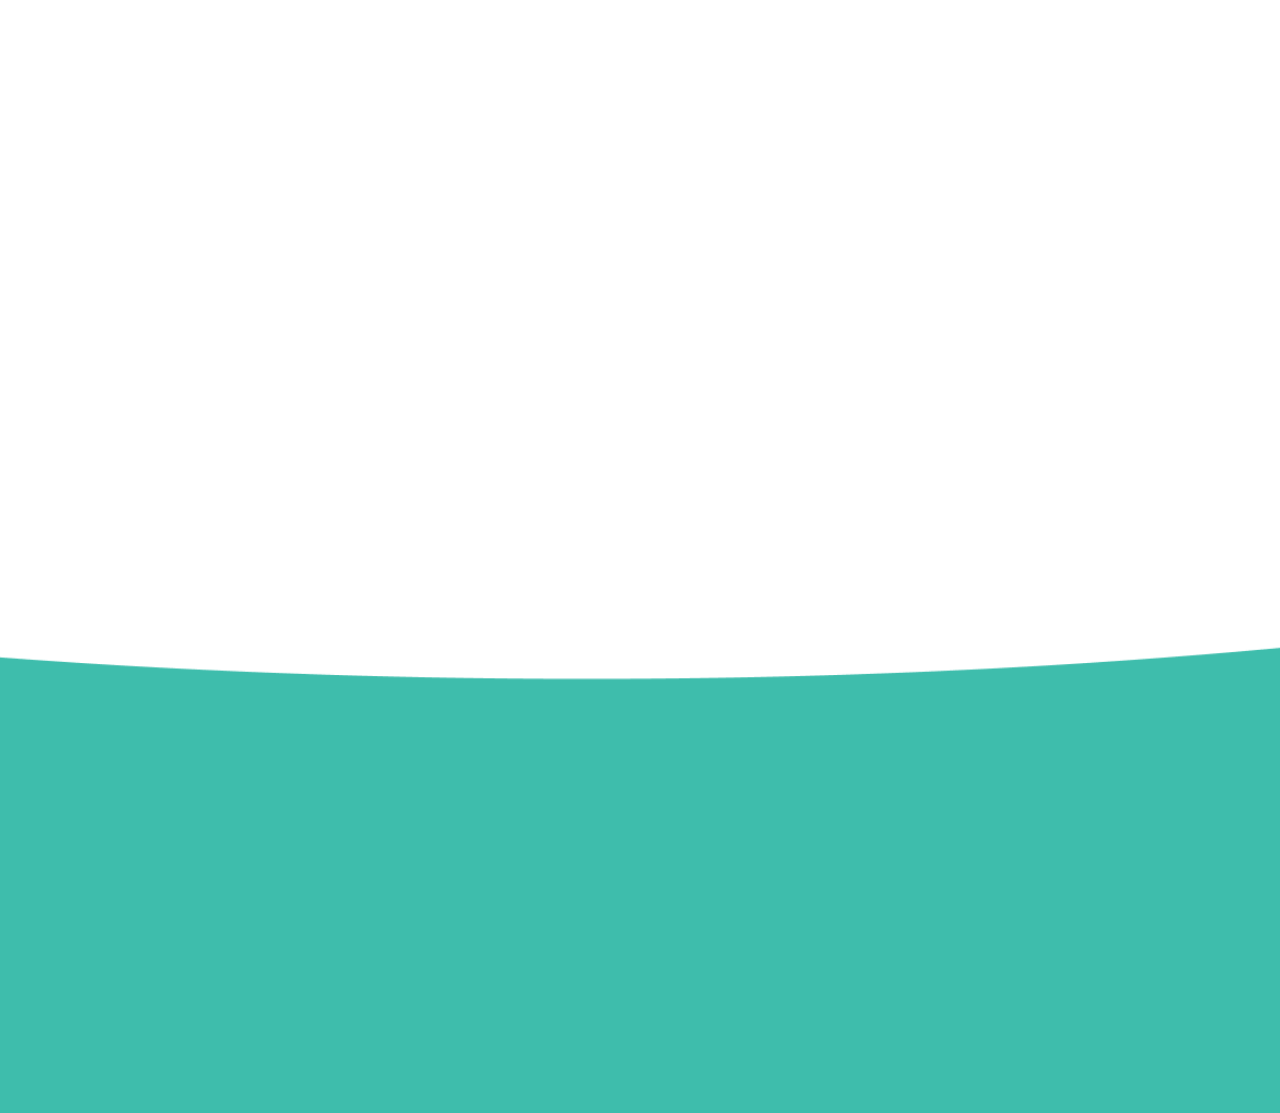
<file: chafingBaby.html>
<!DOCTYPE html>
<html lang="en">
<head>
  <meta charset="UTF-8">
  <meta http-equiv="X-UA-Compatible" content="IE=edge">
  <meta name="viewport" content="width=device-width, initial-scale=1.0">
  <link rel="stylesheet" href="./index.css">
  <link
    rel="stylesheet"
    href="https://cdn.jsdelivr.net/npm/swiper@9/swiper-bundle.min.css"
  />
  <link
    rel="stylesheet"
    href="https://unpkg.com/aos@2.3.1/dist/aos.css"
  >
  <title>РеКрем: попрілість у дитини</title>
</head>
<body>
  <header data-aos="fade-down">
    <div class="container">
      <div class="header__wrapper">
        <div class="logo">
          <a href="./index.html">
            <img src="./images/logo--color.svg" alt="ReCream">
          </a>
          <p>
            <strong class="violet">
              Крем для запобігання попрілості та подразненню
            </strong>
          </p>
        </div>
        <nav class="header__nav">
          <ul class="header__nav-list">
            <li>
              <a href="./index.html" class="active">
                Про РеКрем (ReCream)
              </a>
            </li>
            <li>
              <a href="./aboutPage.html">
                Про попрілість
              </a>
            </li>
            <li>
              <a href="./usefullInfoPage.html">
                Корисна інформація
              </a>
            </li>
            <li>
              <ul class="header__nav-sublist">
                <li>
                  <a href="./files/ReCream_instruction.pdf" target="_blank">
                    <img src="./images/instruction-icon.svg" alt="Instruction">
                    Інструкція
                  </a>
                </li>
                <li>
                  <a class="open-modal">
                    <img src="./images/chat-icon.svg" alt="Chat">
                    Зв’яжіться з нами
                  </a>
                </li>
              </ul>
            </li>
          </ul>
        </nav>
      </div>
      <div class="header-mobile">
        <div class="logo">
          <img src="./images/logo--color.svg" alt="ReCream">
          <p>
            <strong class="violet">
              Крем для запобігання попрілості та подразненню
            </strong>
          </p>
        </div>
        <button class="burger-button">
          <div class="burger-button__background"></div>
        </button>
        <nav class="header-mobile-nav">
          <ul class="header-modile__nav-list">
            <li>
              <a href="./index.html">
                Про РеКрем (ReCream)
              </a>
            </li>
            <li>
              <a href="./aboutPage.html">
                Про попрілість
              </a>
            </li>
            <li>
              <a href="./usefullInfoPage.html">
                Корисна інформація
              </a>
            </li>
            <li>
              <ul class="header-mobile__nav-sublist">
                <li>
                  <a href="./files/ReCream_instruction.pdf" target="_blank">
                    <img src="./images/instruction-icon.svg" alt="Instruction">
                    Інструкція
                  </a>
                </li>
                <li>
                  <a class="open-modal">
                    <img src="./images/chat-icon.svg" alt="Chat">
                    Зв’яжіться з нами
                  </a>
                </li>
              </ul>
            </li>
          </ul>
        </nav>
      </div>
    </div>
  </header>
  <main>
    <section class="section-greeting--about">
      <div class="greeting-background">
        <img src="./images/chafing-greeting-background.jpg" alt="ReCream">
      </div>
      <div class="container">
        <div class="greeting__content greeting__content--about">
        </div>
      </div>
      <a href="#buy-reCream" class="buy buy--white-main">
        <img src="./images/cart-icon.svg" alt="Cart">
        <strong class="violet">Придбати</strong>
      </a>
    </section>
    <section class="section section-aboutCream--chafing">
      <div class="container">
        <div class="chafing__content">
          <h2 data-aos="fade-down">
            Попрілість у дитини
          </h2>
          <div class="chafing__content-text">
            <div data-aos="zoom-in" class="chafing__content-text-wrapper">
              <p>
                <strong class="violet">
                  Як проходить лікування та профілактика попрілостей у дітей
                </strong>
              </p>
              <p>
                Подібні запалення мають вигляд червоних плям на шкірі, іноді з пухирцями та висипанням. Якщо
                попрілість триває надто довго, з’являються невеликі рани, які одночасно печуть та сверблять. Саме
                через це малюк вередує та веде себе неспокійно, погано спить та їсть.
              </p>
              <p>
                <strong class="violet">
                  Щоб заспокоїти запалення шкіри у малюка, слід дотримуватись наступних правил гігієни:
                </strong>
              </p>
              <ul>
                <li>
                  ретельно обмивати подразнені ділянки чистою водою, щоб прибрати зайву рідину, залишки поту та сечі
                </li>
                <li>
                  користуватися спеціальними миючими засобами з нейтральним рН
                </li>
                <li>
                  просушувати уражені ділянки сухими паперовими серветками чи м’яким рушником
                </li>
                <li>
                  наносити зволожуючий крем РеКрем, який за декілька хвилин втамовує біль та знімає запалення
                </li>
                <li>
                  вчасно міняти підгузки, щоб попередити ускладнення подразнення
                </li>
              </ul>
              <p>
                Якщо дотримуватись основних правил гігієни та використовувати спеціальний крем від попрілостей
                для немовлят, подразнення загоюються вже через кілька годин. Крім того, РеКрем (ReCream) – це
                ефективна альтернатива тальковій присипці, оскільки згідноз проведеними науковими дослідженнями, 
                остання підвищує ризик виникнення пелюшкового дерматиту.
              </p>
            </div>
          </div>
        </div>
      </div>
    </section>
    <section class="section section-know--chafing">
      <div class="container">
        <h2 data-aos="fade-down">
          Що потрібно знати
          <strong class="blue">
            для профілактики попрілостей
          </strong>
        </h2>
        <p data-aos="fade-down">
          <strong class="violet">
            Для чого лікувати запалення та почервоніння шкіри, якщо можна їх уникнути? 
            Щоб попередити алергічну реакцію, попрілість та пелюшковий дерматит, потрібно дотримуватись наступних
            правил:
          </strong>
        </p>
        <div class="know__content">
          <div data-aos="fade-right" class="know__content-img-wrapper">
            <img src="./images/know__img.png" alt="ReCream">
          </div>
          <ul data-aos="fade-left" class="know__content-list">
            <li>
              <strong class="violet">
                Частіше міняти підгузки згідно з інструкцією виробника
              </strong>
            </li>
            <li>
              <strong class="violet">
                Регулярно підмивати дитину чистою водою
              </strong>
            </li>
            <li>
              <strong class="violet">
                Ретельно просушувати шкіру після миття
              </strong>
            </li>
            <li>
              <strong class="violet">
                Використовувати гіпоалергенні миючі засоби
              </strong>
            </li>
            <li>
              <strong class="violet">
                Контролювати температурний режим в приміщенні
              </strong>
            </li>
            <li>
              <strong class="violet">
                Обирати одяг, зроблений виключно з натуральних тканин
              </strong>
            </li>
          </ul>
        </div>
        <p>
          <strong data-aos="fade-right" class="violet">
            Ці прості правила допоможуть вам вберегти дитину від страждань та болю, а вас – від безсонних ночей. 
          </strong>
          <strong data-aos="fade-left" class="violet">
            Проте, навіть якщо з вами все ж таки трапиться така неприємність, одразу скористайтесь кремом
            від попрілостей для немовлят РеКрем (ReCream). Він неодмінно заспокоїть запалення та поверне спокій
            вашому малюку.
          </strong>
        </p>
      </div>
    </section>
    <section class="section section-about--chafing">
      <div class="container">
        <div class="about--chafing__text">
          <div data-aos="zoom-in" class="about--chafing__text-wrapper">
            <h3>
              <strong class="blue">
                Крем РеКрем (ReCream) – Ефективна профілактика попрілостей у дітей
              </strong>
            </h3>
            <p>
              Запалення та почервоніння шкіри, яке зумовлене дратівливим та тривалим зволожуючим впливом продуктів
              секреції шкірних залоз, відоме чи не кожному з нас. Попрілість часто виникає у людей похилого віку,
              лежачих хворих та жінок з великим розміром грудей.
            </p>
            <p>
              Проте найбільше від цієї неприємності страждають малюки, оскільки вони мають надзвичайно ніжну та
              чутливу шкіру. Для запобігання подразненням на почервонінню, батькам слід використовувати спеціальний
              крем від попрілості у немовлят РеКрем. 
            </p>
            <p>
              Нижче ви дізнаєтесь як використовувати цей засіб та яких превентивних заходів слід дотримуватися 
              для запобігання появи попрілостей.
            </p>
          </div>
        </div>
        <div class="about--chafing__text">
          <div data-aos="zoom-in" class="about--chafing__text-wrapper">
            <h3>
              <strong class="blue">
                Додаткові переваги зволожуючого крему для немовлят і дорослих
              </strong>
            </h3>
            <p>
              РеКрем має збагачену формулу та вважається універсальним, оскільки він може застосовуватись не тільки
              для лікування попрілостей, а ще і як косметичний засіб. Крем може бути засобом від тріщин та лущення
              шкіри рук. Він добре справляється з алергічними подразненнями, зволожує та відновлює верхній шар
              епідермісу. РеКрем також може використовуватись як крем для догляду за обличчям при проблемній шкірі
              або в якості жіночого засобу для захисту молочних залоз від тріщин під час годування грудьми.
            </p>
            <p>
              Багатофункціональність цього крему обумовлена відсутністю у складі етанолу, парабенів та барвників.
              Для створення РеКрем застосовуються тільки натуральні гіпоалергенні компоненти:
            </p>
            <ul>
              <li>
                <p>
                  цинк і пантенол загоюють рани та сприяють відновленню
                </p>
              </li>
              <li>
                <p>
                  вітамін Е та мигдальне масло живлять шкіру та підвищують
                </p>
              </li>
              <li>
                <p>
                  її захисну функцію
                </p>
              </li>
              <li>
                <p>
                  звіробій та ромашка знімають запалення
                </p>
              </li>
              <li>
                <p>
                  алое вера, ланолін і гліцерин зволожують шкіру
                </p>
              </li>
              <li>
                <p>
                  бджолиний віск, вазелін та парафін захищають від агресивного середовища
                </p>
              </li>
            </ul>
          </div>
        </div>
      </div>
    </section>
    <section class="section section-rules--chafing">
      <div class="container">
        <h2 data-aos="fade-down">
          Правила нанесення крему під підгузок
        </h2>
        <div class="rules__content">
          <div data-aos="flip-down" class="rules__card">
            <div class="rules__card-decorator">
              <img src="./images/baby-1.svg">
            </div>
            <div class="rules__card-description">
              <p>
                Якщо є подразнення чи попрілості,
                <strong class="violet">
                  крем варто наносити під час кожної зміни підгузка
                </strong>
              </p>
            </div>
          </div>
          <div data-aos="flip-down" data-aos-delay="200" class="rules__card">
            <div class="rules__card-decorator">
              <img src="./images/baby-2.svg">
            </div>
            <div class="rules__card-description">
              <p>
                Наносьте крем тонким шаром
                <strong class="violet">
                  на попередньо очищену шкіру
                </strong>
              </p>
            </div>
          </div>
          <div data-aos="flip-down" data-aos-delay="400" class="rules__card">
            <div class="rules__card-decorator">
              <img src="./images/baby-3.svg">
            </div>
            <div class="rules__card-description">
              <p>
                Не використовуйте крем та присипку одночасно.
                <strong class="violet">
                  Можуть утворитися грудочки, які пошкодять шкіру
                </strong>
              </p>
            </div>
          </div>
          <div data-aos="flip-down" data-aos-delay="600" class="rules__card">
            <div class="rules__card-decorator">
              <img src="./images/baby-4.svg">
            </div>
            <div class="rules__card-description">
              <p>
                Крем потрібно наносити на пахові складки та шкіру сідничок.
                <strong class="violet">
                  Проте слід оминати статеві органи дитини
                </strong>
              </p>
            </div>
          </div>
        </div>
      </div>
    </section>
    <section class="section section--useful--main">
      <div class="container container--useful--main">
        <h2 data-aos="fade-up">
          Корисна <strong class="blue">інформація</strong>
        </h2>
        <div class="useful__content">
          <div data-aos="fade-up" class="swiper useful__content-slider">
            <div class="swiper-wrapper useful__content-slider-wrapper">
              <div class="swiper-slide useful__content-slider-item">
                <div class="useful__content-slider-card">
                  <div class="useful__content-slider-item-photo">
                    <img src="./images/useful__slider-photo-1.jpg" alt="Профілактика та лікування атопічного дерматиту у дорослих">
                  </div>
                  <h3>
                    Профілактика та лікування атопічного дерматиту у дорослих
                  </h3>
                  <p>
                    Наша шкіра – це перший індикатор стану організму. Будь-які прояви у вигляді сверблячки,
                    почервоніння, лущення, печіння або висипів можуть бути симптомами атопічного дерматиту
                  </p>
                  <a href="./articleFirst.html" class="toContent toContent--small">
                    <svg width="44" height="22" viewBox="0 0 44 22" xmlns="http://www.w3.org/2000/svg">
                      <path d="M43.3491 0L21.7931 22L0.237122 0H43.3491Z"/>
                    </svg>
                  </a>
                </div>
              </div>
              <div class="swiper-slide useful__content-slider-item">
                <div class="useful__content-slider-card">
                  <div class="useful__content-slider-item-photo">
                    <img src="./images/useful__slider-photo-2.jpg" alt="Діагностики та профілактики пелюшкового дерматиту у дітей">
                  </div>
                  <h3>
                    Діагностики та профілактики пелюшкового дерматиту у дітей
                  </h3>
                  <p>
                    Існує багато причин, які спонукають батьків звертатися до дитячого лікаря, але найчастіше це відбувається
                    через різні висипання на тілі малечі. Пелюшковий дерматит у хлопчиків та дівчаток
                  </p>
                  <a href="./articleFirst.html" class="toContent toContent--small">
                    <svg width="44" height="22" viewBox="0 0 44 22" xmlns="http://www.w3.org/2000/svg">
                      <path d="M43.3491 0L21.7931 22L0.237122 0H43.3491Z"/>
                    </svg>
                  </a>
                </div>
              </div>
              <div class="swiper-slide useful__content-slider-item">
                <div class="useful__content-slider-card">
                  <div class="useful__content-slider-item-photo">
                    <img src="./images/useful__slider-photo-3.jpg" alt="Як і чому виникає пелюшковий дерматит?">
                  </div>
                  <h3>
                    Як і чому виникає пелюшковий дерматит?
                  </h3>
                  <p>
                    Подразнення шкірного покриву через тривалий контакт з випорожненнями, а також порушення
                    відведення поту – це одні з найпоширеніших проблем, які властиві новонародженим дітям.
                  </p>
                  <a href="./articleFirst.html" class="toContent toContent--small">
                    <svg width="44" height="22" viewBox="0 0 44 22" xmlns="http://www.w3.org/2000/svg">
                      <path d="M43.3491 0L21.7931 22L0.237122 0H43.3491Z"/>
                    </svg>
                  </a>
                </div>
              </div>
              <div class="swiper-slide useful__content-slider-item">
                <div class="useful__content-slider-card">
                  <div class="useful__content-slider-item-photo">
                    <img src="./images/useful__slider-photo-4.jpg" alt="Як обрати мазь для загоєння ран?">
                  </div>
                  <h3>
                    Як обрати мазь для загоєння ран?
                  </h3>
                  <p>
                    Існує безліч причин, через які на нашій шкірі можуть утворюватися рани. Хтось необачно
                    поводиться з побутовими предметами, інші ігнорують щоденний догляд або страждають на хронічні
                    захворювання. 
                  </p>
                  <a href="./articleFirst.html" class="toContent toContent--small">
                    <svg width="44" height="22" viewBox="0 0 44 22" xmlns="http://www.w3.org/2000/svg">
                      <path d="M43.3491 0L21.7931 22L0.237122 0H43.3491Z"/>
                    </svg>
                  </a>
                </div>
              </div>
              <div class="swiper-slide useful__content-slider-item">
                <div class="useful__content-slider-card">
                  <div class="useful__content-slider-item-photo">
                    <img src="./images/useful__slider-photo-1.jpg" alt="Профілактика та лікування атопічного дерматиту у дорослих">
                  </div>
                  <h3>
                    Профілактика та лікування атопічного дерматиту у дорослих
                  </h3>
                  <p>
                    Наша шкіра – це перший індикатор стану організму. Будь-які прояви у вигляді сверблячки,
                    почервоніння, лущення, печіння або висипів можуть бути симптомами атопічного дерматиту
                  </p>
                  <a href="./articleFirst.html" class="toContent toContent--small">
                    <svg width="44" height="22" viewBox="0 0 44 22" xmlns="http://www.w3.org/2000/svg">
                      <path d="M43.3491 0L21.7931 22L0.237122 0H43.3491Z"/>
                    </svg>
                  </a>
                </div>
              </div>
              <div class="swiper-slide useful__content-slider-item">
                <div class="useful__content-slider-card">
                  <div class="useful__content-slider-item-photo">
                    <img src="./images/useful__slider-photo-1.jpg" alt="Профілактика та лікування атопічного дерматиту у дорослих">
                  </div>
                  <h3>
                    Профілактика та лікування атопічного дерматиту у дорослих
                  </h3>
                  <p>
                    Наша шкіра – це перший індикатор стану організму. Будь-які прояви у вигляді сверблячки,
                    почервоніння, лущення, печіння або висипів можуть бути симптомами атопічного дерматиту
                  </p>
                  <a href="./articleFirst.html" class="toContent toContent--small">
                    <svg width="44" height="22" viewBox="0 0 44 22" xmlns="http://www.w3.org/2000/svg">
                      <path d="M43.3491 0L21.7931 22L0.237122 0H43.3491Z"/>
                    </svg>
                  </a>
                </div>
              </div>
              <div class="swiper-slide useful__content-slider-item">
                <div class="useful__content-slider-card">
                  <div class="useful__content-slider-item-photo">
                    <img src="./images/useful__slider-photo-1.jpg" alt="Профілактика та лікування атопічного дерматиту у дорослих">
                  </div>
                  <h3>
                    Профілактика та лікування атопічного дерматиту у дорослих
                  </h3>
                  <p>
                    Наша шкіра – це перший індикатор стану організму. Будь-які прояви у вигляді сверблячки,
                    почервоніння, лущення, печіння або висипів можуть бути симптомами атопічного дерматиту
                  </p>
                  <a href="./articleFirst.html" class="toContent toContent--small">
                    <svg width="44" height="22" viewBox="0 0 44 22" xmlns="http://www.w3.org/2000/svg">
                      <path d="M43.3491 0L21.7931 22L0.237122 0H43.3491Z"/>
                    </svg>
                  </a>
                </div>
              </div>
            </div>
          </div>
          <div class="swiper-button-prev useful__slider-button">
            <svg width="44" height="22" viewBox="0 0 44 22" xmlns="http://www.w3.org/2000/svg">
              <path d="M43.3491 0L21.7931 22L0.237122 0H43.3491Z"/>
            </svg>
          </div>
          <div class="swiper-button-next useful__slider-button">
            <svg width="44" height="22" viewBox="0 0 44 22" xmlns="http://www.w3.org/2000/svg">
              <path d="M43.3491 0L21.7931 22L0.237122 0H43.3491Z"/>
            </svg>
          </div>
          <a href="./usefullInfoPage.html">
            <strong class="violet">
              Дізнатися більше
            </strong>
          </a>
        </div>
      </div>
    </section>
    <section id="buy-reCream" class="section section--buy">
      <div class="container">
        <h2 data-aos="fade-up">
          Зручно замовити Ре<strong class="blue">Крем online</strong>
        </h2>
        <div class="buy__cards">
          <div data-aos="flip-down" data-aos-delay="500" class="buy__card">
            <img src="./images/tabletki__logo.png" alt="Tabletki">
            <p>
              <strong class="violet">
                Забронювати зі знижкою в найближчій аптеці
              </strong>
            </p>
            <a href="https://tabletki.ua/uk/ReCream/1016187/" target="_blank">
              <img src="./images/cart-icon--white.svg" alt="Забронювати">
              <strong>Забронювати</strong>
            </a>
          </div>
          <div data-aos="flip-down" data-aos-delay="500" class="buy__card">
            <img src="./images/parfum__logo.png" alt="Parfum">
            <p>
              <strong class="violet">
                Замовити в інтернет-магазині косметики з безкоштовною доставкою
              </strong>
            </p>
            <a 
              href="https://parfums.ua/product/krem-pod-podguzniki-ot-oprelostej-detskij-recream?utm_source=recream&utm_medium=where_to_buy&utm_campaign=recream_site"
              target="_blank"
            >
              <img src="./images/cart-icon--white.svg" alt="Придбати онлайн">
              <strong>Придбати онлайн</strong>
            </a>
          </div>
          <div data-aos="flip-down" data-aos-delay="500" class="buy__card">
            <img src="./images/liki__logo.png" alt="Liki24">
            <p>
              <strong class="violet">
                Замовити в найближчій аптеці з доставкою додому 
              </strong>
            </p>
            <a
              href="https://liki24.com/uk/p/rekrem-recream-krem-dlya-predotvrasheniya-oprelosti-krem-tuba-75-g/"
              target="_blank"
            >
              <img src="./images/cart-icon--white.svg" alt="Замовити з доставкою">
              <strong>Замовити з доставкою</strong>
            </a>
          </div>
        </div>
      </div>
    </section>
    <section class="section section--conect">
      <div class="container">
        <div data-aos="zoom-in" class="conect__wrapper">
          <div class="conect__background">
            <img src="./images/background-conect.png">
            <div class="connect__content">
              <img src="./images/conect__logo.svg" alt="ReCream">
              <h2>
                Зворотний зв’язок
              </h2>
              <p>
                Поділіться вашими враженнями від застосування продукту – надішліть повідомлення щодо
                якості чи небажаних явищ компанії-імпортеру.
              </p>
              <button type="button" class="open-modal">
                <strong class="blue">
                  Написати
                </strong>
              </button>
            </div>
          </div>
        </div>
      </div>
    </section>
    <section class="modal">
      <div class="modal__content">
        <button type="button" class="close-modal">
          <svg width="14" height="14" viewBox="0 0 14 14" xmlns="http://www.w3.org/2000/svg">
            <path d="M0.413849 11.6088C-0.13277 12.1554 -0.13277 13.0431 0.413849 13.5898C0.960468 14.1364 1.84818 14.1364 2.39479 13.5898L6.99951 8.98067L11.609 13.5858C12.1557 14.1324 13.0429 14.1324 13.5895 13.5858C14.1362 13.0392 14.1362 12.1515 13.5895 11.6049L8.98046 7.00016L13.5852 2.39107C14.1318 1.84445 14.1318 0.956742 13.5852 0.410123C13.0386 -0.136496 12.1508 -0.136496 11.6042 0.410123L6.99951 5.01921L2.39042 0.414495C1.8438 -0.132124 0.956095 -0.132124 0.409476 0.414495C-0.137143 0.961114 -0.137143 1.84882 0.409476 2.39544L5.01857 7.00016L0.413849 11.6092V11.6088Z"/>
          </svg>
        </button>
        <form>
          <input type="text" name="name" placeholder="Ім'я">
          <input type="email" name="email" placeholder="E-mail">
          <input type="text" name="theme" placeholder="Тема">
          <textarea name="message" placeholder="Повідомлення" rows="3"></textarea>
          <button type="submit">
            Відправити
          </button>
        </form>
      </div>
    </section>
  </main>
  <footer>
    <div class="container">
      <div data-aos="zoom-in" class="footer__wrappper">
        <p>
          Реклама косметичного засобу. РеКрем (ReCream) крем для запобігання попрілості. Висновок
          ДСЕЕ № 12.2-18-3 14477 від 02.07.2019 р. Перед застосуванням бажано проконсультуватися з лікарем та
          ознайомитися з інструкцією. Важливо: перед застосуванням перевірити на алергічну реакцію. У разі
          виникнення алергічної реакції, звернутися до лікаря. Для зовнішнього застосування.
          Не є лікарським засобом. Виробник: Beka Ilaç Ve Kimya San. Tic. Ltd. Şti. (ТОВ «Бека Ілач Ве Кім'я Сан.
          Тідж. Лтд. Шті.»), Туреччина. Імпортер: ТОВ «БІОКОДЕКС Україна» - компанія французької групи Biocodex,
          04073, м. Київ, пр. Степана Бандери, 28-А. Тел.: +38 044 237 77 84. Повідомлення щодо скарг на якість та
          небажані явища надсилати компанії-імпортеру на е-mail: quality@biocodex.ua або за телефоном. Тарифікація
          дзвінків згідно з тарифами Вашого оператора. Цей веб-сайт призначений для української аудиторії та
          підпорядковується правовим нормам, що діють в Україні.
        </p>
        <p>
          Цей веб-сайт призначений для української аудиторії та підпорядковується правовим нормам, що діють в Україні.
        </p>
        <p>
          Всі права захищені РеКрем 2023
        </p>
        <div class="footer__logos">
          <div class="logo logo--white">
            <a href="./index.html">
              <img src="./images/logo--white.svg" alt="ReCream">
            </a>
            <p>
                Крем для запобігання попрілості та подразненню
            </p>
          </div>
          <div class="links">
            <a href="https://www.facebook.com/RecreamUA/" target="_blank">
              <img src="./images/facebook-logo.svg" alt="Facebook">
            </a>
            <a href="https://www.instagram.com/recream_ua/?hl=uk" target="_blank">
              <img src="./images/instagram-logo.svg" alt="Instagram">
            </a>
          </div>
          <div class="biodex">
            <img src="./images/biodex-logo.svg" alt="Biodex">
          </div>
        </div>
      </div>
    </div>
  </footer>

  <script src="https://unpkg.com/aos@2.3.1/dist/aos.js"></script>
  <script src="https://cdn.jsdelivr.net/npm/swiper@9/swiper-bundle.min.js"></script>
  <script src="./index.js"></script>
</body>
</html>
</file>
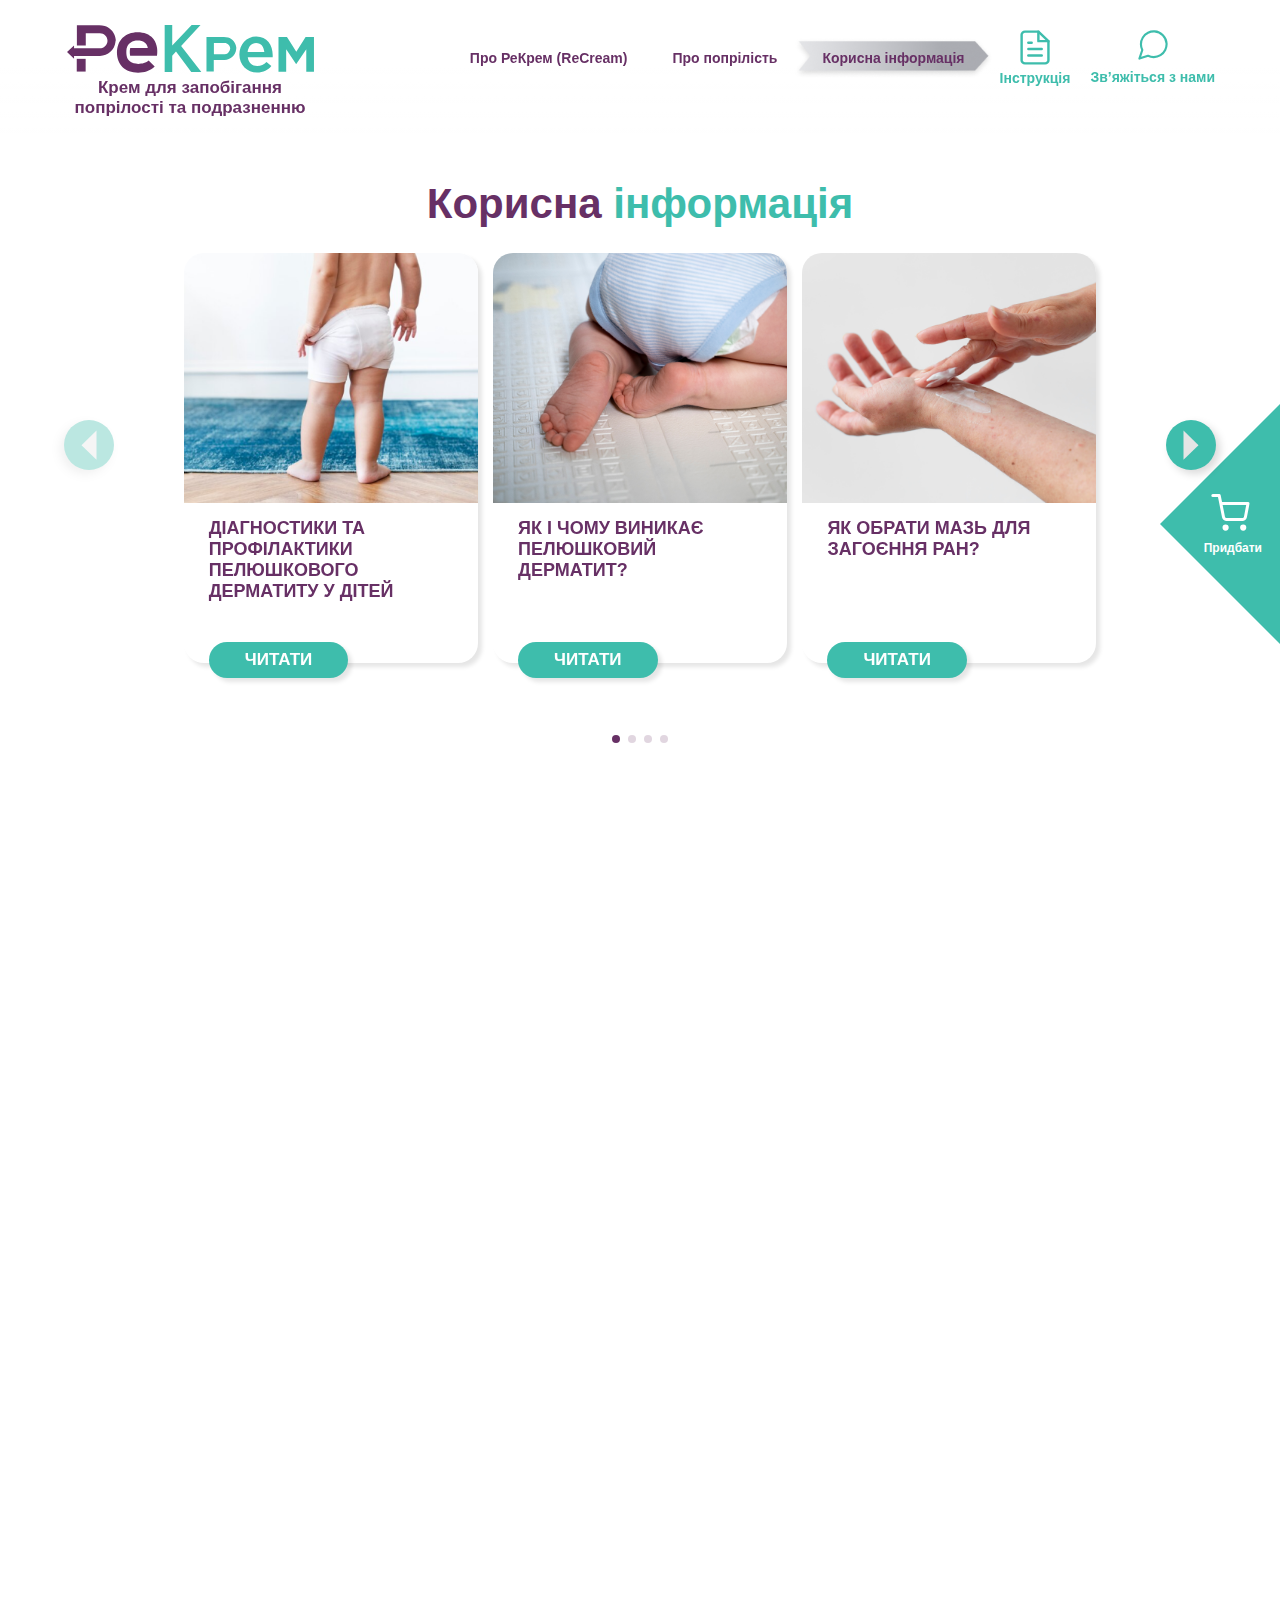
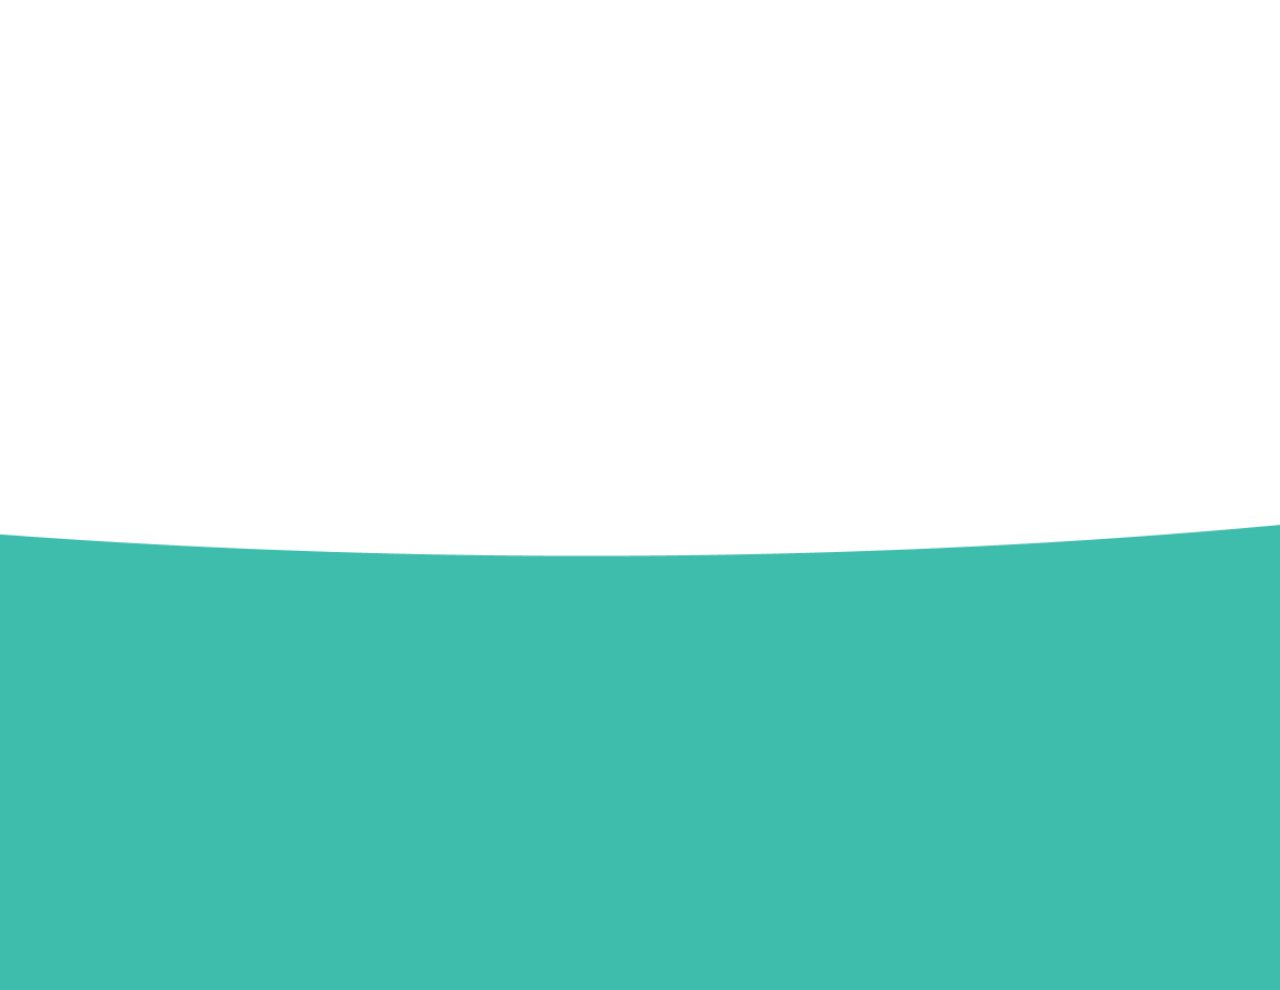
<file: usefullInfoPage.html>
<!DOCTYPE html>
<html lang="en">
<head>
  <meta charset="UTF-8">
  <meta http-equiv="X-UA-Compatible" content="IE=edge">
  <meta name="viewport" content="width=device-width, initial-scale=1.0">
  <link rel="stylesheet" href="./index.css">
  <link
    rel="stylesheet"
    href="https://cdn.jsdelivr.net/npm/swiper@9/swiper-bundle.min.css"
  />
  <link
    rel="stylesheet"
    href="https://unpkg.com/aos@2.3.1/dist/aos.css"
  >
  <title>РеКрем: корисна інформація</title>
</head>
<body>
  <header data-aos="fade-down">
    <div class="container">
      <div class="header__wrapper">
        <div class="logo">
          <a href="./index.html">
            <img src="./images/logo--color.svg" alt="ReCream">
          </a>
          <p>
            <strong class="violet">
              Крем для запобігання попрілості та подразненню
            </strong>
          </p>
        </div>
        <nav class="header__nav">
          <ul class="header__nav-list">
            <li>
              <a href="./index.html">
                Про РеКрем (ReCream)
              </a>
            </li>
            <li>
              <a href="./aboutPage.html">
                Про попрілість
              </a>
            </li>
            <li>
              <a href="./usefullInfoPage.html" class="active">
                Корисна інформація
              </a>
            </li>
            <li>
              <ul class="header__nav-sublist">
                <li>
                  <a href="./files/ReCream_instruction.pdf" target="_blank">
                    <img src="./images/instruction-icon.svg" alt="Instruction">
                    Інструкція
                  </a>
                </li>
                <li>
                  <a class="open-modal">
                    <img src="./images/chat-icon.svg" alt="Chat">
                    Зв’яжіться з нами
                  </a>
                </li>
              </ul>
            </li>
          </ul>
        </nav>
      </div>
      <div class="header-mobile">
        <div class="logo">
          <img src="./images/logo--color.svg" alt="ReCream">
          <p>
            <strong class="violet">
              Крем для запобігання попрілості та подразненню
            </strong>
          </p>
        </div>
        <button class="burger-button">
          <div class="burger-button__background"></div>
        </button>
        <nav class="header-mobile-nav">
          <ul class="header-modile__nav-list">
            <li>
              <a href="./index.html">
                Про РеКрем (ReCream)
              </a>
            </li>
            <li>
              <a href="./aboutPage.html">
                Про попрілість
              </a>
            </li>
            <li>
              <a href="./usefullInfoPage.html">
                Корисна інформація
              </a>
            </li>
            <li>
              <ul class="header-mobile__nav-sublist">
                <li>
                  <a href="./files/ReCream_instruction.pdf" target="_blank">
                    <img src="./images/instruction-icon.svg" alt="Instruction">
                    Інструкція
                  </a>
                </li>
                <li>
                  <a class="open-modal">
                    <img src="./images/chat-icon.svg" alt="Chat">
                    Зв’яжіться з нами
                  </a>
                </li>
              </ul>
            </li>
          </ul>
        </nav>
      </div>
    </div>
  </header>
  <main>
    <section class="section section-slider--usefulPage">
      <div class="container">
        <h2 data-aos="fade-down">
          Корисна <strong class="blue">інформація</strong>
        </h2>
        <div data-aos="fade-up" class="usefulPage__slider swiper">
          <div class="usefulPage__slider-wrapper swiper-wrapper">
            <div class="swiper-slide usefulPage__slider-item">
              <div class="usefulPage__slider-card">
                <div class="usefulPage__slider-item-photo">
                  <img src="./images/usefulPage__slider-phtot-1.png">
                </div>
                <p>
                  <strong class="violet">
                    Діагностики та профілактики пелюшкового дерматиту у дітей
                  </strong>
                </p>
                <a href="./articleSecond.html">
                  Читати
                </a>
              </div>
            </div>
            <div class="swiper-slide usefulPage__slider-item">
              <div class="usefulPage__slider-card">
                <div class="usefulPage__slider-item-photo">
                  <img src="./images/usefulPage__slider-phtot-2.png">
                </div>
                <p>
                  <strong class="violet">
                    Як і чому виникає пелюшковий дерматит?
                  </strong>
                </p>
                <a href="./articleSecond.html">
                  Читати
                </a>
              </div>
            </div>
            <div class="swiper-slide usefulPage__slider-item">
              <div class="usefulPage__slider-card">
                <div class="usefulPage__slider-item-photo">
                  <img src="./images/usefulPage__slider-phtot-3.png">
                </div>
                <p>
                  <strong class="violet">
                    Як обрати мазь для загоєння ран?
                  </strong>
                </p>
                <a href="./articleSecond.html">
                  Читати
                </a>
              </div>
            </div>
            <div class="swiper-slide usefulPage__slider-item">
              <div class="usefulPage__slider-card">
                <div class="usefulPage__slider-item-photo">
                  <img src="./images/usefulPage__slider-phtot-1.png">
                </div>
                <p>
                  <strong class="violet">
                    Діагностики та профілактики пелюшкового дерматиту у дітей
                  </strong>
                </p>
                <a href="./articleSecond.html">
                  Читати
                </a>
              </div>
            </div>
            <div class="swiper-slide usefulPage__slider-item">
              <div class="usefulPage__slider-card">
                <div class="usefulPage__slider-item-photo">
                  <img src="./images/usefulPage__slider-phtot-2.png">
                </div>
                <p>
                  <strong class="violet">
                    Як і чому виникає пелюшковий дерматит?
                  </strong>
                </p>
                <a href="./articleSecond.html">
                  Читати
                </a>
              </div>
            </div>
            <div class="swiper-slide usefulPage__slider-item">
              <div class="usefulPage__slider-card">
                <div class="usefulPage__slider-item-photo">
                  <img src="./images/usefulPage__slider-phtot-3.png">
                </div>
                <p>
                  <strong class="violet">
                    Як обрати мазь для загоєння ран?
                  </strong>
                </p>
                <a href="./articleSecond.html">
                  Читати
                </a>
              </div>
            </div>
          </div>
        </div>
        <div class="usefulPage__slider-pagination swiper-pagination"></div>
        <div class="usefulPage__slider-button swiper-button-prev">
          <svg width="44" height="22" viewBox="0 0 44 22" xmlns="http://www.w3.org/2000/svg">
            <path d="M43.3491 0L21.7931 22L0.237122 0H43.3491Z"/>
          </svg>
        </div>
        <div class="usefulPage__slider-button swiper-button-next">
          <svg width="44" height="22" viewBox="0 0 44 22" xmlns="http://www.w3.org/2000/svg">
            <path d="M43.3491 0L21.7931 22L0.237122 0H43.3491Z"/>
          </svg>
        </div>
      </div>
      <a href="#buy-reCream" class="buy buy--blue">
        <img src="./images/cart-icon--white.svg" alt="Cart">
        <strong class="white">Придбати</strong>
      </a>
    </section>
    <section id="buy-reCream" class="section section--buy">
      <div class="container">
        <h2 data-aos="fade-up">
          Зручно замовити Ре<strong class="blue">Крем online</strong>
        </h2>
        <div class="buy__cards">
          <div data-aos="flip-down" data-aos-delay="500" class="buy__card">
            <img src="./images/tabletki__logo.png" alt="Tabletki">
            <p>
              <strong class="violet">
                Забронювати зі знижкою в найближчій аптеці
              </strong>
            </p>
            <a href="https://tabletki.ua/uk/ReCream/1016187/" target="_blank">
              <img src="./images/cart-icon--white.svg" alt="Забронювати">
              <strong>Забронювати</strong>
            </a>
          </div>
          <div data-aos="flip-down" data-aos-delay="500" class="buy__card">
            <img src="./images/parfum__logo.png" alt="Parfum">
            <p>
              <strong class="violet">
                Замовити в інтернет-магазині косметики з безкоштовною доставкою
              </strong>
            </p>
            <a 
              href="https://parfums.ua/product/krem-pod-podguzniki-ot-oprelostej-detskij-recream?utm_source=recream&utm_medium=where_to_buy&utm_campaign=recream_site"
              target="_blank"
            >
              <img src="./images/cart-icon--white.svg" alt="Придбати онлайн">
              <strong>Придбати онлайн</strong>
            </a>
          </div>
          <div data-aos="flip-down" data-aos-delay="500" class="buy__card">
            <img src="./images/liki__logo.png" alt="Liki24">
            <p>
              <strong class="violet">
                Замовити в найближчій аптеці з доставкою додому 
              </strong>
            </p>
            <a
              href="https://liki24.com/uk/p/rekrem-recream-krem-dlya-predotvrasheniya-oprelosti-krem-tuba-75-g/"
              target="_blank"
            >
              <img src="./images/cart-icon--white.svg" alt="Замовити з доставкою">
              <strong>Замовити з доставкою</strong>
            </a>
          </div>
        </div>
      </div>
    </section>
    <section class="section section--conect">
      <div class="container">
        <div data-aos="zoom-in" class="conect__wrapper">
          <div class="conect__background">
            <img src="./images/background-conect.png">
            <div class="connect__content">
              <img src="./images/conect__logo.svg" alt="ReCream">
              <h2>
                Зворотний зв’язок
              </h2>
              <p>
                Поділіться вашими враженнями від застосування продукту – надішліть повідомлення щодо
                якості чи небажаних явищ компанії-імпортеру.
              </p>
              <button type="button" class="open-modal">
                <strong class="blue">
                  Написати
                </strong>
              </button>
            </div>
          </div>
        </div>
      </div>
    </section>
    <section class="modal">
      <div class="modal__content">
        <button type="button" class="close-modal">
          <svg width="14" height="14" viewBox="0 0 14 14" xmlns="http://www.w3.org/2000/svg">
            <path d="M0.413849 11.6088C-0.13277 12.1554 -0.13277 13.0431 0.413849 13.5898C0.960468 14.1364 1.84818 14.1364 2.39479 13.5898L6.99951 8.98067L11.609 13.5858C12.1557 14.1324 13.0429 14.1324 13.5895 13.5858C14.1362 13.0392 14.1362 12.1515 13.5895 11.6049L8.98046 7.00016L13.5852 2.39107C14.1318 1.84445 14.1318 0.956742 13.5852 0.410123C13.0386 -0.136496 12.1508 -0.136496 11.6042 0.410123L6.99951 5.01921L2.39042 0.414495C1.8438 -0.132124 0.956095 -0.132124 0.409476 0.414495C-0.137143 0.961114 -0.137143 1.84882 0.409476 2.39544L5.01857 7.00016L0.413849 11.6092V11.6088Z"/>
          </svg>
        </button>
        <form>
          <input type="text" name="name" placeholder="Ім'я">
          <input type="email" name="email" placeholder="E-mail">
          <input type="text" name="theme" placeholder="Тема">
          <textarea name="message" placeholder="Повідомлення" rows="3"></textarea>
          <button type="submit">
            Відправити
          </button>
        </form>
      </div>
    </section>
  </main>
  <footer>
    <div class="container">
      <div data-aos="zoom-in" class="footer__wrappper">
        <p>
          Реклама косметичного засобу. РеКрем (ReCream) крем для запобігання попрілості. Висновок
          ДСЕЕ № 12.2-18-3 14477 від 02.07.2019 р. Перед застосуванням бажано проконсультуватися з лікарем та
          ознайомитися з інструкцією. Важливо: перед застосуванням перевірити на алергічну реакцію. У разі
          виникнення алергічної реакції, звернутися до лікаря. Для зовнішнього застосування.
          Не є лікарським засобом. Виробник: Beka Ilaç Ve Kimya San. Tic. Ltd. Şti. (ТОВ «Бека Ілач Ве Кім'я Сан.
          Тідж. Лтд. Шті.»), Туреччина. Імпортер: ТОВ «БІОКОДЕКС Україна» - компанія французької групи Biocodex,
          04073, м. Київ, пр. Степана Бандери, 28-А. Тел.: +38 044 237 77 84. Повідомлення щодо скарг на якість та
          небажані явища надсилати компанії-імпортеру на е-mail: quality@biocodex.ua або за телефоном. Тарифікація
          дзвінків згідно з тарифами Вашого оператора. Цей веб-сайт призначений для української аудиторії та
          підпорядковується правовим нормам, що діють в Україні.
        </p>
        <p>
          Цей веб-сайт призначений для української аудиторії та підпорядковується правовим нормам, що діють в Україні.
        </p>
        <p>
          Всі права захищені РеКрем 2023
        </p>
        <div class="footer__logos">
          <div class="logo logo--white">
            <a href="./index.html">
              <img src="./images/logo--white.svg" alt="ReCream">
            </a>
            <p>
                Крем для запобігання попрілості та подразненню
            </p>
          </div>
          <div class="links">
            <a href="https://www.facebook.com/RecreamUA/" target="_blank">
              <img src="./images/facebook-logo.svg" alt="Facebook">
            </a>
            <a href="https://www.instagram.com/recream_ua/?hl=uk" target="_blank">
              <img src="./images/instagram-logo.svg" alt="Instagram">
            </a>
          </div>
          <div class="biodex">
            <img src="./images/biodex-logo.svg" alt="Biodex">
          </div>
        </div>
      </div>
    </div>
  </footer>

  <script src="https://unpkg.com/aos@2.3.1/dist/aos.js"></script>
  <script src="https://cdn.jsdelivr.net/npm/swiper@9/swiper-bundle.min.js"></script>
  <script src="./index.js"></script>
</body>
</html>
</file>
<file: index.css>
/*#region normalizeCSS*/
* {
  box-sizing: border-box;
  margin: 0;
  padding: 0;
}

ul, ol {
  list-style: none;
}

a {
  display: block;
  font-family: inherit;
  color: inherit;
  text-decoration: none;
}

button {
  display: block;
  background-color: transparent;
  border: none;
  font-family: inherit;
  color: inherit;
}

img {
  display: block;
  object-fit: cover;
  max-width: 100%;
  max-height: 100%;
}
/*#endregion normalizeCSS*/

/*#region variables*/
:root {
  --color-accent-blue: #3EBDAC;
  --color-accent-violet: #673065;

  --color-black: #000;
  --color-white: #fff;
}
/*#endregion variables*/

/*#region fonts*/
@font-face {
  font-family: 'Open Sans', sans-serif;
  src: url('./fonts/OpenSans-Regular.ttf') format('truetype');
  font-style: normal;
  font-weight: 400;
}

@font-face {
  font-family: 'Open Sans', sans-serif;
  src: url('./fonts/OpenSans-Bold.ttf') format('truetype');
  font-style: normal;
  font-weight: 700;
}
/*#endregion fonts*/

/*#region animations*/
@keyframes scrollToContent {
  0% {
    transform: translateY(15px);
  }
  50% {
    transform: translateY(0);
  }
  100% {
    transform: translateY(15px);
  }
}

.aos-init[data-aos][data-aos].aos-animate {
  transform: unset;
}
/*#endregion animations*/

/*#region generalStyles*/
html,
body {
  overflow-x: hidden;
  scroll-behavior: smooth;
}
body {
  font-family: 'Open Sans', sans-serif;
  font-weight: 400;
  font-size: 17px;
  color: var(--color-black);
  scroll-behavior: smooth;
}
html.no-scroll,
body.no-scroll {
  overflow-y: hidden;
}

.container {
  max-width: 1920px;
  width: 100%;
  margin: 0 auto;
  padding-left: 120px;
  padding-right: 120px;
}

.section {
  margin-bottom: 150px;
}

h2 {
  margin-bottom: 25px;
  font-weight: 700;
  font-size: 48px;
  text-align: center;
  color: var(--color-accent-violet);
}

h2 > span {
  display: inline-block;
}

span.blue,
strong.blue {
  color: var(--color-accent-blue);
}

span.violet,
strong.violet {
  color: var(--color-accent-violet);
}

strong.white {
  color: var(--color-white);
}

button {
  cursor: pointer;
}
/*#endregion generalStyles*/

/*#region header*/
header {
  position: fixed;
  top: 0;
  right: 0;
  left: 0;
  z-index: 11;
  background: linear-gradient(180deg, rgba(255,255,255,0.9) 50%, rgba(255,255,255, 0.1) 100%);
}

.header-mobile {
  display: none;
}

.header__wrapper {
  display: flex;
  justify-content: space-between;
  align-items: flex-start;
  padding-top: 25px;
  padding-bottom: 15px;
}

.logo {
  max-width: 440px;
}
.logo img {
  margin: 0 auto 5px;
  max-width: 300px;
  width: 95%;
}
.logo p {
  font-weight: 700;
  font-size: 29px;
  width: 100%;
  text-align: center;
}

.header__nav-list {
  display: flex;
  align-items: center;
  justify-content: space-between;
  gap: 50px;
}

.header__nav-list li a {
  padding: 10px 15px;
  font-weight: 700;
  font-size: 14px;
  color: var(--color-accent-violet);
  transition: all 0.4s;
}
.header__nav-list li a:hover {
  text-shadow: 1px 1px 2px rgba(0, 0, 0, 0.4), -1px -1px 2px rgba(255, 255, 255, 0.5);
}
.header__nav-list li a.active {
  position: relative;
}
.header__nav-list li a.active::after {
  content: '';
  position: absolute;
  top: -3px;
  right: 0;
  bottom: 0;
  left: 0;
  transform: scale(1.2) translateY(8%);
  display: block;
  width: 100%;
  height: 100%;
  background-image: url('./images/header-arrow.png');
  background-size: contain;
  background-position: center;
  background-repeat: no-repeat;
  z-index: -1;
}

.header__nav-sublist {
  display: flex;
  align-items: center;
  justify-content: space-between;
  gap: 40px;
}

.header__nav-sublist li {
  cursor: pointer;
}

.header__nav-sublist li a {
  display: flex;
  flex-direction: column;
  align-items: center;
  width: max-content;
  padding: 5px;
  font-weight: 700;
  color: var(--color-accent-blue);
}
.header__nav-sublist li a img {
  margin-bottom: 5px;
}
.header__nav-sublist li:last-child a img {
  margin-bottom: 9px;
}


/*#endregion header*/

/*#region greeting*/
.greeting-background {
  position: absolute;
  top: 0;
  right: 0;
  bottom: 0;
  left: 0;
  z-index: -2;
}
.greeting-background img {
  width: 100%;
  height: 100vh;
}

.greeting__content {
  position: relative;
  height: 100vh;
  padding-top: 190px;
}

.greeting__content--main__description {
  width: max-content;
  position: absolute;
  bottom: 0;
  right: 90px;
}
.greeting__content--main__description img {
  max-height: calc(100vh - 190px);
}
.greeting__content--main__description::before {
  content: '';
  position: absolute;
  top: -55px;
  right: 0;
  display: block;
  width: 135px;
  height: 135px;
  background-image: url('./images/decorator__greeting.svg');
  background-size: contain;
  background-position: center;
  background-repeat: no-repeat;
}
.greeting__content--main__description::after {
  content: '';
  position: absolute;
  bottom: 0;
  left: 0;
  right: 0;
  display: block;
  width: 100%;
  height: 65%;
  background-image: url('./images/half-circle.png');
  background-size: contain;
  background-repeat: no-repeat;
  background-position: bottom center;
  z-index: -1;
}
/*#endregion greeting*/

/*#region about*/
.section-about--main {
  position: relative;
}
.section-about--main::before,
.section-about--main::after {
  content: '';
  position: absolute;
  display: block;
  width: 240px;
  height: 240px;
  background-image: url('./images/triangle-after.png');
  background-size: contain;
  background-repeat: no-repeat;
  left: 0;
}
.section-about--main::before {
  top: 0;
  transform: scaleY(-1);
}
.section-about--main::after {
  bottom: 0;
}

.about__content {
  display: flex;
  align-items: center;
  justify-content: space-between;
  position: relative;
  gap: 25px;
  padding-top: 40px;
  padding-bottom: 40px;
}

.about__content-overlay {
  position: absolute;
  top: 0;
  left: 0;
  width: 100%;
  height: 100%;
  background-image: url('./images/background-about--main.png');
  background-position: top 0 right -25px;
  background-size: 60% 95%;
  background-repeat: no-repeat;
  opacity: 0.5;
  z-index: -1;
}

.about__content > img {
  max-width: 45%;
}

.about__title {
  font-size: 60px;
}

.about__content-text {
  margin-right: 55px;
  flex-basis: calc(50% - 25px);
}

.about__content-text p {
  font-weight: 400;
  font-size: 25px;
  line-height: 47px;
  margin-bottom: 45px;
}

.about__links {
  display: flex;
  align-items: center;
  gap: 25px;
}

.about__links a {
  font-weight: 700;
  font-size: 19px;
  min-width: 290px;
  padding: 20px 50px;
  border-radius: 45px;
  box-shadow: 4px 4px 4px rgba(0, 0, 0, 0.1);
  text-align: center;
  border: 1px solid transparent;
  transition: all 0.4s;
}

.about__links a:first-child {
  background: linear-gradient(90deg, #EFF1F4 1.08%, #C0C2CA 100%), var(--color-accent-blue);
  color: var(--color-accent-blue);
}
.about__links a:first-child:hover {
  border-color: var(--color-accent-blue);
}

.about__links a:last-child {
  background-color: var(--color-accent-blue);
  color: var(--color-white);
}
.about__links a:last-child:hover {
  border-color: var(--color-accent-blue);
  color: var(--color-accent-blue);
  background-color: var(--color-white);
}
/*#endregion about*/

/*#region applying*/
.section-applying--main {
  position: relative;
  margin-bottom: 100px;
}

p.with--background {
  margin: 0 auto 45px;
  max-width: 1050px;
  padding: 15px 75px;
  background: linear-gradient(90deg, #EFF1F4 1.08%, #C0C2CA 100%);
  border-radius: 120px;
  text-align: center;
  font-size: 29px;
  line-height: 39px;
}

.applying__tab-content {
  width: 85%;
  margin: 0 auto;
  display: none;
}
.applying__tab-content.active {
  display: block;
}

.applying__tab-cards {
  display: flex;
  align-items: stretch;
  justify-content: center;
  gap: 45px;
}

.applying__tab-card-decoration {
  width: 140px;
  height: 140px;
  padding: 35px;
  margin: 0 auto;
  background: linear-gradient(120.26deg, #EBEBEB 35.27%, #C1C1C1 56.54%);
  box-shadow: 7px 7px 25px rgba(0, 0, 0, 0.1);
  border-radius: 50%;
}
.applying__tab-card-decoration img {
  width: 100%;
  height: 100%;
}

.applying__tab-card-description {
  border-radius: 50%;
  background: var(--color-accent-blue);
  box-shadow: 4px 4px 8px rgba(0, 0, 0, 0.15);
  height: 350px;
  width: 350px;
  display: flex;
  align-items: center;
  justify-content: center;
  flex-direction: column;
  padding: 25px;
  position: relative;
  top: -70px;
  z-index: -1;
}
.applying__tab-card-description h3 {
  text-align: center;
  font-size: 29px;
  color: #e5e5e5;
  margin-bottom: 5px;
  max-width: 85%;
}
.applying__tab-card-description p {
  text-align: center;
  font-size: 15px;
  line-height: 20px;
}
.applying__tab-buttons {
  position: absolute;
  top: 50%;
  transform: translateY(-50%);
  right: 0;
}
.applying__tab-button {
  position: relative;
  font-size: 30px;
  color: #C9C9C9;
  padding-top: 45px;
  padding-bottom: 45px;
  padding-right: 8px;
  padding-left: 35px;
  transition: color 0.4s;
}

.applying__tab-button::after {
  content: '';
  position: absolute;
  top: 0;
  right: 0;
  bottom: 0;
  left: 0;
  display: block;
  width: 0;
  height: 0;
  border-top: 60px solid transparent;
  border-right: 60px solid var(--color-accent-blue);
  border-bottom: 60px solid transparent;
  border-left: 0 solid transparent;
  z-index: -1;
  opacity: 0;
  transition: all 0.4s;
}
.applying__tab-button.active:after {
  opacity: 1;
}
.applying__tab-button.active {
  color: var(--color-white);
}
.applying__tab-button:hover:after {
  opacity: 0.2;
}
.applying__tab-button.active:hover {
  color: #C9C9C9;
}
/*#endregion applying*/

/*#region advantages*/
.section-advatages--main {
  position: relative;
}

.section-advatages--main::after {
  content: '';
  position: absolute;
  top: -950px;
  bottom: -400px;
  right: 0;
  left: 0;
  display: block;
  width: 100%;
  background-image: url('./images/body__background.png');
  background-size: 100%;
  background-repeat: no-repeat;
  background-position: center;
  z-index: -1;
}

.section-advatages--main h2 {
  margin-bottom: 75px;
}
.section-advatages--main p.with-background {
  margin-bottom: 20px;
}

.advantages__content {
  position: relative;
  display: flex;
  align-items: center;
  justify-content: center;
  gap: 10px;
}
.advantages__content::after {
  content: '';
  position: absolute;
  top: -180px;
  right: 50%;
  transform: translateX(50%);
  bottom: 0;
  display: block;
  width: 900px;
  height: 900px;
  border-radius: 50%;
  background-color: var(--color-accent-blue);
  z-index: -1;
}

.advantages__content-row--1,
.advantages__content-row--3 {
  display: flex;
  flex-direction: column;
  gap: 75px;
}

.advantages__content-text {
  background-image: url('./images/arrow-advatages.png');
  background-size: contain;
  background-position: center;
  background-repeat: no-repeat;
}
.advantages__content-text p {
  width: max-content;
  max-width: 420px;
  text-align: center;
  padding: 35px 70px;
  font-size: 20px;
}
.advantages__content-row--1 .advantages__content-text:first-child {
  margin-right: 50px;
}
.advantages__content-row--1 .advantages__content-text:nth-child(2) {
  margin-right: 25px;
}

.advantages__content-row--3 .advantages__content-text {
  transform: scaleX(-1);
}
.advantages__content-row--3 .advantages__content-text p {
  transform: scaleX(-1);
}
.advantages__content-row--3 .advantages__content-text:first-child {
  margin-left: 50px;
}
.advantages__content-row--3 .advantages__content-text:nth-child(2) {
  margin-left: 25px;
}

.advantages__content-row--2 img {
  height: 685px;
}
/*#endregion advatanges*/

/*#region chafing*/
.chafing__text {
  position: relative;
  z-index: 1;
  padding: 35px 115px;
  box-shadow: 0px 10px 100px rgba(0, 0, 0, 0.15);
  border-radius: 20px;
  background-color: var(--color-white);
}

.chafing__text p {
  line-height: 28px;
}

.chafing__text p:first-child {
  margin-bottom: 35px;
}

.chafing__text h3 {
  color: var(--color-accent-violet);
  margin-bottom: 10px;
}

.chafing__about {
  display: flex;
  align-items: flex-start;
  justify-content: space-between;
  flex-wrap: wrap;
  gap: 45px;
  width: 95%;
  margin: 0 auto;
}

.chafing__about-title {
  position: relative;
  background-image: url('./images/arrow-decorator-title.png');
  background-size: contain;
  background-position: center;
  background-repeat: no-repeat;
  height: 490px;
  position: relative;
  top: -150px;
  display: flex;
  align-items: flex-end;
  justify-content: flex-end;
  flex-basis: calc(50% - 45px);
}
.chafing__about-title h3 {
  font-size: 29px;
  position: absolute;
  bottom: 20%;
  right: 23%;
}

.chafing__img {
  position: relative;
  margin-top: 80px;
  flex-basis: calc(50% - 45px);
}
.chafing__img h3 {
  width: max-content;
  font-size: 25px;
  text-align: center;
  position: absolute;
  top: 35px;
  right: 50%;
  transform: translateX(50%);
}
/*#endregion chafing*/

/*#region cream*/
.cream__content {
  display: flex;
  align-items: center;
  justify-content: space-between;
  flex-wrap: wrap;
  gap: 40px;
}

.cream__content-row {
  flex-basis: calc(50% - 40px);
}

.cream__content-row img {
  margin-left: auto;
  position: relative;
  z-index: -1;
}
.cream__content-row img:last-child {
  transform: scaleY(-1);
}

.cream__content-text {
  padding: 70px 80px;
  border-radius: 20px;
  box-shadow: 0px 10px 100px rgba(0, 0, 0, 0.15);
}
.cream__content-text:first-child {
  margin-bottom: 30px;
}

.cream__content-text p:not(:last-child),
.cream__content-text ul,
.cream__content-text h3 {
  margin-bottom: 25px;
}
.cream__content-text ul {
  list-style: disc;
  padding-left: 35px;
}
.cream__content-text h3 {
  font-size: 24px;
  text-align: center;
}
/*#endregion cream*/

/*#region usefulInfo*/
.section--useful--main {
  position: relative;
  padding-top: 100px;
}
.section--useful--main::before,
.section--useful--main::after {
  content: '';
  position: absolute;
  display: block;
  width: 380px;
  height: 380px;
  background-image: url('./images/triangle-after.png');
  background-size: contain;
  background-repeat: no-repeat;
  right: 0;
  z-index: -1;
}
.section--useful--main::before {
  top: -110px;
  transform: rotate(-90deg) scaleX(-1);
}
.section--useful--main::after {
  bottom: -180px;
  transform: scaleX(-1);
}
.container--useful--main {
  position: relative;
}
.useful__content-slider {
  margin-bottom: 35px;
}
.useful__content-slider-card {
  max-width: 395px;
  min-height: 450px;
  max-height: 450px;
  margin: 30px auto;
  position: relative;
  z-index: 2;
  padding: 15px 15px 65px;
  border-radius: 20px;
  box-shadow: 0px 10px 20px rgba(0, 0, 0, 0.15);
}

.useful__content-slider-item-photo {
  margin-bottom: 35px;
  border-radius: 10px;
  overflow: hidden;
}
.useful__content-slider-item-photo img {
  width: 100%;
  height: auto;
  min-height: 185px;
}
.useful__content-slider-item h3 {
  font-size: 20px;
  color: var(--color-accent-violet);
  margin-bottom: 10px;
}
.useful__content-slider-item p {
  line-height: 20px;
  -webkit-line-clamp: 4;
  display: -webkit-box;
  -webkit-box-orient: vertical;
  overflow: hidden;
}

a.toContent--small {
  position: absolute;
  right: 50%;
  top: 100%;
  transform: translateX(50%) translateY(-50%);
  width: 50px;
  height: 50px;
}
a.toContent--small svg {
  width: 25px;
  margin-top: 5px;
}

.useful__slider-button {
  display: flex;
  align-items: center;
  justify-content: flex-start !important;
  padding: 15px;
  width: 120px !important;
  height: 120px !important;
  background-color: var(--color-accent-blue);
  border-radius: 50%;
  cursor: pointer;
  transition: all 0.4s;
}
.useful__slider-button:hover {
  background-color: #e5e5e5;
}
.useful__slider-button::after {
  display: none;
}
.useful__slider-button svg {
  transform: rotate(-90deg);
  fill: #e5e5e5;
  transition: all 0.4s;
}
.useful__slider-button:hover svg {
  fill: var(--color-accent-blue);
}
.useful__slider-button.swiper-button-next {
  right: -55px;
}
.useful__slider-button.swiper-button-prev {
  left: -55px;
  transform: scaleX(-1);
}
.useful__slider-button.swiper-button-disabled {
  opacity: 0 !important;
}

.useful__content > a {
  font-size: 19px;
  width: max-content;
  margin: 0 auto;
  padding: 20px 40px;
  border-radius: 45px;
  background: linear-gradient(90deg, #EFF1F4 0%, #C0C2CA 100%);
  box-shadow: 4px 4px 4px rgba(0, 0, 0, 0.1);
  border: 1px solid transparent;
  transition: all 0.4s;
}

.useful__content > a:hover {
  border-color: var(--color-accent-violet);
  box-shadow: 4px 4px 4px rgba(104, 48, 101, 0.5);
}
/*#endregion usefulInfo*/

/*#region buy*/
.section--buy h2 {
  padding-top: 30px;
}
.buy__cards {
  display: flex;
  align-items: stretch;
  justify-content: space-between;
  gap: 75px;
  flex-wrap: wrap;
}
.buy__card {
  flex-basis: calc(33.33% - 75px);
  padding: 40px 70px;
  min-height: 375px;
  box-shadow: 0px 10px 100px rgba(0, 0, 0, 0.15);
  border-radius: 20px;
  position: relative;
}
.buy__card img {
  margin: 0 auto 35px;
  height: 85px;
}
.buy__card p {
  text-align: center;
  font-size: 20px;
}
.buy__card a {
  display: flex;
  flex-direction: column;
  justify-content: center;
  align-items: center;
  border-radius: 50%;
  background-color: var(--color-accent-blue);
  box-shadow: 4px 4px 8px rgba(0, 0, 0, 0.15);
  color: var(--color-white);
  width: 160px;
  height: 160px;
  margin: 0 auto;
  position: absolute;
  top: 100%;
  right: 50%;
  transform: translateY(-50%) translateX(50%);
  text-align: center;
  font-size: 19px;
  font-weight: 700;
  transition: all 0.4s;
}
.buy__card a:hover {
  transform: translateY(-50%) translateX(50%) scale(1.1);
}
.buy__card a img {
  height: auto;
  margin: 0 auto 5px;
}
/*#endregion buy*/

/*#region conect*/
.conect__wrapper {
  box-shadow: 0px 10px 100px rgba(0, 0, 0, 0.15);
  border-radius: 20px;
  padding: 20px;
}

.conect__background {
  position: relative;
}
.conect__background > img {
  position: absolute;
  object-fit: fill;
  height: 100%;
  width: 100%;
  z-index: -1;
}

.connect__content {
  display: flex;
  flex-direction: column;
  align-items: center;
  justify-content: center;
  padding: 80px;
}

.connect__content p {
  font-size: 20px;
  line-height: 25px;
  text-align: center;
  max-width: 70%;
  margin-bottom: 35px;
}

.connect__content button {
  padding: 20px 70px;
  font-size: 19px;
  background: linear-gradient(90deg, #EFF1F4 0%, #C0C2CA 100%);
  box-shadow: 4px 4px 4px rgba(0, 0, 0, 0.1);
  border-radius: 45px;
  border: 1px solid transparent;
  transition: all 0.4s;
}
.connect__content button:hover {
  border: 1px solid var(--color-accent-blue);
  box-shadow: 4px 4px 10px rgba(62, 189, 172, 0.5);
}
/*#endregion conect*/

/*#region footer*/
footer {
  background-image: url('./images/footer__background.png');
  background-position: center;
  background-size: cover;
  background-repeat: no-repeat;
  padding-top: 115px;
  padding-bottom: 70px;
}

footer p {
  color: var(--color-white);
  text-align: center;
  margin-bottom: 5px;
}

footer p:last-of-type {
  margin-bottom: 40px;
}

.logo--white p:last-of-type {
  margin-bottom: 0;
}

.footer__logos {
  display: flex;
  align-items: center;
  justify-content: space-between;
}

.links {
  margin-top: 35px;
  display: flex;
  align-items: flex-start;
  gap: 40px;
}

.links a {
  transition: all 0.4s;
}
.links a:hover {
  box-shadow: 0 10px 10px -9px var(--color-white);
  transform: translateY(-10px);
}
/*#endregion footer*/

/*#region modal*/
.modal {
  transform: scale(0);
  position: fixed;
  top: 0;
  right: 0;
  bottom: 0;
  left: 0;
  width: 100%;
  height: 100%;
  background-color: rgba(0, 0, 0, 0.5);
  backdrop-filter: blur(3px);
  z-index: 11;
  transition: all 0.4s;
}
.modal.active {
  transform: scale(1);
}
.modal__content {
  position: relative;
  top: 50%;
  transform: translateY(-50%);
  max-height: 95vh;
  width: 90%;
  max-width: 480px;
  margin: 0 auto;
}
.modal__content form {
  padding: 45px 25px;
  max-height: 80vh;
  overflow-y: scroll;
  background-color: var(--color-white);
  border-radius: 32px;
}
.modal__content form::-webkit-scrollbar {
  width: 0.5em;
}
.modal__content form input,
.modal__content form textarea {
  display: block;
  width: 100%;
  padding: 10px;
  font-size: 20px;
  border: 1px solid transparent;
  border-bottom: 1px solid var(--color-black);
  outline: none;
  border-radius: 8px;
}
.modal__content form input:focus,
.modal__content form textarea:focus {
  border: 1px solid var(--color-accent-blue);
  box-shadow: 4px 4px 4px rgba(0, 0, 0, 0.1);
}
.modal__content form input {
  margin-bottom: 30px;
}
.modal__content form textarea {
  margin-bottom: 60px;
  resize: none;
}
.modal__content form button {
  font-weight: 700;
  font-size: 19px;
  max-width: 290px;
  width: 100%;
  padding: 20px 50px;
  border-radius: 45px;
  box-shadow: 4px 4px 4px rgba(0, 0, 0, 0.1);
  text-align: center;
  background-color: var(--color-accent-blue);
  color: var(--color-white);
  margin: 0 auto;
  border: 1px solid transparent;
  transition: all 0.4s;
}
.modal__content form button:hover {
  border-color: var(--color-accent-blue);
  color: var(--color-accent-blue);
  background-color: var(--color-white);
}

.close-modal {
  display: flex;
  align-items: center;
  justify-content: center;
  position: absolute;
  top: -10px;
  right: -10px;
  width: 45px;
  height: 45px;
  border-radius: 50%;
  border: 1px solid #474747;
  background-color: var(--color-white);
  transition: all 0.4s;
}
.close-modal svg {
  fill: #474747;
  transition: all 0.4s;
}
.close-modal:hover {
  border-color: var(--color-accent-blue);
}
.close-modal:hover svg {
  fill: var(--color-accent-blue);
}
/*#endregion modal*/

/*#region aboutPage*/
.greeting__content--about__description {
  position: absolute;
  width: max-content;
  bottom: 30px;
  right: -30px;
}
.greeting__content--about__description img {
  max-height: calc(100vh - 190px);
}
.greeting__content--about__description::before {
  content: '';
  position: absolute;
  top: 50%;
  right: 50%;
  transform: translateY(-52%) translateX(50%);
  display: block;
  width: 80vh;
  height: 80vh;
  border-radius: 50%;
  background-color: var(--color-accent-blue);
  z-index: -2;
}

.about__title--about {
  text-align: left;
}
.about__content-text--about {
  margin-right: 0;
}

.about__why {
  display: flex;
  align-items: flex-end;
  gap: 45px;
}
.about__why-reasons {
  display: flex;
  align-items: center;
  justify-content: space-between;
  gap: 55px;
}

.who__content {
  display: flex;
  justify-content: space-between;
  flex-wrap: wrap;
}
.who__content-item {
  flex-basis: 33.33%;
}
.who__content-text {
  background-color: var(--color-white);
  box-shadow: 0px 10px 100px rgba(0, 0, 0, 0.15);
  border-radius: 20px;
  height: max-content;
  padding: 40px;
  position: relative;
  min-height: 280px;
}
.who__content-text p:first-child {
  margin-bottom: 20px;
}
.who__content-photo {
  position: relative;
  z-index: -1;
}
.who__content-text::before {
  box-sizing: border-box;
  position: absolute;
  top: 25px;
  display: flex;
  align-items: center;
  justify-content: center;
  height: 65px;
  width: 65px;
  padding-right: 5px;
  padding-top: 7px;
  border-radius: 50%;
  background-color: var(--color-accent-violet);
}
.who__content-text:first-child::before,
.who__content-text:nth-child(4)::before {
  right: -35px;
}
.who__content-text:last-child::before,
.who__content-text:nth-child(3)::before {
  left: -35px;
}
.who__content-text:first-child::before {
  content: url('./images/1.svg');
}
.who__content-text:nth-child(4)::before {
  content: url('./images/2.svg');
}
.who__content-text:nth-child(3)::before {
  content: url('./images/3.svg');
}
.who__content-text:last-child::before {
  content: url('./images/4.svg');
}

.who__content-text::after {
  content: '';
  position: absolute;
  display: block;
  height: 50%;
  width: 60%;
  background-image: url('./images/cream-decorator-arrow.png');
  background-size: contain;
  background-position: center;
  background-repeat: no-repeat;
  z-index: -1;
}
.who__content-text:first-child::after,
.who__content-text:nth-child(3)::after {
  bottom: -40%;
}
.who__content-text:first-child::after {
  transform: scaleY(-1) translateX(50%);
  right: 40%;
}
.who__content-text:nth-child(3)::after {
  transform: scaleY(-1) scaleX(-1) translateX(50%);
  left: 40%;
}
.who__content-text:nth-child(4)::after,
.who__content-text:last-child::after {
  background-image: url('./images/who-arrow-decorator.png');
  top: 20%;
}
.who__content-text:nth-child(4)::after {
  right: -38%;
}
.who__content-text:last-child::after {
  left: -38%;
  transform: scaleX(-1);
}

.how__content-img-wrapper {
  position: relative;
}
.how__content-img-wrapper::after {
  content: '';
  position: absolute;
  top: 0;
  bottom: 0;
  right: 0;
  display: block;
  width: 100%;
  height: 100%;
  background-image: linear-gradient(270deg, #FFFFFF 0%, rgba(217, 217, 217, 0) 46%);
}

.how__content {
  display: flex;
  align-items: stretch;
  justify-content: space-between;
  flex-wrap: wrap;
  gap: 35px;
}
.how__content-img-wrapper,
.how__content-list {
  flex-basis: calc(50% - 35px);
}
.how__content-list {
  display: flex;
  flex-direction: column;
  justify-content: space-between;
}
.how__content-list li {
  background-image: url('./images/violet__arrow.svg');
  background-size: cover;
  background-position: left center;
  background-repeat: no-repeat;
  min-height: 100px;
  font-weight: 700;
  font-size: 20px;
  color: var(--color-white);
  position: relative;
}
.how__content-list li::before {
  content: '';
  position: absolute;
  top: 50%;
  transform: translateY(-50%);
  left: 10%;
  display: block;
  height: 40px;
  width: 20px;
  background-position: center;
  background-repeat: no-repeat;
  background-size: contain;
}
.how__content-list li:first-child:before {
  background-image: url('./images/1.svg');
}
.how__content-list li:nth-child(2):before {
  background-image: url('./images/2.svg');
}
.how__content-list li:nth-child(3):before {
  background-image: url('./images/3.svg');
}
.how__content-list li:nth-child(4)::before {
  background-image: url('./images/4.svg');
}
.how__content-list li p {
  max-width: 70%;
  padding: 35px 100px;
  margin-left: 100px;
}

.section-test--about {
  background-color: var(--color-accent-blue);
  padding-top: 140px;
  padding-bottom: 140px;
}
.test__text {
  padding: 45px 65px;
  background: var(--color-white);
  box-shadow: 0px 10px 100px rgba(0, 0, 0, 0.15);
  border-radius: 20px;
  width: 85%;
  margin: 0 auto 110px;
  font-size: 25px;
  line-height: 30px;
  text-align: justify;
}
.test__text a {
  display: inline-block;
  position: relative;
  z-index: 1;
  margin-left: 3px;
}
.test__text a::before {
  content: '';
  position: absolute;
  top: 0;
  right: 0;
  bottom: 0;
  left: 0;
  transform: translateX(-21%) translateY(-5%);
  display: block;
  height: 150%;
  width: 180%;
  background-image: url('./images/header-arrow.png');
  background-size: contain;
  background-position: center;
  background-repeat: no-repeat;
  z-index: -1;
}
.test__list {
  width: 85%;
  margin: 0 auto;
  display: flex;
  align-items: stretch;
  justify-content: space-between;
  gap: 190px;
  flex-wrap: wrap;
}
.test__list-item {
  flex-basis: calc(33.33% - 190px);
}
.test__list-item-photo {
  border-radius: 50%;
  overflow: hidden;
  margin-bottom: 70px;
  position: relative;
  z-index: 1;
}
.test__list-item-text {
  position: relative;
  top: -20%;
  height: 775px;
  display: flex;
  flex-direction: column;
  align-items: center;
  justify-content: center;
  background: linear-gradient(180deg, #FFFFFF 30%, rgba(255, 255, 255, 0) 100%);;
}
.test__list-item-text p {
  text-align: center;
}
.test__list-item-text p:first-child {
  font-size: 125px;
  margin-bottom: 30px;
}
.test__list-item-text p:last-child {
  font-size: 27px;
}
.container--test > p {
  width: 85%;
  margin: 0 auto;
  font-size: 31px;
  text-align: center;
}
.container--test > p span img {
  display: inline-block;
  position: relative;
  top: 5px;
}
/*#endregion aboutPage*/

/*#region chafingPage*/
.section-aboutCream--chafing {
  padding-top: 135px;
  position: relative;
}
.section-aboutCream--chafing::before {
  content: '';
  position: absolute;
  top: 0;
  left: 0;
  border-top: 130px solid transparent;
  border-left: 130px solid var(--color-accent-blue);
  border-bottom: 130px solid transparent;
}
.chafing__content-text {
  display: flex;
  flex-direction: column;
  align-items: center;
  justify-content: center;
  width: 1095px;
  height: 1095px;
  margin: 50px auto 240px;
  border-radius: 50%;
  background-color: var(--color-accent-blue);
  padding: 50px 140px;
  text-align: center;
  position: relative;
}
.chafing__content-text::after {
  content: '';
  position: absolute;
  bottom: -200px;
  display: block;
  height: 290px;
  width: 200px;
  background-image: url('./images/chafing__decorator-arrow.png');
  background-position: center;
  background-repeat: no-repeat;
  background-size: contain;
  z-index: -1;
}
.chafing__content-text p {
  font-size: 22px;
  color: var(--color-white);
  margin-bottom: 25px;
  font-weight: 700;
}
.chafing__content-text p:first-child {
  font-size: 33px;
}
.chafing__content-text p:nth-child(3) {
  font-size: 24px;
}
.chafing__content-text p:last-child {
  margin-bottom: 0;
}
.chafing__content-text ul {
  font-size: 22px;
  color: var(--color-white);
  list-style: disc;
  text-align: left;
  padding-left: 35px;
  margin-bottom: 25px;
}
.section-know--chafing h2 strong {
  display: block;
  text-align: center;
}
.section-know--chafing p {
  width: 90%;
  max-width: 1300px;
  margin: 0 auto 45px;
  text-align: center;
}
.section-know--chafing p:last-child {
  max-width: 1350px;
  margin-bottom: 240px;
  text-align: left;
  position: relative;
  font-size: 22px;
}
.section-know--chafing p:last-child::after {
  content: '';
  position: absolute;
  bottom: -240px;
  right: 50%;
  transform: translateX(50%);
  display: block;
  height: 290px;
  width: 200px;
  background-image: url('./images/chafing__decorator-arrow.png');
  background-position: center;
  background-repeat: no-repeat;
  background-size: contain;
  z-index: -1;
}
.section-know--chafing p:last-child strong {
  display: block;
}
.section-know--chafing p:last-child strong:not(:last-child) {
  margin-bottom: 20px;
}
.know__content {
  display: flex;
  align-items: center;
  justify-content: space-between;
  gap: 125px;
  flex-wrap: wrap;
  margin-bottom: 65px;
}
.know__content-img-wrapper,
.know__content-list {
  flex-basis: calc(50% - 125px);
}
.know__content-list li {
  padding: 30px 75px;
  margin-bottom: 35px;
  background-color: var(--color-white);
  border-radius: 20px;
  box-shadow: 0px 10px 100px rgba(0, 0, 0, 0.15);
  font-size: 30px;
  position: relative;
}
.know__content-list li:last-child {
  margin-bottom: 0;
}
.know__content-list li::before {
  content: '';
  position: absolute;
  top: 50%;
  left: -25px;
  transform: translateY(-50%);
  display: flex;
  align-items: center;
  justify-content: center;
  width: 50px;
  height: 50px;
  border-radius: 50%;
  background: var(--color-accent-blue);
  box-shadow: 4px 4px 8px rgba(0, 0, 0, 0.15);
}
.know__content-list li:first-child:before {
  content: url('./images/1.svg');
}
.know__content-list li:nth-child(2):before {
  content: url('./images/2.svg');
}
.know__content-list li:nth-child(3):before {
  content: url('./images/3.svg');
}
.know__content-list li:nth-child(4):before {
  content: url('./images/4.svg');
}
.know__content-list li:nth-child(5):before {
  content: url('./images/5.svg');
}
.know__content-list li:nth-child(6):before {
  content: url('./images/6.svg');
}
.about--chafing__text {
  padding: 90px;
  width: 880px;
  height: 880px;
  border-radius: 50%;
  background-color: var(--color-accent-violet);
  color: var(--color-white);
  text-align: center;
  display: flex;
  flex-direction: column;
  align-items: center;
  justify-content: center;
  position: relative;
}
.about--chafing__text:last-child {
  margin-left: auto;
}
.about--chafing__text h3 {
  font-size: 29px;
  width: 80%;
  margin: 0 auto 60px;
}
.about--chafing__text ul,
.about--chafing__text p {
  font-size: 20px;
  font-weight: 700;
}
.about--chafing__text p:not(:last-child) {
  margin-bottom: 25px;
}
.about--chafing__text ul li p {
  position: relative;
  width: 80%;
  margin: 0 auto;
}
.about--chafing__text ul li:last-child p {
  width: 70%;
}
.about--chafing__text ul li p::before {
  content: '';
  position: absolute;
  top: 8px;
  left: 5px;
  display: block;
  width: 5px;
  height: 5px;
  border-radius: 50%;
  background-color: var(--color-white);
}
.about--chafing__text:first-child:after {
  content: '';
  position: absolute;
  left: 75px;
  bottom: -255px;
  display: block;
  height: 420px;
  width: 500px;
  background-image: url('./images/who-arrow-decorator.png');
  background-position: center;
  background-repeat: no-repeat;
  background-size: contain;
  transform: rotate(90deg);
  z-index: -1;
  opacity: 0.4;
}
.about--chafing__text:first-child::before {
  content: '';
  position: absolute;
  right: -80%;
  top: 0;
  bottom: 0;
  display: block;
  height: 100%;
  width: 100%;
  background-image: url('./images/RE-decorator.png');
  background-position: left;
  background-repeat: no-repeat;
  background-size: 100%;
  z-index: -1;
  opacity: 0.1;
}
.rules__content {
  display: flex;
  align-items: center;
  justify-content: center;
  gap: 50px;
  flex-wrap: wrap;
}
.rules__card {
  flex-basis: calc(25% - 50px);
}
.rules__card-decorator {
  margin: 0 auto;
  background: linear-gradient(120deg, #EBEBEB 35%, #C1C1C1 56%);
  box-shadow: 7px 7px 25px rgba(0, 0, 0, 0.1);
  border-radius: 50%;
  width: 140px;
  height: 140px;
  padding: 20px;
  display: flex;
  align-items: center;
  justify-content: center;
}
.rules__card-description {
  border-radius: 50%;
  background-color: var(--color-accent-blue);
  color: var(--color-white);
  font-weight: 700;
  font-size: 25px;
  text-align: center;
  display: flex;
  align-items: center;
  justify-content: center;
  position: relative;
  min-height: 330px;
  padding: 20px;
  top: -40px;
  z-index: -1;
}
/*#endregion chafingPage*/

/*#region usefullPage*/
.section-slider--usefulPage {
  position: relative;
  margin-top: 250px;
}
.usefulPage__slider {
  max-width: 80%;
  margin: 0 auto 150px;
}
.usefulPage__slider-item {
  min-height: 510px;
}
.usefulPage__slider-card {
  border-radius: 20px;
  background-color: var(--color-white);
  box-shadow: 4px 4px 4px rgba(0, 0, 0, 0.1);
  min-height: 490px;
  width: 95%;
  margin: 0 auto;
  position: relative;
}
.usefulPage__slider-item-photo {
  height: 300px;
  border-top-left-radius: 20px;
  border-top-right-radius: 20px;
  overflow: hidden;
}
.usefulPage__slider-item-photo img {
  width: 100%;
  height: 100%;
}
.usefulPage__slider-card p {
  text-transform: uppercase;
  padding: 35px 30px;
  font-size: 20px;
  font-weight: 700;
}
.usefulPage__slider-card a {
  background: var(--color-accent-blue);
  box-shadow: 4px 4px 4px rgba(0, 0, 0, 0.1);
  border-radius: 20px;
  width: max-content;
  padding: 10px 45px;
  color: var(--color-white);
  text-transform: uppercase;
  font-size: 19px;
  font-weight: 700;
  position: absolute;
  border: 1px solid transparent;
  bottom: -15px;
  left: 40px;
  transition: all 0.4s;
}
.usefulPage__slider-card a:hover {
  border-color: var(--color-accent-blue);
  color: var(--color-accent-blue);
  background-color: var(--color-white);
}

.usefulPage__slider-button {
  box-shadow: 4px 4px 8px rgba(0, 0, 0, 0.15);
  width: 50px !important;
  height: 50px !important;
  display: flex;
  align-items: center;
  justify-content: flex-start !important;
  padding: 10px;
  background-color: var(--color-accent-blue);
  border-radius: 50%;
  cursor: pointer;
  transition: all 0.4s;
}
.usefulPage__slider-button:hover {
  background-color: #e5e5e5;
}
.usefulPage__slider-button::after {
  display: none;
}
.usefulPage__slider-button svg {
  transform: rotate(-90deg);
  fill: #e5e5e5;
  transition: all 0.4s;
}
.usefulPage__slider-button:hover svg {
  fill: var(--color-accent-blue);
}
.usefulPage__slider-button.swiper-button-next {
  right: 10%;
}
.usefulPage__slider-button.swiper-button-prev {
  left: 10%;
  transform: scaleX(-1);
}
.useful__slider-button.swiper-button-disabled {
  opacity: 0.5 !important;
}
.usefulPage__slider-pagination {
  bottom: -45px !important;
}
.swiper-pagination-bullet {
  background-color: var(--color-accent-violet) !important;
}
.swiper-pagination-bullet-active {
  background-color: var(--color-accent-violet) !important;
}
/*#endregion usefullPage*/

/*#region articleFirst*/
.section-articleFirst__content-wrapper {
  width: 80%;
  margin: 0 auto;
}
.section-articleFirst__content h2 {
  text-align: left;
}
.section-articleFirst__content p {
  font-size: 25px;
  font-weight: 600;
  margin-bottom: 35px;
}
.section-articleFirst__content p:last-child {
  margin-bottom: 0;
}
.articleFirst__text-with-photo {
  display: flex;
  align-items: center;
  justify-content: flex-end;
  gap: 75px;
  margin-bottom: 35px;
  position: relative;
}
.articleFirst__photo {
  position: absolute;
  top: 0;
  bottom: 0;
  height: 100%;
  width: auto;
  left: -288px;
}
.articleFirst__text {
  padding-top: 45px;
  padding-bottom: 45px;
  width: 80%;
}
.section-articleFirst__content h3 {
  color: var(--color-black);
  font-size: 25px;
  font-weight: 400;
  margin-bottom: 25px;
}
.section-articleFirst__content h3 strong {
  font-size: 30px;
  text-align: left;
}
.section-articleFirst__content ul {
  font-weight: 600;
  font-size: 25px;
  list-style: disc;
  padding-left: 30px;
  margin-bottom: 35px;
}
.section-articleFirst__content ul.with-number {
  list-style: decimal;
}
.section-articleFirst__content p a {
  margin-top: 10px;
  color: var(--color-accent-blue);
  transition: all 0.4s;
}
.section-articleFirst__content p a:hover {
  color: var(--color-accent-violet);
}
/*#endregion articleFirst*/

/*#region articleSecond*/
.section-articleSecond__content-wrapper p a {
  display: inline-block;
  color: var(--color-accent-blue);
  transition: all 0.4s;
}
.section-articleSecond__content-wrapper p a:hover {
  color: var(--color-accent-violet);
}
.articleSecond__content-photo {
  margin-bottom: 35px;
}
/*#endregion articleSecond*/

/*#region additionalLinks*/
.container--greeting {
  position: relative;
}

.toContent {
  display: flex;
  align-items: center;
  justify-content: center;
  border-radius: 50%;
  background-color: var(--color-accent-blue);
  box-shadow: 4px 4px 8px rgba(0, 0, 0, 0.15);
  transition: all 0.4s;
}
.toContent svg {
  fill: #e5e5e5;
  margin-top: 7px;
}
.toContent:hover {
  background-color: #e5e5e5;
}
.toContent:hover svg {
  fill: var(--color-accent-blue);
}

.toContent--greeting {
  position: absolute;
  bottom: 65px;
  left: 200px;
  width: 80px;
  height: 80px;
  animation: scrollToContent 2s ease-out infinite;
}
.toContent--small {
  width: 50px;
  height: 50px;
}

.buy {
  position: absolute;
  right: 18px;
  display: flex;
  flex-direction: column;
  align-items: center;
  justify-content: center;
  gap: 10px;
  z-index: 2;
  transition: all 0.4s;
}
.buy:hover {
  transform: scale(1.1) translateX(-3px);
}
.buy img {
  min-height: 30px;
  margin-right: 5px;
}
.buy strong {
  font-size: 12px;
}
.buy--white-main {
  top: 60%;
}
.buy::after {
  content: '';
  position: absolute;
  right: -18px;
  display: block;
  width: 0;
  height: 0;
  z-index: -1;
}
.buy--white-main::after {
  content: '';
  border-top: 120px solid transparent;
  border-right: 120px solid white;
  border-bottom: 120px solid transparent;
}
.buy--blue {
  width: max-content;
  top: 60%;
}
.buy--blue::after {
  content: '';
  border-top: 120px solid transparent;
  border-right: 120px solid var(--color-accent-blue);
  border-bottom: 120px solid transparent;
}
/*#endregion additinalLinks*/

@media screen and (min-width: 1921px) {
  .useful__slider-button {
    justify-content: center !important;
    width: 90px !important;
    height: 90px !important;
  }
  .useful__slider-button.swiper-button-next {
    right: 5px;
  }
  .useful__slider-button.swiper-button-prev {
    left: 5px;
  }
  .articleFirst__photo {
    left: -170px;
  }

  .greeting__content--about__description {
    bottom: 50%;
    transform: translateY(65%);
    right: 50px;
  }
  .greeting__content--about__description::before {
    height: 74vh;
    width: 74vh;
  }
}

@media screen and (max-width: 1600px) {
  .container {
    padding-left: 80px;
    padding-right: 80px;
  }

  .logo {
    max-width: 340px;
  }
  .logo img {
    max-width: 285px;
  }
  .logo p {
    font-size: 25px;
  }

  .header__nav-list {
    gap: 20px;
  }
  .header__nav-sublist {
    gap: 10px;
  }
  .header__nav-sublist li a img {
    width: 30px;
  }

  .greeting__content {
    padding-top: 170px;
  }
  .greeting__content--main__description img {
    max-height: calc(100vh - 170px);
  }

  .about__content {
    gap: 20px;
  }
  .about__content-text {
    margin-right: 0;
  }

  .chafing__about {
    gap: 25px;
  }
  .chafing__img,
  .chafing__about-title {
    flex-basis: calc(50% - 25px);
  }
  .chafing__about-title h3 {
    right: 18%;
  }
  .chafing__img h3 {
    top: 15px;
  }

  .cream__content {
    gap: 30px;
  }
  .cream__content-text {
    padding: 50px 60px;
  }

  .section--useful--main::before,
  .section--useful--main::after {
    width: 290px;
    height: 290px;
  }

  .buy__card {
    padding: 20px 40px;
    min-height: 320px;
  }
  .buy__card img {
    height: 60px;
  }

  .footer__logos {
    gap: 35px;
  }

  .test__list {
    gap: 100px;
  }

  .know__content {
    gap: 75px;
  }
  .know__content-img-wrapper,
  .know__content-list {
    flex-basis: calc(50% - 75px);
  }
  .about--chafing__text {
    width: 840px;
    height: 840px;
  }
  .about--chafing__text:first-child:after {
    bottom: -190px;
    height: 320px;
    width: 440px;
  }
  .rules__card {
    flex-basis: calc(33.33% - 50px);
  }
  .rules__content {
    row-gap: 0;
  }

  .articleFirst__text {
    width: 60%;
  }
  .section-slider--usefulPage {
    margin-top: 230px;
  }

  .toContent--greeting {
    bottom: 30px;
    left: 110px;
  }
}

@media screen and (max-width: 1400px) {
  h2 {
    font-size: 42px;
  }
  .container {
    padding-left: 60px;
    padding-right: 60px;
  }
  .section {
    margin-bottom: 100px;
  }

  .logo {
    max-width: 260px;
  }
  .logo p {
    font-size: 17px;
  }

  .header__nav-list {
    gap: 15px;
  }

  .greeting__content {
    padding-top: 145px;
  }
  .greeting__content--main__description img {
    max-height: calc(100vh - 145px);
  }
  .greeting__content--main__description::before {
    width: 105px;
    height: 105px;
    top: -25px;
    right: -25px;
  }
  .greeting__content--about__description::before {
    width: 75vh;
    height: 75vh;
  }

  .section-about--main::before,
  .section-about--main::after {
    height: 180px;
    width: 180px;
  }

  .about__title {
    font-size: 45px;
  }
  .about__title img {
    height: 40px;
  }
  .about__content-text p {
    text-align: center;
    font-size: 20px;
    line-height: 37px;
    margin-bottom: 25px;
  }
  .about__content > img {
    margin-bottom: 15px;
  }

  p.with--background {
    font-size: 25px;
  }

  .applying__tab-cards {
    gap: 25px;
  }

  .applying__tab-card-description {
    height: 310px;
    width: 310px
  }
  .applying__tab-card-decoration {
    height: 110px;
    width: 110px;
    padding: 25px;
  }
  .applying__tab-button {
    font-size: 25px;
    padding-left: 22px;
    padding-bottom: 20px;
  }

  .advantages__content-row--1,
  .advantages__content-row--3 {
    gap: 25px;
  }

  .advantages__content-row--2 img {
    height: 420px;
  }

  .advantages__content-text p {
    padding: 25px;
    max-width: 410px;
    margin: 0 auto;
  }

  .advantages__content::after {
    top: -210px;
    width: 710px;
    height: 710px;
    transform: translateX(52%);
  }

  .section-advatages--main::after {
    top: -615px;
  }

  .section-chafing--main {
    margin-bottom: 30px;
  }

  .chafing__text {
    padding: 35px 65px;
  }
  .chafing__img {
    flex-basis: calc(65% - 25px);
    margin-top: 45px;
  }
  
  .chafing__about-title {
    top: -180px;
    flex-basis: calc(35% - 25px);
  }

  .chafing__about-title h3 {
    max-width: 120px;
    text-align: center;
    font-size: 25px;
    bottom: 27%;
    right: 23%;
  }

  .cream__content-row {
    flex-basis: calc(50% - 30px);
  }
  .cream__content-row img {
    width: 70%;
  }

  .cream__content-text {
    padding: 30px 40px;
  }

  .section--useful--main::before,
  .section--useful--main::after {
    width: 210px;
    height: 210px;
  }

  .section--useful--main::before {
    top: -40px;
  }

  .section--useful--main::after {
    bottom: -75px;
  }

  .useful__content-slider-card {
    max-width: 340px;
  }

  .useful__slider-button {
    padding: 7px;
    width: 100px !important;
    height: 100px !important;
  }

  .buy__cards {
    gap: 45px;
  }

  .buy__card {
    flex-basis: calc(33.33% - 45px);
  }

  .section--buy {
    margin-bottom: 150px;
  }

  .about__title--about {
    text-align: center;
  }

  .how__content-img-wrapper {
    flex-basis: calc(45% - 35px);
  }
  .how__content-list {
    flex-basis: calc(55% - 35px);
  }
  .how__content-list li p {
    padding: 20px 35px;
  }
  .how__content-list li {
    min-height: 85px;
  }

  .test__text,
  .test__list,
  .container--test > p {
    width: 100%;
  }

  .section-test--about h2 {
    font-size: 42px;
  }
  .test__text {
    font-size: 20px;
    margin-bottom: 75px;
  }
  .test__text a::before {
    height: 120%;
    width: 150%;
    transform: translateX(-15%) translateY(-3%);
  }
  .test__list-item {
    flex-basis: calc(33.33% - 100px);
  }
  .test__list-item-text {
    top: -18%;
    height: 675px;
  }
  .test__list-item-text p:first-child {
    font-size: 100px;
  }
  .test__list-item-text p:last-child {
    font-size: 20px;
  }

  .chafing__content-text {
    width: 980px;
    height: 980px;
    padding: 60px;
  }
  .chafing__content-text p {
    width: 85%;
  }
  .chafing__content-text p:first-child {
    width: 70%;
  }
  .know__content {
    gap: 50px;
  }
  .know__content-img-wrapper {
    flex-basis: calc(45% - 50px);
  }
  .know__content-list {
    flex-basis: calc(55% - 50px);
  }
  .know__content-list li {
    font-size: 26px;
    padding: 25px 45px;
  }
  .about--chafing__text ul, .about--chafing__text p {
    font-size: 18px;
  }
  .about--chafing__text h3 {
    margin-bottom: 35px;
  }
  .about--chafing__text {
    height: 750px;
    width: 750px;
  }
  .about--chafing__text p:not(:last-child) {
    margin-bottom: 10px;
  }
  .about--chafing__text:first-child:after {
    left: 125px;
    bottom: -145px;
    height: 235px;
    width: 270px;
  }
  .rules__card-description {
    font-size: 20px;
    min-height: 290px;
  }

  .usefulPage__slider-button.swiper-button-next {
    right: 5%;
  }
  .usefulPage__slider-button.swiper-button-prev {
    left: 5%;
    transform: scaleX(-1);
  }
  .usefulPage__slider-item-photo {
    height: 250px;
  }
  .usefulPage__slider-card p {
    padding: 15px 25px;
    font-size: 18px;
  }
  .usefulPage__slider-card {
    min-height: 410px;
  }
  .usefulPage__slider-item {
    min-height: 450px;
  }
  .usefulPage__slider-card a {
    font-size: 17px;
    padding: 7px 35px;
    left: 25px;
  }

  .section-articleFirst__content-wrapper {
    width: 85%;
  }
  .section-articleFirst__content p,
  .section-articleFirst__content ul {
    font-size: 22px;
  }
  .articleFirst__text {
    width: 75%;
  }
  .articleFirst__photo {
    top: 50%;
    transform: translateY(-50%);
    height: 85%;
    left: -180px;
  }

  .section-slider--usefulPage {
    margin-top: 180px;
  }

  .toContent {
    width: 50px;
    height: 50px;
  }
  .toContent svg {
    width: 65%;
  }
  .toContent--greeting {
    left: 65px;
    bottom: 65px;
  }

  .section-aboutCream--chafing::before {
    border-top: 90px solid transparent;
    border-left: 90px solid var(--color-accent-blue);
    border-bottom: 90px solid transparent;
  }
}

@media screen and (max-width: 1200px) {
  h2 {
    font-size: 38px;
  }
  .container {
    padding-left: 45px;
    padding-right: 45px;
  }
  .section {
    margin-bottom: 80px;
  }

  .header__wrapper {
    padding-top: 15px;
    padding-bottom: 15px;
  }

  .header__nav-list li a {
    padding: 10px;
  }

  .header__nav-sublist {
    align-items: flex-start;
  }

  .header__nav-sublist li a {
    max-width: 90px;
    text-align: center;
  }

  .logo {
    max-width: 215px;
  }

  .logo p {
    font-size: 15px;
  }

  .greeting__content {
    padding-top: 115px;
  }
  .greeting__content--main__description img {
    max-height: calc(100vh - 125px);
}

  .section-greting--main a.toContent {
    position: relative;
    top: -50px;
    left: -50px;
  }

  .greeting__content--main__description::before {
    top: -15px;
  }

  .about__content-text {
    width: 55%;
  }

  .about__links a {
    min-width: 240px;
    padding: 20px 30px;
  }

  .about__content-text {
    margin-top: 5%;
    margin-bottom: 55px;
  }

  .about__content > img {
    margin-bottom: 50px;
    width: 40%;
  }
  .about__content-text {
    flex-basis: calc(60% - 15px);
  }

  .applying__tab-card {
    height: 350px;
  }

  .applying__tab-cards {
    flex-wrap: wrap;
    row-gap: 0;
    column-gap: 45px;
  }

  .applying__tab-card-description h3 {
    font-size: 25px;
  }

  .advantages__content-text p {
    max-width: 325px;
  }

  .advantages__content-row--2 img {
    height: 380px;
  }

  .advantages__content::after {
    top: -185px;
    width: 625px;
    height: 625px;
    transform: translateX(50%);
  }

  .section-advatages--main h2 {
    margin-bottom: 55px;
  }

  .chafing__about-title h3 {
    bottom: 29%;
  }

  .chafing__about {
    height: 355px;
  }

  .cream__content {
    gap: 15px;
  }

  .cream__content-row {
    flex-basis: calc(50% - 15px);
  }

  .section--useful--main::before,
  .section--useful--main::after {
    height: 160px;
    width: 160px;
  }

  .useful__slider-button svg {
    width: 35px;
  }

  .useful__slider-button {
    width: 90px !important;
    height: 90px !important;
  }

  .buy__cards {
    gap: 25px;
  }

  .buy__card {
    flex-basis: calc(33.33% - 25px);
  }

  .section--buy {
    margin-bottom: 150px;
  }

  .about__why {
    gap: 30px;
  }
  .about__why-reasons {
    gap: 20px;
  }

  .who__content-text {
    min-height: 340px;
  }
  .who__content-text::before {
    width: 50px;
    height: 50px;
    padding-right: 0;
    padding-top: 3px;
  }
  .who__content-text:last-child::before,
  .who__content-text:nth-child(3)::before {
    left: -25px;
  }
  .who__content-text:first-child::before,
  .who__content-text:nth-child(4)::before {
    right: -25px;
  }
  .who__content-text:first-child::after, .who__content-text:nth-child(3)::after {
    bottom: -35%;
  }
  .who__content-text:last-child::after,
  .who__content-text:nth-child(4)::after {
    height: 40%;
    width: 50%;
  }
  .who__content-photo {
    height: 475px;
  }
  .who__content-photo img {
    padding-top: 105px;
  }
  .test__list-item-text {
    height: 530px;
  }

  .chafing__content-text {
    width: 850px;
    height: 850px;
    margin-bottom: 160px;
  }
  .chafing__content-text p:first-child {
    font-size: 28px;
  }
  .chafing__content-text p,
  .chafing__content-text ul {
    font-size: 18px;
  }
  .chafing__content-text::after {
    width: 140px;
    height: 230px;
    bottom: -140px;
  }
  .know__content {
    gap: 30px;
  }
  .know__content-img-wrapper {
    flex-basis: calc(35% - 30px);
  }
  .know__content-list {
    flex-basis: calc(65% - 30px);
  }
  .know__content-list li {
    font-size: 20px;
    padding: 15px 35px;
  }
  .section-know--chafing p:last-child::after {
    width: 140px;
    height: 230px;
    bottom: -140px;
  }
  .section-know--chafing p:last-child {
    margin-bottom: 205px;
  }
  .rules__card-description {
    min-height: 260px;
  }
  .about--chafing__text:first-child:after {
    left: 105px;
    bottom: -75px;
    height: 175px;
    width: 225px;
  }

  .section-aboutCream--chafing {
    padding-top: 80px;
  }
  .section-articleFirst__content p,
  .section-articleFirst__content ul {
    font-size: 20px;
  }
  .articleFirst__text {
    padding-top: 0;
    padding-bottom: 0;
  }
  .articleFirst__photo {
    left: -115px;
  }

  .section-slider--usefulPage {
    margin-top: 130px;
  }
  .usefulPage__slider-pagination {
    bottom: -25px !important;
  }

  .section-aboutCream--chafing::before {
    display: none;
  }

  .modal__content form input {
    margin-bottom: 25px;
  }
  .modal__content form textarea {
    margin-bottom: 45px;
  }
  .modal__content form button {
    max-width: 250px;
    padding: 10px 30px;
  }
  .modal__content form input, .modal__content form textarea {
    font-size: 16px;
  }
}

@media screen and (max-width: 1020px) {
  h2 {
    font-size: 36px;
  }

  .header__wrapper {
    display: none;
  }

  .header-mobile {
    display: flex;
    align-items: center;
    justify-content: space-between;
    padding-top: 15px;
    padding-bottom: 15px;
  }

  .header-mobile .logo {
    position: relative;
    z-index: 2;
    max-width: 240px;
  }
  .header-mobile .logo p {
    font-size: 15px;
  }

  .burger-button {
    position: relative;
    height: 20px;
    width: 20px;
    z-index: 2;
  }
  .burger-button__background {
    position: absolute;
    top: 50%;
    transform: translateY(-54%) translateX(50%);
    right: 50%;
    z-index: -1;
    width: 35px;
    height: 35px;
    border-radius: 50%;
    background-color: var(--color-accent-blue);
  }
  .burger-button::before,
  .burger-button::after {
    background-color: var(--color-white);
    backface-visibility: hidden;
    content: "";
    height: 3px;
    left: 0;
    width: 100%;
    transition: all 0.4s;
  }
  .burger-button::before {
    box-shadow: var(--color-white) 0 14px 0 0;
    position: absolute;
    top: 0;
  }
  .burger-button::after {
    position: absolute;
    top: calc(100% - 13px);
  }
  .burger-button.active::before {
    box-shadow: transparent 0 0 0 0;
    top: 35%;
    transform: rotate(225deg);
  }
  .burger-button.active::after {
    top: 35%;
    transform: rotate(315deg);
  }

  .header-mobile-nav {
    display: flex;
    align-items: center;
    justify-content: center;
    position: absolute;
    top: 0;
    right: 0;
    bottom: 0;
    left: 0;
    z-index: 1;
    height: 100vh;
    width: 100%;
    background-color: var(--color-white);
    transform: translateY(-100%) translateX(-100%) rotate(-180deg);
    opacity: 0;
    transition: all 0.4s;
  }
  .header-mobile-nav.active {
    transform: translateY(0) translateX(0) rotate(0);
    opacity: 1;
  }

  .header-modile__nav-list {
    padding-top: 35px;
    display: flex;
    flex-direction: column;
    gap: 35px;
  }
  .header-modile__nav-list li a {
    font-size: 22px;
    font-weight: 700;
    color: var(--color-accent-violet);
    text-align: center;
  }

  .header-mobile__nav-sublist {
    display: flex;
    align-items: center;
    gap: 65px;
    margin-top: 25px;
  }

  .header-mobile__nav-sublist li a {
    font-size: 18px;
    color: var(--color-accent-blue);
  }
  .header-mobile__nav-sublist li a img {
    margin: 0 auto 5px;
  }

  .greeting__content--main__description::after {
    display: none;
  }
  .greeting__content--main__description {
    padding: 30px;
    border-radius: 45px;
    background-color: rgba(62, 189, 172, 0.4);
    max-width: 55%;
    right: 50%;
    transform: translateX(50%) translateY(60%);
    bottom: 50%;
  }
  .greeting__content--main__description img {
    max-width: 100%;
  }
  .greeting__content--main__description::before {
    width: 90px;
    height: 90px;
    top: 5px;
    right: 5px;
  }
  .greeting__content--about__description {
    right: 20px;
  }

  .about__content {
    flex-direction: column;
  }

  .about__content-text {
    width: 100%;
    margin-top: 15px;
  }

  .about__content > img {
    width: 75%;
    margin-bottom: 10px;
  }

  .about__links {
    justify-content: center;
  }

  .applying__tab-card-description {
    height: 275px;
    width: 275px;
    top: -50px;
  }

  .applying__tab-card-description h3 {
    font-size: 23px;
    margin-top: 35px;
  }

  .applying__tab-card-decoration {
    width: 90px;
    height: 90px;
  }

  .applying__tab-cards {
    column-gap: 25px;
  }

  .applying__tab-card {
    height: 320px;
  }

  p.with--background {
    font-size: 22px;
    line-height: 25px;
    padding: 15px 45px;
    margin: 0 auto 20px;
  }

  .advantages__content-row--2 {
    display: none;
  }

  .advantages__content {
    flex-direction: column;
  }

  .advantages__content-row--1,
  .advantages__content-row--3 {
    gap: 0;
    width: 70%;
  }

  .advantages__content-text p {
    max-width: 360px;
  }
  .advantages__content-row--1 .advantages__content-text:first-child,
  .advantages__content-row--3 .advantages__content-text:last-child {
    margin-right: auto;
  }
  .advantages__content-row--1 .advantages__content-text:nth-child(2),
  .advantages__content-row--3 .advantages__content-text:nth-child(2) {
    margin-right: auto;
    margin-left: auto;
  }
  .advantages__content-row--1 .advantages__content-text:last-child,
  .advantages__content-row--3 .advantages__content-text:first-child {
    margin-left: auto;
  }

  .advantages__content::after {
    top: -115px;
    width: 735px;
    height: 735px;
  }

  .section-advatages--main h2 {
    margin-bottom: 35px;
  }

  .section-advatages--main {
    margin-bottom: 140px;
  }

  .chafing__text {
    padding: 25px 45px;
  }

  .chafing__about {
    flex-direction: column;
  }

  .chafing__about-title {
    display: none;
  }
  
  .chafing__img {
    flex-basis: 100%;
  }

  .chafing__about {
    height: auto;
  }

  .cream__content {
    flex-direction: column;
    gap: 25px;
  }

  .cream__content-row img {
    display: none;
  }

  .buy__cards {
    flex-direction: column;
    gap: 100px;
  }
  .buy__card {
    flex-basis: 100%;
    min-height: 250px;
  }

  .connect__content {
    padding: 55px;
  }

  .connect__content p {
    max-width: 100%;
  }
  .connect__content img {
    width: 100px;
  }
  .connect__content h2 {
    font-size: 36px;
  }
  .connect__content button {
    padding: 10px 40px;
  }

  footer {
    padding-top: 145px;
    padding-bottom: 50px;
  }
  footer p {
    font-size: 13px;
  }
  .logo--white {
    max-width: 245px;
  }
  .footer__logos {
    flex-direction: column;
    gap: 15px;
  }
  .biodex {
    width: 350px;
    margin-left: 30px;
  }
  footer p:last-of-type {
    margin-bottom: 65px;
  }

  .about__why {
    width: 75%;
    margin: 0 auto;
  }
  .who__content-photo {
    display: none;
  }
  .who__content-text::after,
  .who__content-text::before {
    display: none;
  }
  .who__content {
    gap: 25px;
    align-items: stretch;
  }
  .who__content-item {
    flex-basis: calc(50% - 25px);
  }
  .who__content-text {
    min-height: 260px;
    padding: 20px;
  }
  .how__content-img-wrapper {
    display: none;
  }
  .how__content-list {
    flex-basis: 100%;
    gap: 15px;
  }
  .how__content-list li {
    min-height: max-content;
  }
  .section-test--about {
    padding-top: 70px;
    padding-bottom: 70px;
  }
  .test__text {
    padding: 25px 45px;
  }

  .test__list {
    flex-direction: column;
    gap: 25px;
    flex-wrap: nowrap;
    margin-bottom: 50px;
  }
  .test__list-item {
    flex-basis: 100%;
    display: flex;
    position: relative;
  }
  .test__list-item-text {
    flex-direction: row;
    height: 180px;
    background: linear-gradient(90deg, #FFFFFF 30%, rgba(255, 255, 255, 0) 100%);
    position: absolute;
    top: 0;
    left: 95px;
    max-width: 100%;
    padding-left: 125px;
  }
  .test__list-item-photo {
    height: 180px;
    width: 180px;
    margin-bottom: 0;
  }
  .test__list-item-text p:first-child {
    margin-bottom: 0;
  }
  .container--test > p {
    font-size: 26px;
  }
  .container--test > p img {
    height: 29px;
  }

  .section-aboutCream--chafing {
    padding-top: 75px;
  }
  .section-aboutCream--chafing::before {
    border-top: 90px solid transparent;
    border-left: 70px solid var(--color-accent-blue);
    border-bottom: 90px solid transparent;
  }
  .chafing__content-text {
    width: 100%;
    height: auto;
    border-radius: 20px;
    padding: 35px;
  }
  .chafing__content-text p:first-child,
  .chafing__content-text p,
  .chafing__content-text ul {
    width: 100%;
  }
  .about--chafing__text {
    width: 100%;
    height: auto;
    border-radius: 20px;
    padding: 35px;
  }
  .about--chafing__text h2,
  .about--chafing__text p,
  .about--chafing__text ul li p {
    width: 100%;
  }
  .about--chafing__text:first-child::before,
  .about--chafing__text:first-child::after {
    display: none;
  }
  .about--chafing__text:first-child {
    margin-bottom: 25px;
  }
  .rules__card {
    flex-basis: calc(50% - 50px);
  }
  .chafing__content-text p:nth-child(3) {
    font-size: 20px;
  }

  .section-articleFirst__content-wrapper {
    width: 100%;
  }
  .section-articleFirst__content p,
  .section-articleFirst__content ul {
    font-size: 18px;
  }
  .articleFirst__text-with-photo {
    gap: 25px;
    justify-content: space-between;
  }
  .articleFirst__photo {
    position: static;
    transform: translateY(0);
    height: auto;
    flex-basis: calc(35% - 25px);
  }
  .articleFirst__text {
    width: 100%;
    flex-basis: calc(65% - 25px);
  }
  .section-articleFirst__content h3 strong {
    font-size: 25px;
  }
  .section-articleFirst__content h3 {
    font-size: 18px;
  }

  .toContent--greeting {
    left: 35px;
  }

  .buy img {
    margin-right: 0;
    max-height: 30px;
  }
  .buy strong {
    display: none;
  }
  .buy::after {
    right: -18px;
  }
  .buy--white-main::after {
    content: '';
    border-top: 85px solid transparent;
    border-right: 85px solid white;
    border-bottom: 85px solid transparent;
  }
  .buy--blue::after {
    content: '';
    border-top: 85px solid transparent;
    border-right: 85px solid var(--color-accent-blue);
    border-bottom: 85px solid transparent;
  }
}

@media screen and (max-width: 768px) {
  .container {
    padding-left: 25px;
    padding-right: 25px;
  }
  .section {
    margin-bottom: 50px;
  }
  h2 {
    font-size: 36px
  }
  .header-mobile {
    padding-top: 15px;
    padding-bottom: 10px;
  }
  .header-mobile .logo {
    max-width: 220px;
  }
  .header-mobile .logo p {
    font-size: 15px;
  }

  .burger-button {
    right: 10px;
  }

  .greeting__content--main__description::before {
    display: none;
  }
  .greeting__content--main__description {
    max-width: 75%;
  }
  .greeting__content--about__description::before {
    opacity: 0.5;
  }

  .section-about--main::before,
  .section-about--main::after {
    display: none;
  }

  .about__content > img {
    width: 100%;
  }

  .about__title {
    font-size: 38px;
  }
  .about__title img {
    height: 30px;
  }

  .about__content-text p {
    font-size: 18px;
    line-height: 27px;
  }
  .about__links {
    flex-direction: column;
  }

  .about__links a {
    font-size: 17px;
    padding: 10px 20px;
  }

  .about__content-text {
    margin-bottom: 0;
  }

  p.with--background {
    font-size: 16px;
    line-height: 18px;
    padding: 15px;
  }

  .applying__tab-cards {
    row-gap: 15px;
  }

  .advantages__content-row--1,
  .advantages__content-row--3 {
    width: 100%;
    max-width: 500px;
  }

  .advantages__content::after {
    top: -25px;
    width: 1075px;
    height: 580px;
  }

  .section-advatages--main p.with--background {
    margin-bottom: 45px;
  }

  .chafing__img h3 {
    font-size: 18px;
  }

  .buy__card img {
    margin: 0 auto 15px;
  }

  .buy__card {
    min-height: 235px;
  }

  .buy__card a {
    width: 90px;
    height: 90px;
  }

  .buy__card a strong {
    display: none;
  }

  .buy__card a img {
    margin: 0;
  }

  .buy__cards {
    gap: 60px;
  }

  .connect__content h2 {
    font-size: 26px;
  }
  .connect__content p {
    font-size: 17px;
    line-height: 20px;
    margin-bottom: 25px;
  }
  .connect__content {
    padding: 55px 30px;
  }
  .connect__content img {
    width: 75px;
  }
  .connect__content button {
    font-size: 17px;
  }
  .section--conect {
    margin-bottom: 0;
  }

  .links {
    margin-top: 0;
  }

  .section-about--about .about__content {
    padding-top: 35px;
  }
  .about__content > img {
    max-width: 95%;
    margin: 0 auto;
  }
  .about__why {
    width: 100%;
  }
  .who__content-item {
    flex-basis: 100%;
    min-height: max-content;
  }
  .section-test--about h2 {
    font-size: 28px;
  }
  .test__text {
    font-size: 15px;
    line-height: 20px;
    margin-bottom: 35px;
  }
  .test__list-item-photo {
    height: 150px;
    width: 150px;
  }
  .test__list-item-text {
    height: 150px;
    left: 75px;
    padding-left: 95px;
  }
  .test__list-item-text p:first-child {
    font-size: 55px;
  }
  .test__list-item-text p:last-child {
    font-size: 15px;
  }

  .section-aboutCream--chafing::before {
    border-top: 55px solid transparent;
    border-left: 35px solid var(--color-accent-blue);
    border-bottom: 55px solid transparent;
  }
  .chafing__content-text {
    margin-top: 35px;
    padding: 25px;
  }
  .know__content-img-wrapper {
    display: none;
  }
  .know__content-list {
    flex-basis: 100%;
  }
  .know__content-list li::before {
    display: none;
  }
  .know__content-list li {
    margin-bottom: 15px;
    font-size: 17px;
  }
  .know__content-list li:last-child {
    margin-bottom: 0;
  }
  .section-know--chafing p:last-child {
    font-size: 17px;
  }
  .section-know--chafing p:last-child::after {
    bottom: -175px;
  }
  .about--chafing__text h3,
  .about--chafing__text ul li p {
    width: 100%;
  }
  .about--chafing__text ul, .about--chafing__text p {
    font-size: 15px;
  }
  .about--chafing__text ul li p::before {
    left: -18px;
  }
  .rules__card-decorator {
    width: 75px;
    height: 75px;
    padding: 10px;
  }
  .rules__content {
    gap: 35px;
  }
  .rules__card {
    flex-basis: calc(50% - 35px);
    height: 250px;
  }
  .rules__card-description {
    font-size: 15px;
    min-height: 205px;
  }


  .usefulPage__slider-button {
    width: 35px !important;
    height: 35px !important;
    padding: 7px;
  }
  .usefulPage__slider-button.swiper-button-next {
    right: 5%;
  }
  .usefulPage__slider-button.swiper-button-prev {
    left: 5%;
  }

  .articleFirst__text-with-photo {
    flex-direction: column;
  }
  .articleFirst__photo {
    width: 50%;
  }
  .usefulPage__slider-pagination {
    bottom: -7px !important;
  }

  .buy {
    bottom: 5%;
    right: 5px;
  }
  .buy img {
    max-height: 25px;
  }
  .buy::after {
    right: -6px;
  }
  .buy--white-main::after {
    content: '';
    border-top: 65px solid transparent;
    border-right: 65px solid white;
    border-bottom: 65px solid transparent;
  }
  .buy--blue::after {
    content: '';
    border-top: 65px solid transparent;
    border-right: 65px solid var(--color-accent-blue);
    border-bottom: 65px solid transparent;
  }
}

@media screen and (max-width: 500px) {
  .container {
    padding-left: 15px;
    padding-right: 15px;
  }
  .section {
    margin-bottom: 35px;
  }
  h2 {
    font-size: 26px;
  }

  .logo p {
    display: none;
  }
  .header-mobile .logo {
    max-width: 140px;
  }

  .header-modile__nav-list li a {
    font-size: 20px;
  }

  .header-mobile__nav-sublist {
    gap: 35px;
    position: relative;
    justify-content: center;
    z-index: 3;
  }
  .header-mobile__nav-sublist li a {
    font-size: 16px;
  }
  .header-mobile__nav-sublist li {
    max-width: 80px;
  }
  .burger-button {
    right: 15px;
  }

  .greeting__content--main__description {
    max-width: 100%;
  }
  .greeting__content--main__description {
    transform: translateX(50%) translateY(50%);
  }
  .greeting__content--about__description {
    right: 50%;
    transform: translateX(50%);
  }
  .greeting__content--about__description::before {
    border-radius: 35px;
    height: 110%;
    width: 110%;
  }



  .about__title {
    font-size: 32px;
  }
  .about__title img {
    height: 25px;
  }

  .about__content-text p {
    font-size: 16px;
    line-height: 18px;
  }

  p.with--background {
    border-radius: 45px;
  }

  .about__links {
    gap: 15px;
  }

  .advantages__content-text,
  .advantages__content-text p {
    max-width: 100%;
    min-width: 100%;
    font-size: 16px;
  }
  .advantages__content {
    gap: 0;
  }
  .advantages__content::after {
    top: -20px;
    height: 520px;
  }
  .applying__tab-button {
    font-size: 18px;
  }
  .applying__tab-button::after {
    border-top: 50px solid transparent;
    border-right: 50px solid var(--color-accent-blue);
    border-bottom: 50px solid transparent;
  }
  .applying__tab-button {
    padding-left: 15px;
    padding-top: 39px;
  }

  .chafing__text p:first-child {
    margin-bottom: 20px;
  }
  .chafing__text p {
    line-height: 20px;
  }
  .chafing__text {
    padding: 15px;
  }
  .chafing__img {
    margin-top: 25px;
  }
  .chafing__img h3 {
    font-size: 13px;
    top: 7px;
  }

  .cream__content-text {
    padding: 15px;
  }
  .cream__content-text p:not(:last-child),
  .cream__content-text ul,
  .cream__content-text h3 {
    margin-bottom: 15px;
  }
  .cream__content-text h3 {
    font-size: 18px;
  }
  .cream__content-text:first-child {
    margin-bottom: 20px;
  }
  .section--useful--main::before,
  .section--useful--main::after {
    display: none;
  }

  .useful__content-slider-item-photo {
    margin-bottom: 15px;
  }
  .useful__content-slider-card {
    min-height: 420px;
    max-height: 420px;
  }
  .useful__content > a {
    padding: 10px 20px;
  }
  .section--useful--main h2 {
    margin-bottom: 10px;
  }

  .buy__card {
    padding: 15px;
    min-height: 200px;
  }
  .buy__card p {
    font-size: 17px;
  }

  .section--buy {
    margin-bottom: 100px;
  }

  .conect__background > img {
    display: none;
  }
  .connect__content {
    padding: 0;
  }
  .section--conect {
    margin-bottom: 0;
  }

  .biodex {
    width: 100%;
    margin-left: 0;
  }

  .about__why {
    flex-direction: column;
    align-items: center;
  }
  .about__why-logo {
    width: 40%;
  }
  .about__why-reasons {
    gap: 10px;
  }
  .how__content-list li p {
    margin-left: 35px;
    max-width: 100%;
    font-size: 17px;
    padding-top: 10px;
    padding-bottom: 10px;
  }
  .how__content-list {
    gap: 5px;
  }
  .test__text {
    padding: 25px;
  }
  .section-test--about h2 {
    font-size: 20px;
  }
  .test__list-item-photo {
    display: none;
  }
  .test__list-item-text {
    position: static;
    padding-left: 20px;
  }
  .container--test > p {
    font-size: 20px;
  }
  .container--test > p span img {
    height: 20px;
  }

  .section-aboutCream--chafing::before {
    display: none;
  }
  .section-aboutCream--chafing {
    padding-top: 35px;
  }
  .chafing__content-text p:first-child {
    font-size: 20px;
  }
  .chafing__content-text p, .chafing__content-text ul, .chafing__content-text p:nth-child(3) {
    font-size: 15px;
  }
  .chafing__content-text {
    padding: 25px 15px;
    margin-bottom: 75px;
  }
  .chafing__content-text::after {
    width: 75px;
    height: 100px;
    bottom: -65px;
  }
  .section-know--chafing p {
    font-size: 15px;
  }
  .section-know--chafing p:last-child::after {
    width: 75px;
    height: 100px;
    bottom: -90px;
  }
  .section-know--chafing p:last-child {
    margin-bottom: 105px;
  }
  .about--chafing__text {
    padding: 25px 15px;
  }
  .about--chafing__text h3 {
    margin-bottom: 25px;
    font-size: 20px;
  }
  .about--chafing__text ul li p::before {
    left: -10px;
  }
  .rules__card {
    flex-basis: 80%;
  }
  .rules__content {
    gap: 5px;
  }
  .about--chafing__text ul, .about--chafing__text p {
    font-size: 12px;
  }

  .usefulPage__slider-button.swiper-button-next {
    right: 2%;
  }
  .usefulPage__slider-button.swiper-button-prev {
    left: 2%;
  }
  .usefulPage__slider-item-photo {
    height: 190px;
  }
  .usefulPage__slider-card {
    min-height: 355px;
  }
  .usefulPage__slider-item {
    min-height: 400px;
  }
  .usefulPage__slider-card p,
  .usefulPage__slider-card a {
    font-size: 15px;
  }

  .section-articleFirst__content p,
  .section-articleFirst__content ul {
    font-size: 15px;
    margin-bottom: 20px;
  }
  .articleFirst__text-with-photo {
    gap: 15px;
  }
  .section-articleFirst__content h3 strong {
    font-size: 20px;
  }
  .section-articleFirst__content h3 {
    font-size: 15px;
    margin-bottom: 15px;
  }

  .section-slider--usefulPage {
    margin-top: 80px;
  }
}
</file>
